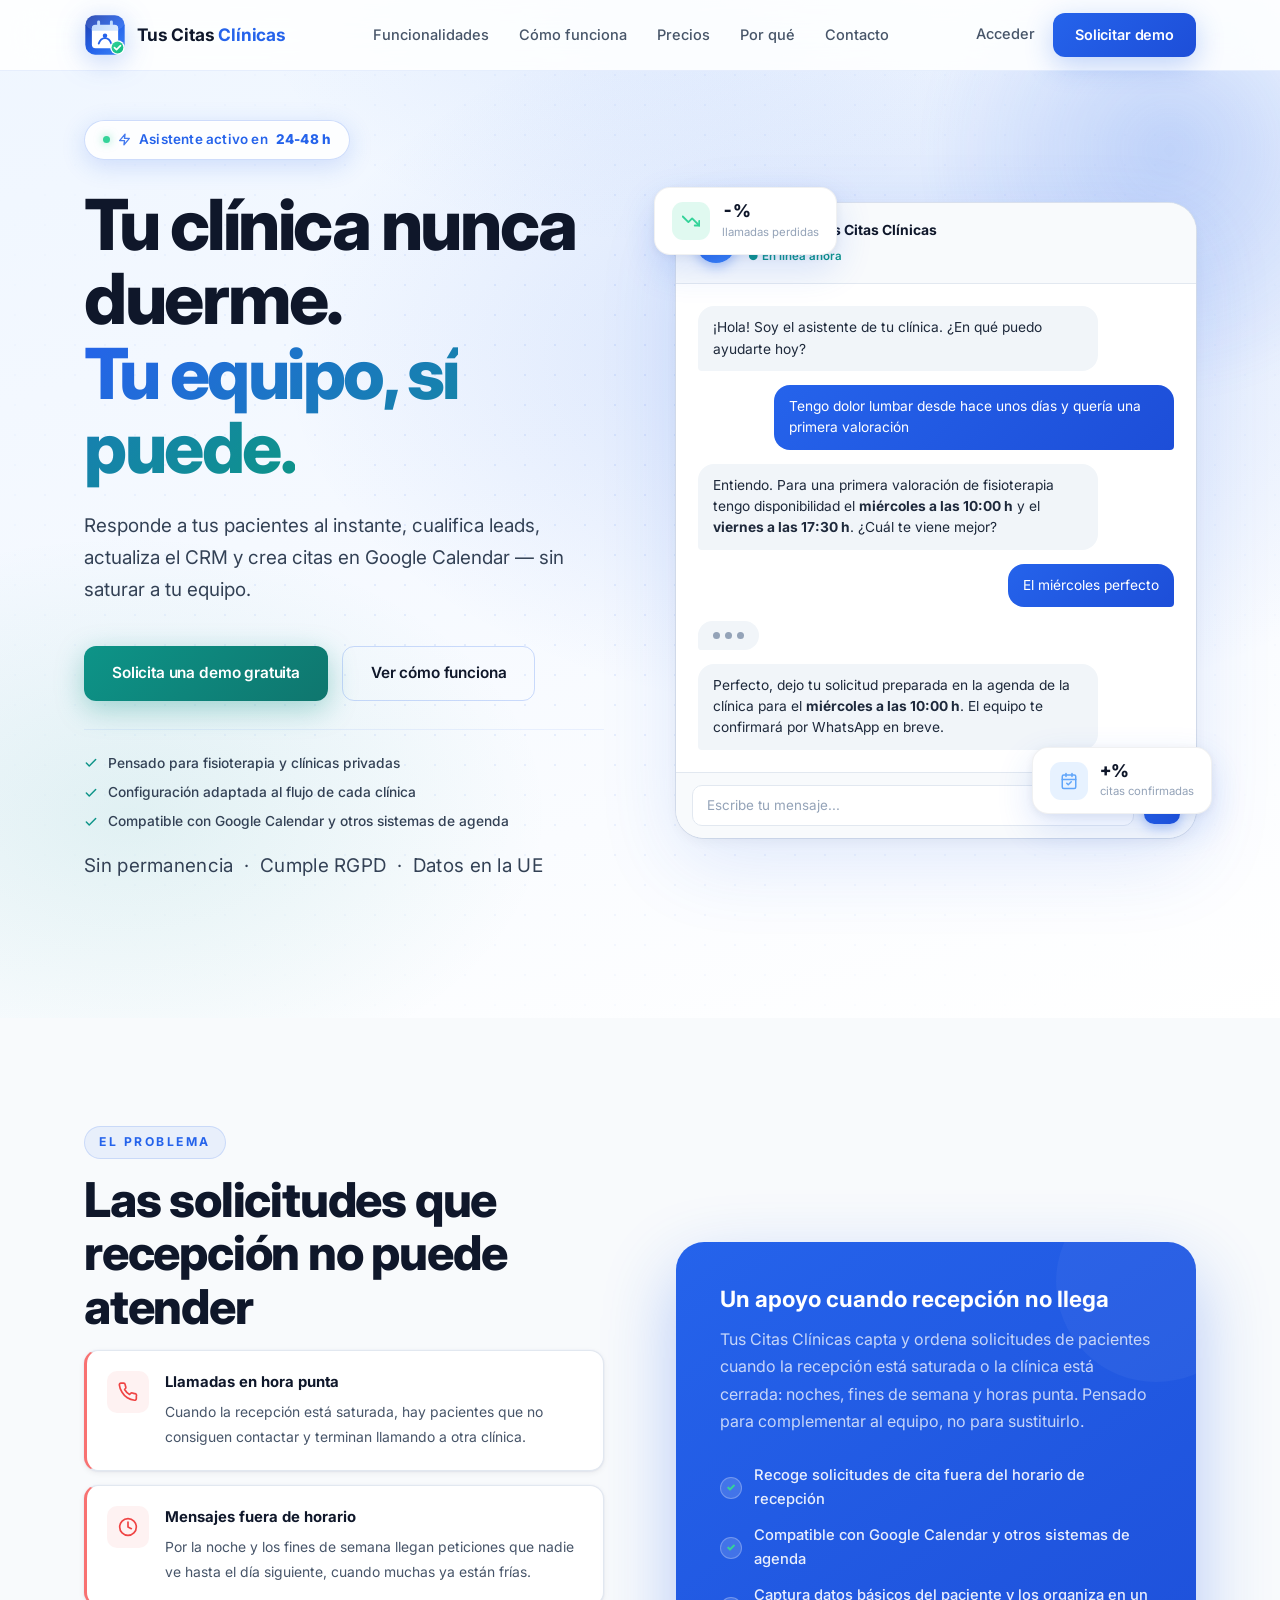
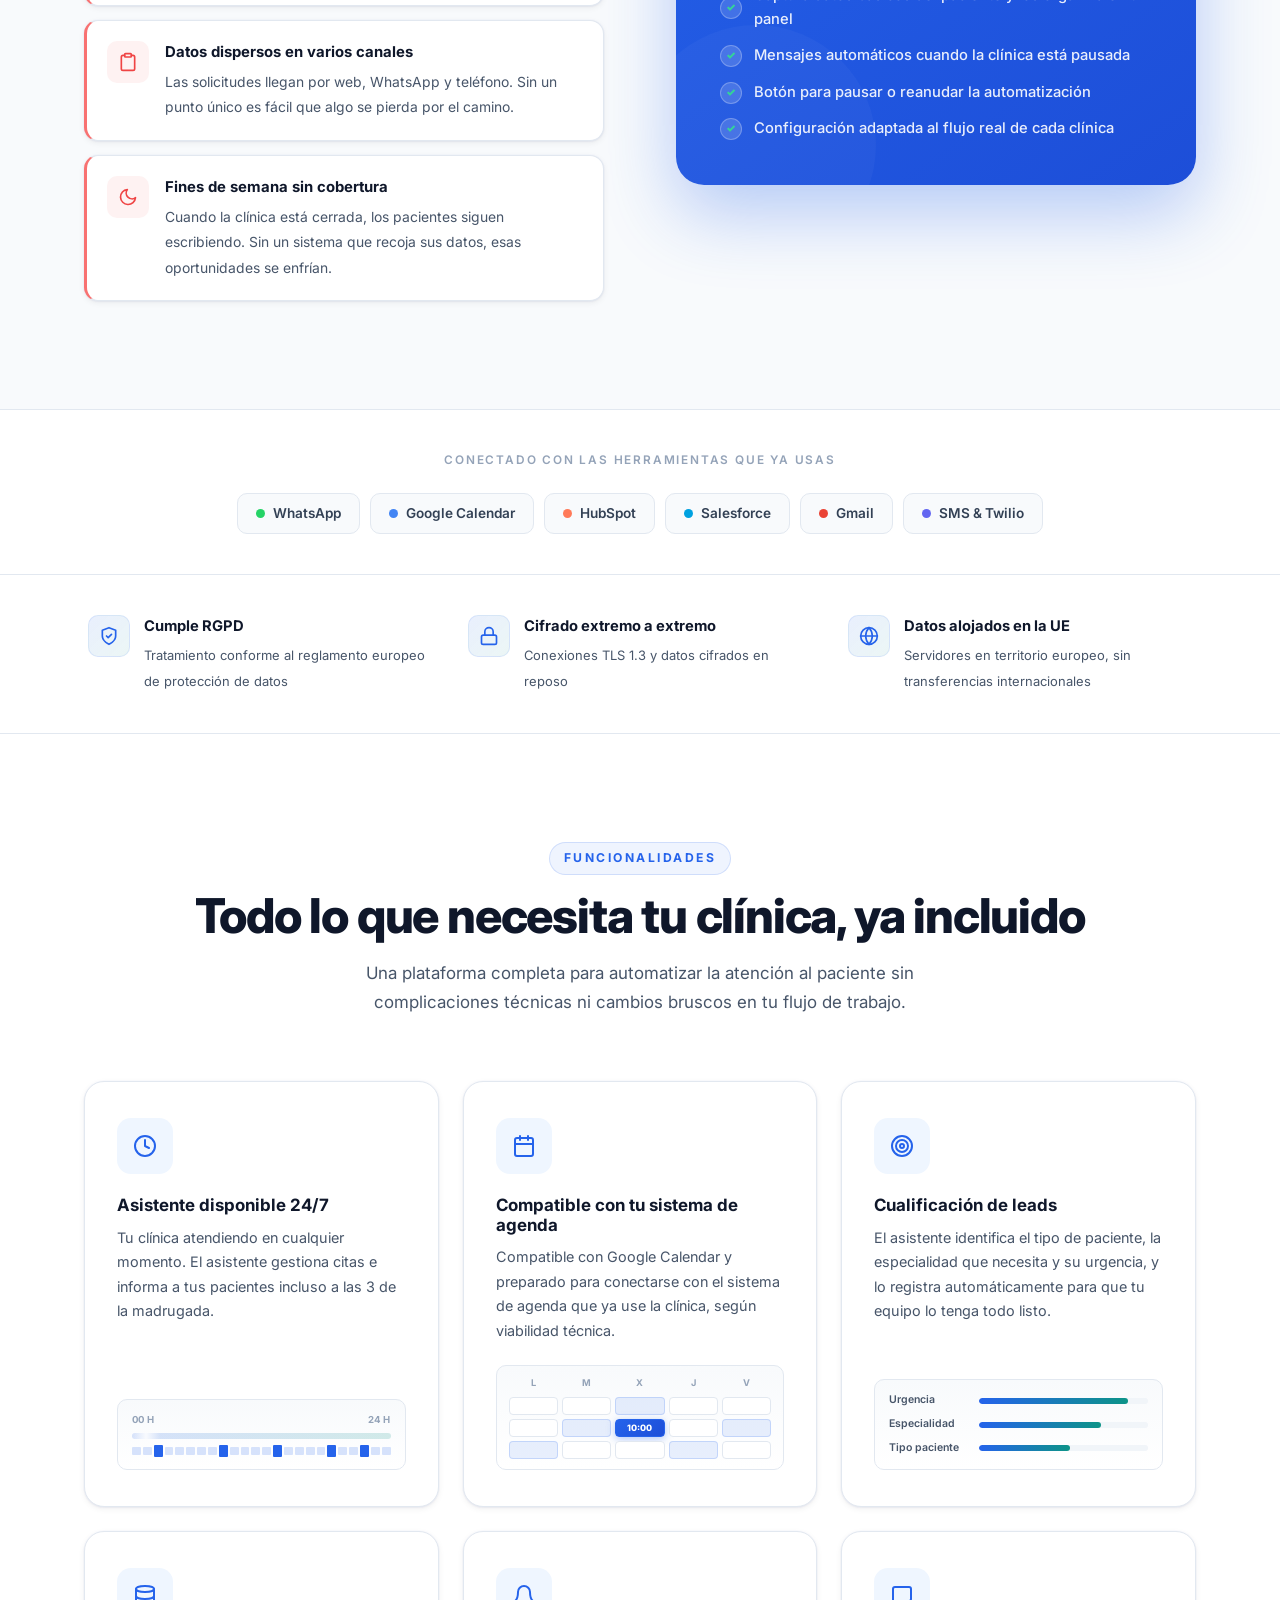
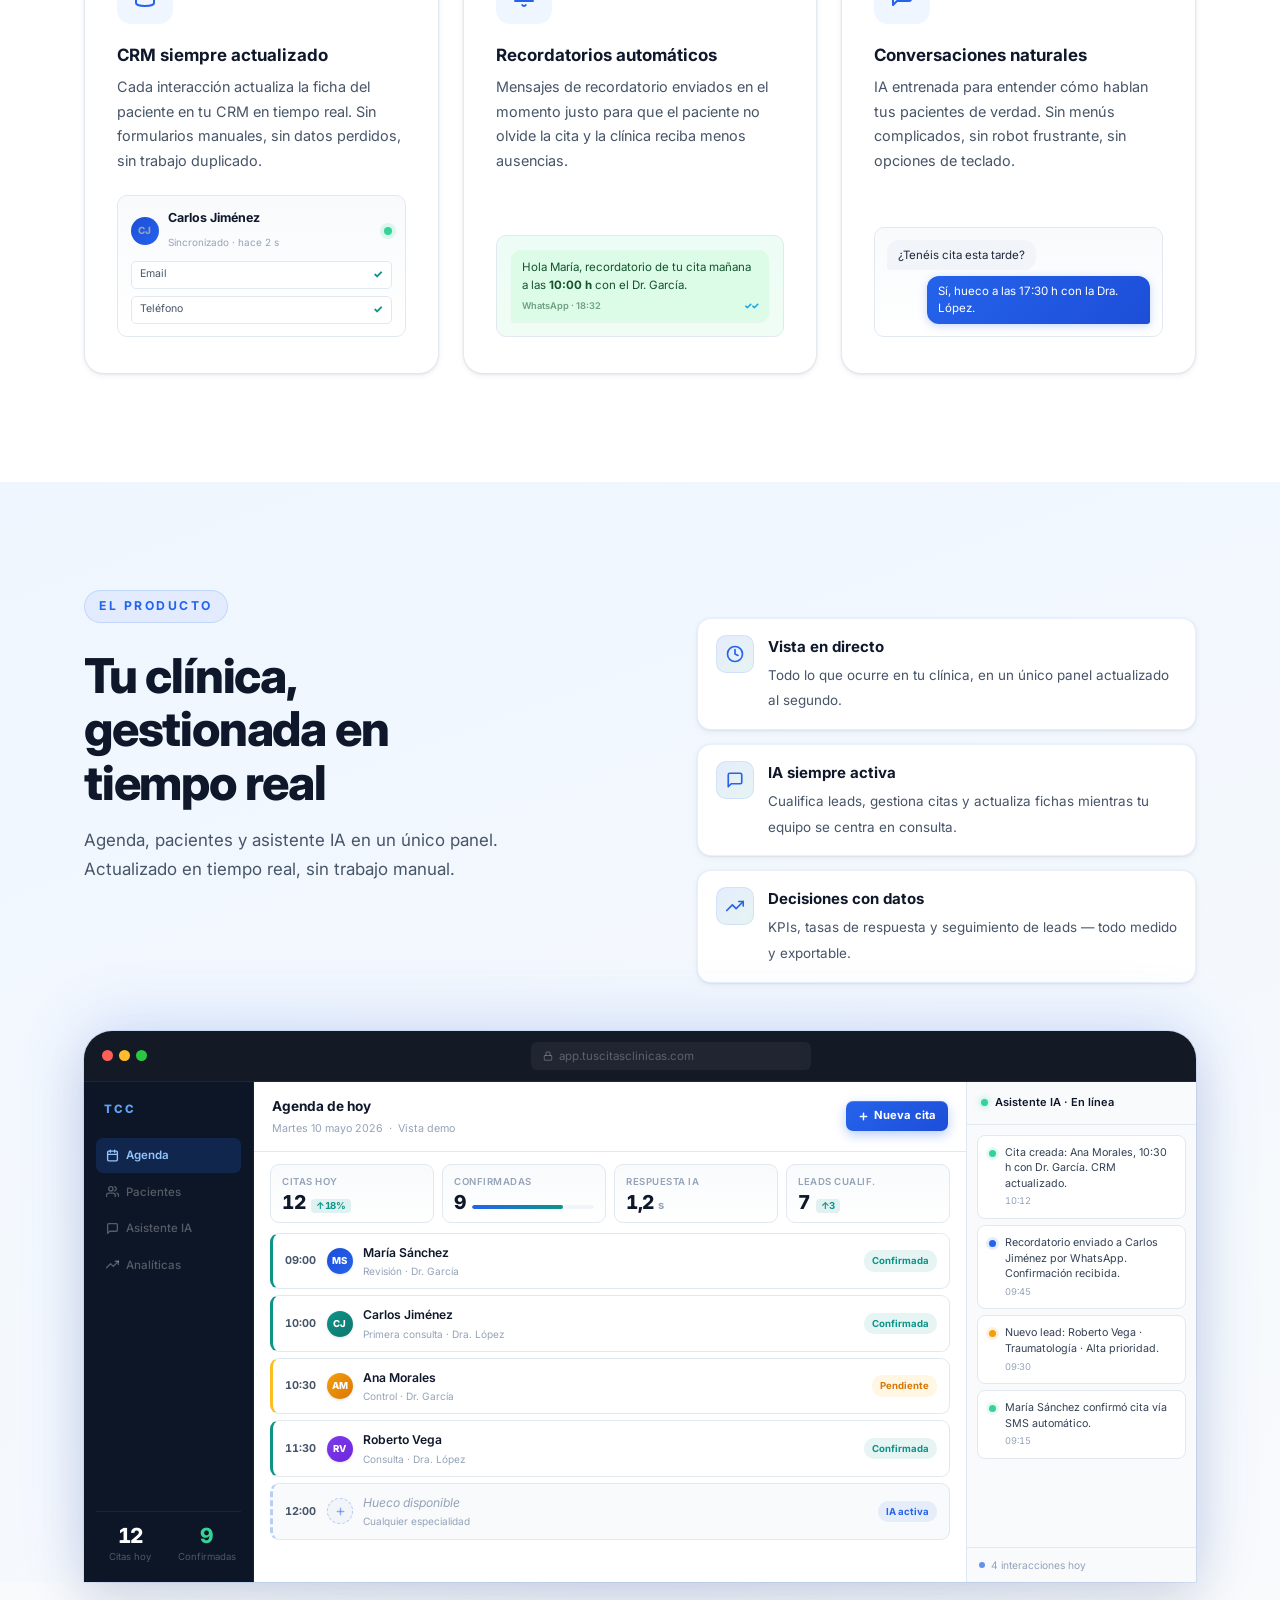
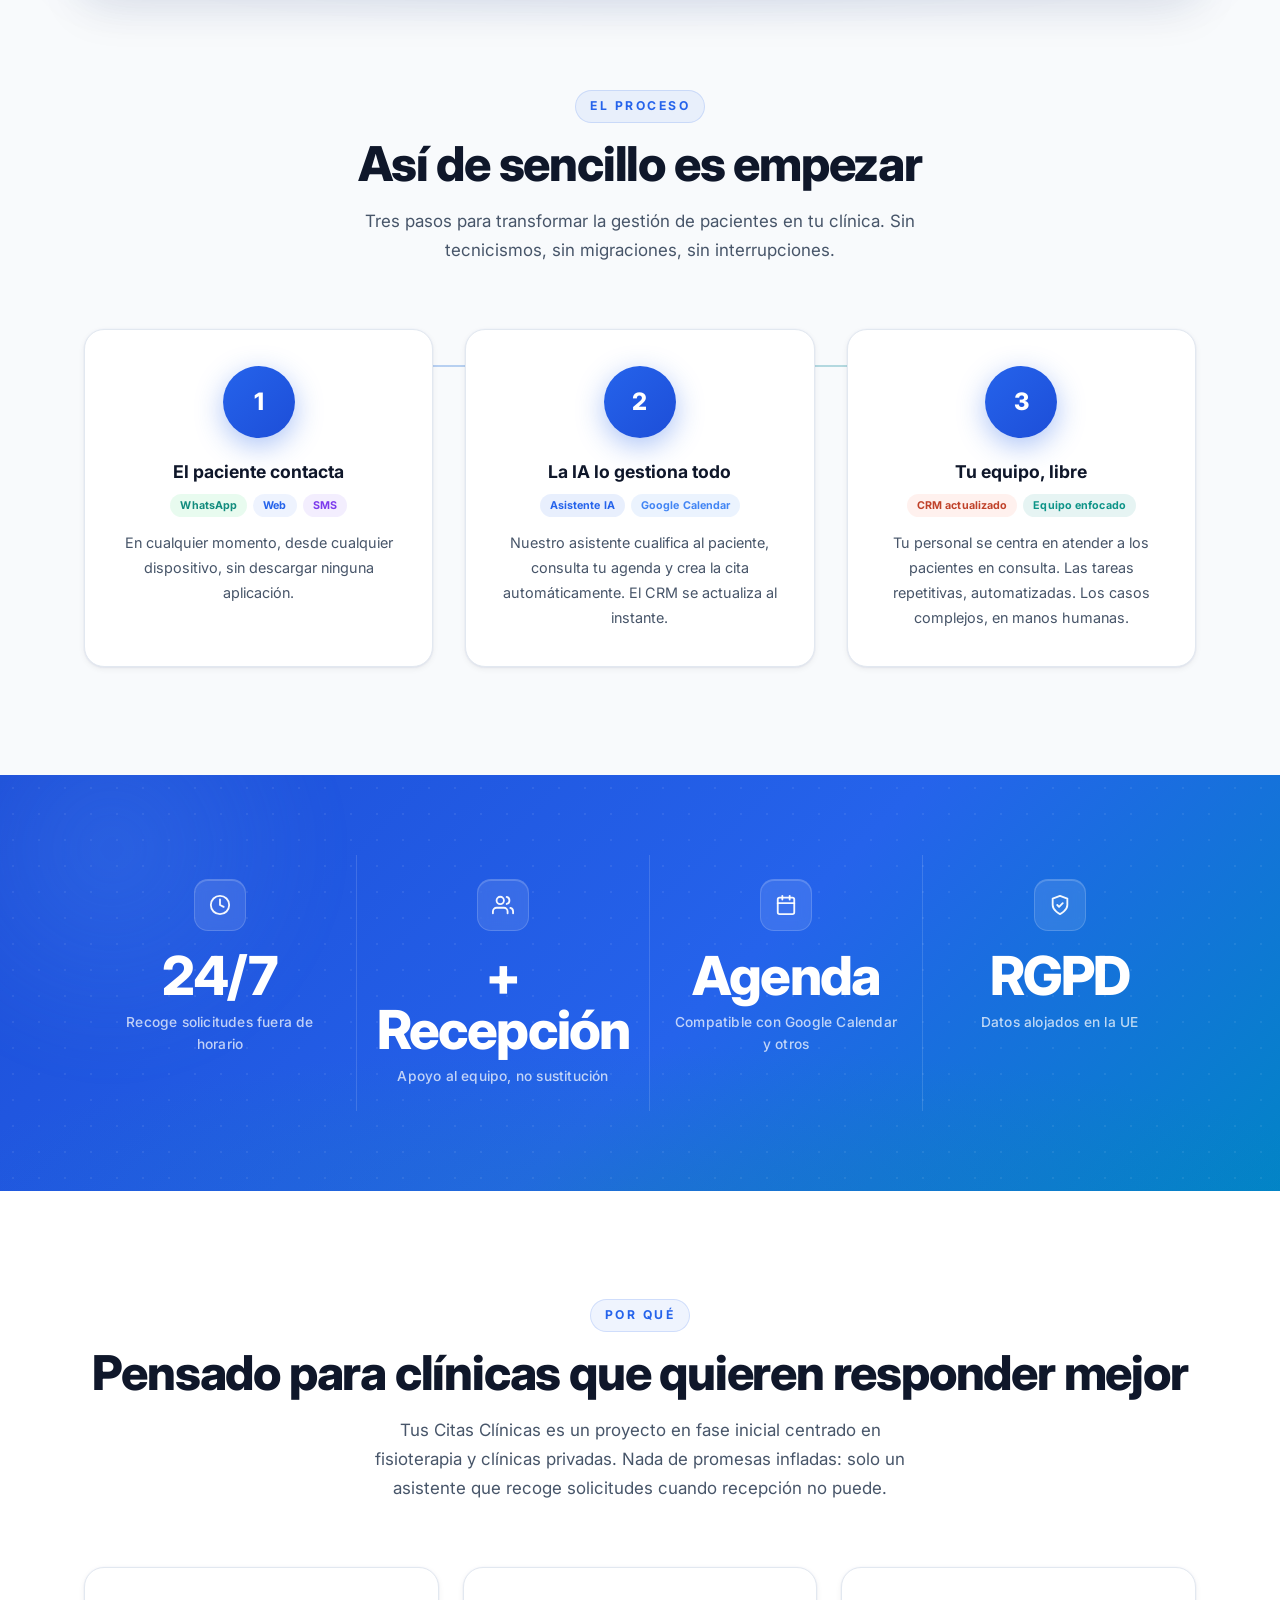
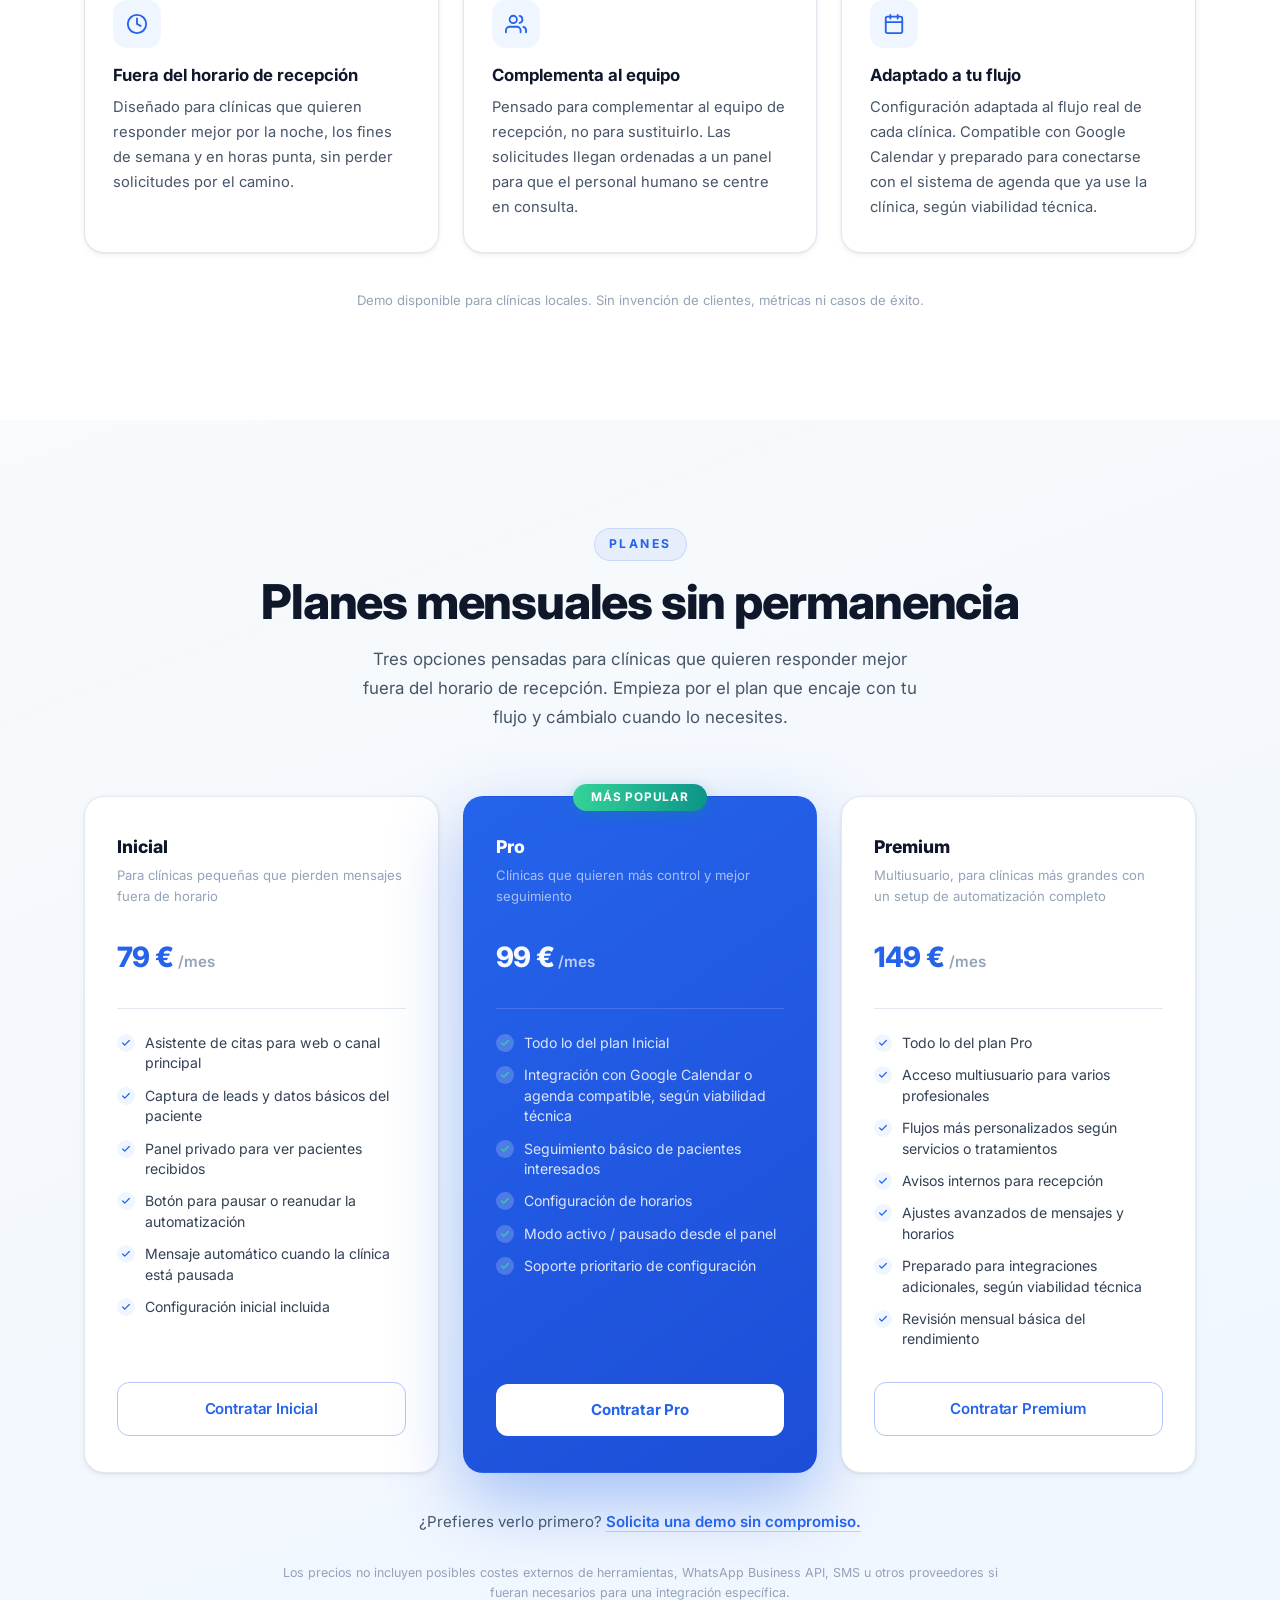
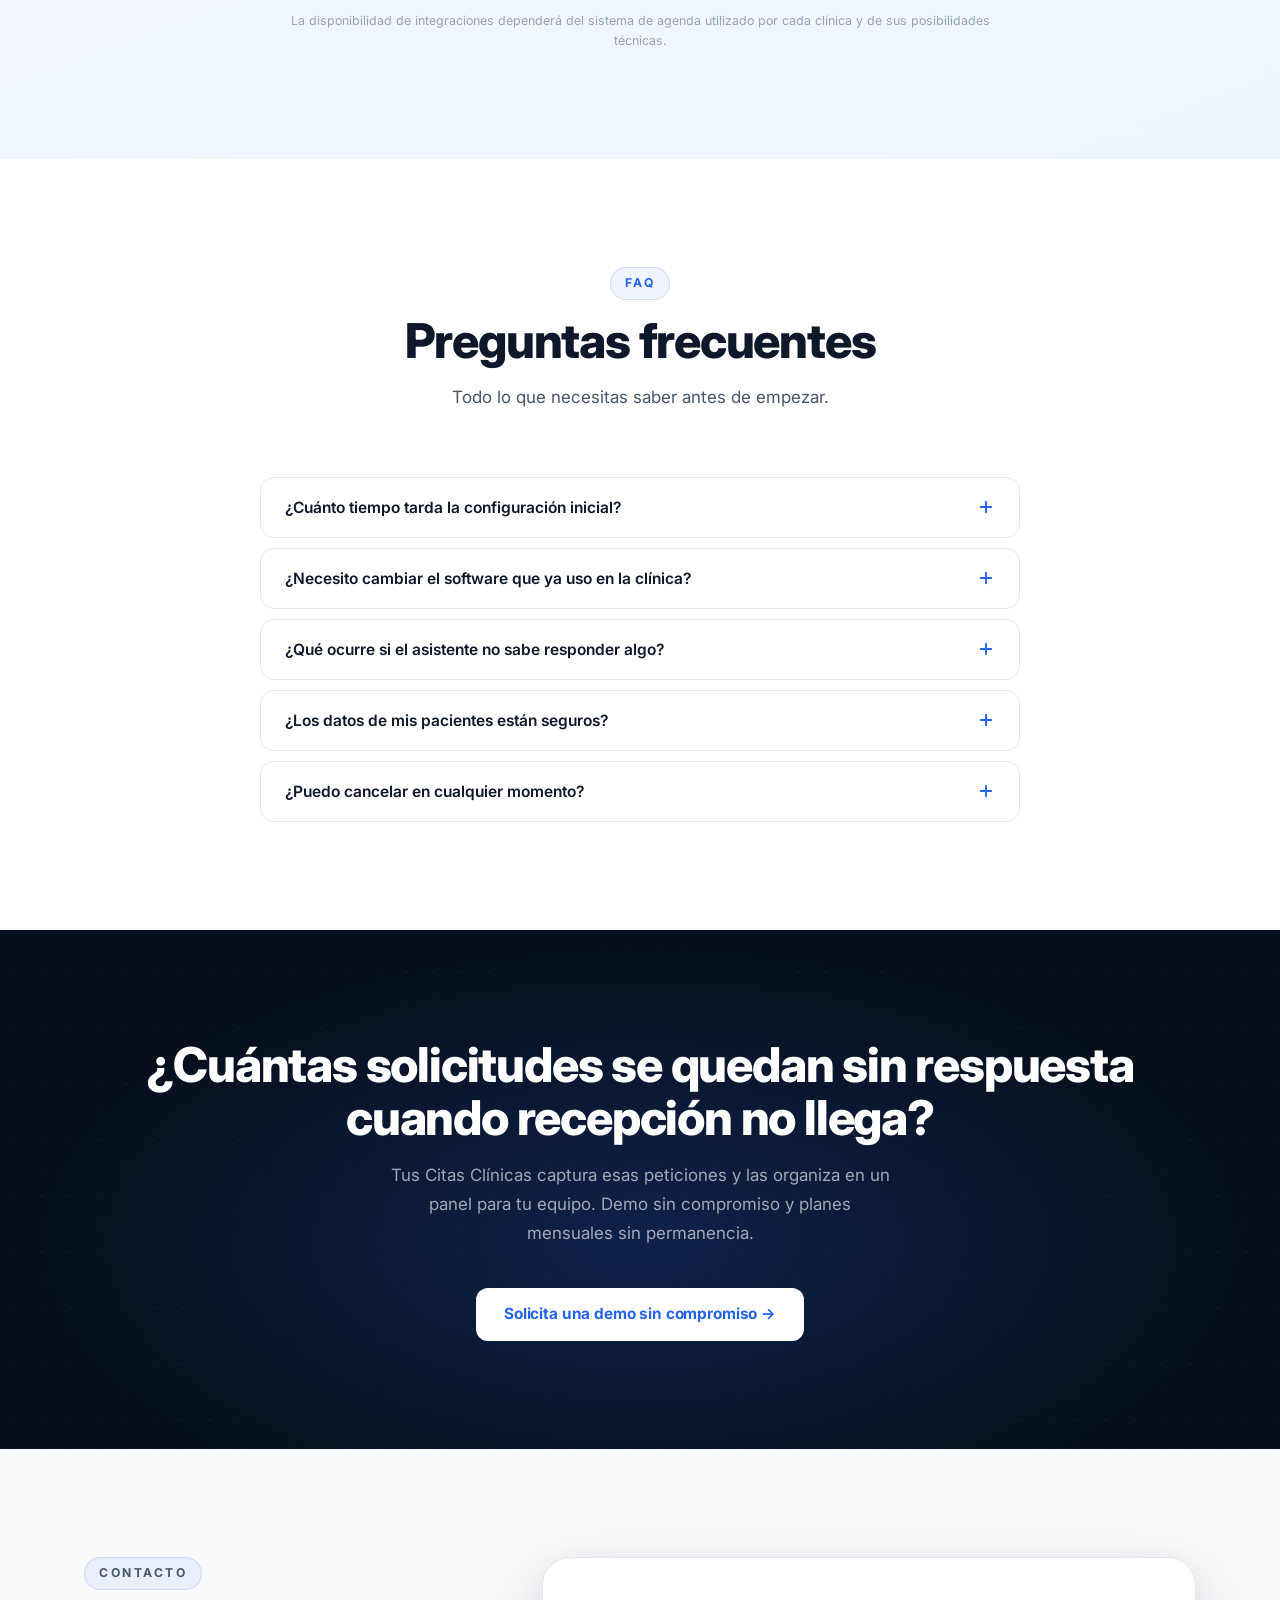
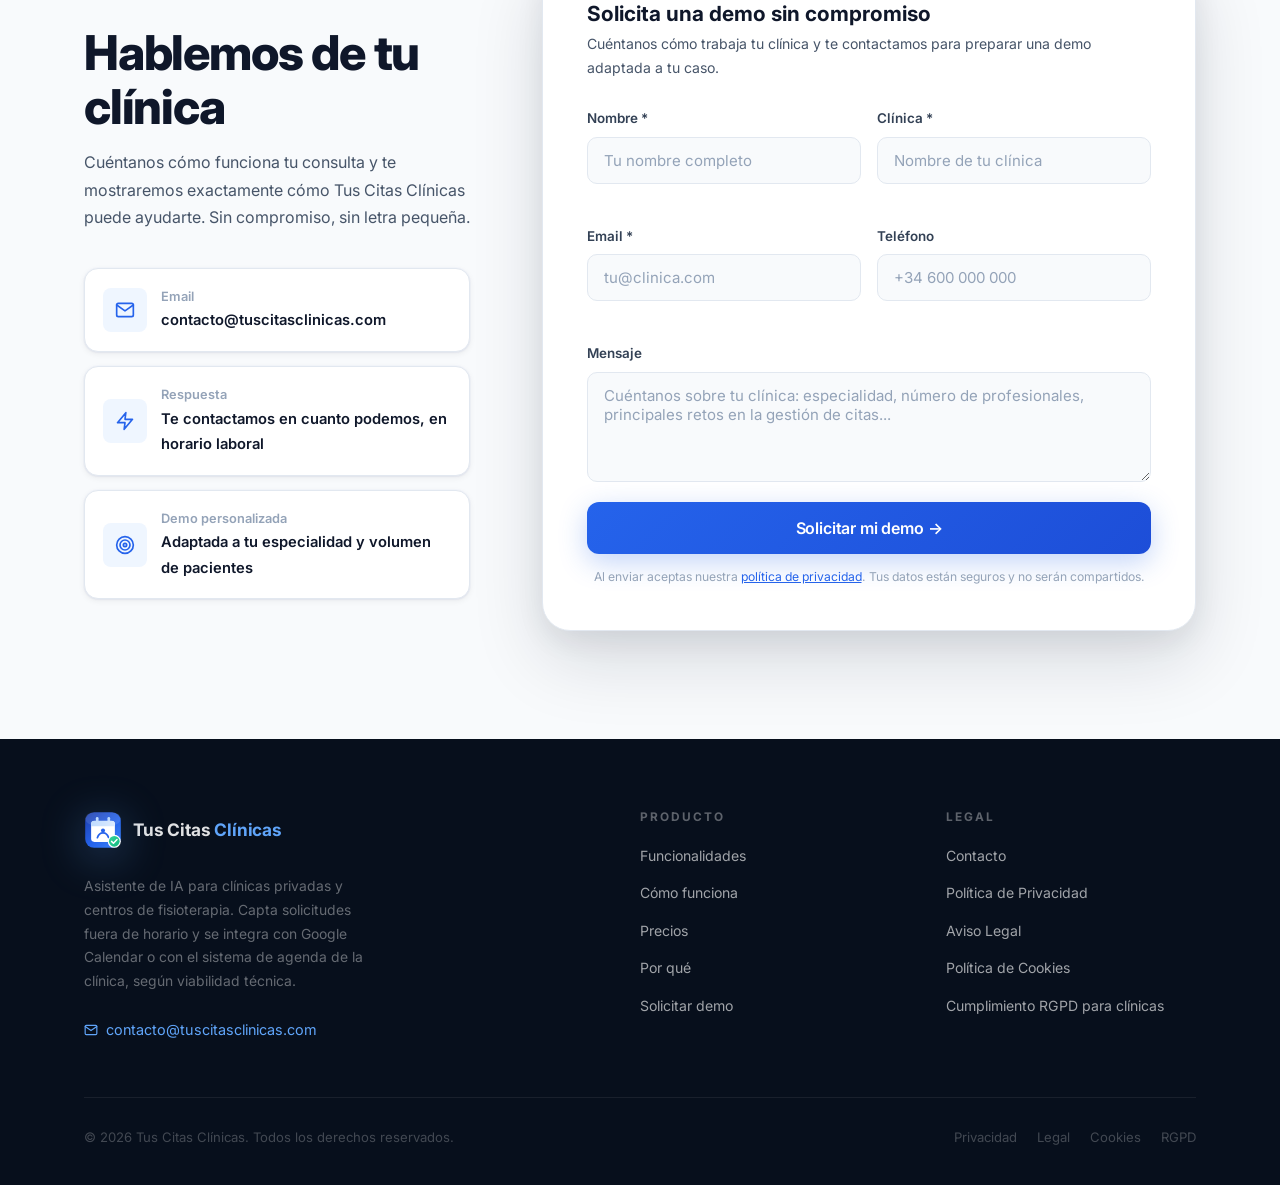
<file: index.html>
<!DOCTYPE html>
<html lang="es">
<head>
  <meta charset="UTF-8" />
  <meta name="viewport" content="width=device-width, initial-scale=1.0, viewport-fit=cover" />
  <meta name="theme-color" content="#2563EB" />
  <title>Tus Citas Clínicas | Automatización con IA para clínicas</title>
  <meta name="description" content="Asistente de IA para clínicas que capta solicitudes fuera de horario, organiza leads y se integra con Google Calendar o con el sistema de agenda que ya use la clínica." />
  <link rel="icon" href="assets/favicon.svg" type="image/svg+xml">
  <link rel="apple-touch-icon" href="assets/favicon.svg">
  <link rel="preconnect" href="https://fonts.googleapis.com">
  <link rel="preconnect" href="https://fonts.gstatic.com" crossorigin>
  <link href="https://fonts.googleapis.com/css2?family=Inter:wght@400;500;600;700;800&display=swap" rel="stylesheet">
  <link rel="stylesheet" href="styles.css" />
</head>
<body>

  <!-- NAV -->
  <nav id="navbar">
    <div class="container">
      <div class="nav-inner">
        <a href="#hero" class="nav-logo" aria-label="Tus Citas Clínicas - Inicio">
          <img src="assets/favicon.svg" alt="" class="brand-icon" width="42" height="42">
          <span class="brand-text">Tus Citas <span class="logo-accent">Clínicas</span></span>
        </a>
        <ul class="nav-links">
          <li><a href="#funcionalidades">Funcionalidades</a></li>
          <li><a href="#como-funciona">Cómo funciona</a></li>
          <li><a href="#precios">Precios</a></li>
          <li><a href="#confianza">Por qué</a></li>
          <li><a href="#contacto">Contacto</a></li>
        </ul>
        <div class="nav-cta">
          <a href="https://app.tuscitasclinicas.com/login" class="nav-login" rel="noopener">Acceder</a>
          <a href="#contacto" class="btn btn-primary">Solicitar demo</a>
        </div>
        <div class="hamburger" id="hamburger" onclick="toggleMenu()">
          <span></span><span></span><span></span>
        </div>
      </div>
    </div>
    <div class="mobile-menu" id="mobileMenu">
      <a href="#funcionalidades" onclick="toggleMenu()">Funcionalidades</a>
      <a href="#como-funciona" onclick="toggleMenu()">Cómo funciona</a>
      <a href="#precios" onclick="toggleMenu()">Precios</a>
      <a href="#confianza" onclick="toggleMenu()">Por qué</a>
      <a href="#contacto" onclick="toggleMenu()">Contacto</a>
      <a href="https://app.tuscitasclinicas.com/login" class="nav-login" rel="noopener" onclick="toggleMenu()">Acceder</a>
      <a href="#contacto" class="btn btn-primary" onclick="toggleMenu()">Solicitar demo</a>
    </div>
  </nav>

  <!-- HERO -->
  <section id="hero">
    <div class="container">
      <div class="hero-grid">
        <div class="hero-text">
          <div class="hero-badge">
            <span class="badge badge-hero">
              <span class="badge-dot"></span>
              <svg width="13" height="13" viewBox="0 0 24 24" fill="none" stroke="currentColor" stroke-width="2.5" stroke-linecap="round" stroke-linejoin="round" style="opacity:.85"><path d="M13 2L3 14h9l-1 8 10-12h-9l1-8z"/></svg>
              Asistente activo en <strong style="font-weight:800">24-48&nbsp;h</strong>
            </span>
          </div>
          <h1>Tu clínica nunca duerme.<br><span class="gradient-text">Tu equipo, sí puede.</span></h1>
          <p>Responde a tus pacientes al instante, cualifica leads, actualiza el CRM y crea citas en Google Calendar — sin saturar a tu equipo.</p>
          <div class="hero-btns">
            <a href="#contacto" class="btn btn-mint">Solicita una demo gratuita</a>
            <a href="#como-funciona" class="btn btn-ghost">Ver cómo funciona</a>
          </div>
          <div class="hero-trust hero-trust-honest">
            <div class="trust-points">
              <span class="trust-point">
                <svg width="14" height="14" viewBox="0 0 24 24" fill="none" stroke="currentColor" stroke-width="2.5" stroke-linecap="round" stroke-linejoin="round"><polyline points="20 6 9 17 4 12"/></svg>
                Pensado para fisioterapia y clínicas privadas
              </span>
              <span class="trust-point">
                <svg width="14" height="14" viewBox="0 0 24 24" fill="none" stroke="currentColor" stroke-width="2.5" stroke-linecap="round" stroke-linejoin="round"><polyline points="20 6 9 17 4 12"/></svg>
                Configuración adaptada al flujo de cada clínica
              </span>
              <span class="trust-point">
                <svg width="14" height="14" viewBox="0 0 24 24" fill="none" stroke="currentColor" stroke-width="2.5" stroke-linecap="round" stroke-linejoin="round"><polyline points="20 6 9 17 4 12"/></svg>
                Compatible con Google Calendar y otros sistemas de agenda
              </span>
            </div>
          </div>
          <p class="hero-note">Sin permanencia &nbsp;·&nbsp; Cumple RGPD &nbsp;·&nbsp; Datos en la UE</p>
        </div>

        <div class="hero-visual">
          <!-- Floating badge 1 -->
          <div class="hero-float-badge hero-float-badge-1">
            <div class="float-icon" style="background:rgba(52,211,153,0.15);">
              <svg width="18" height="18" viewBox="0 0 24 24" fill="none" stroke="#34D399" stroke-width="2.5" stroke-linecap="round" stroke-linejoin="round"><polyline points="23 18 13.5 8.5 8.5 13.5 1 6"/><polyline points="17 18 23 18 23 12"/></svg>
            </div>
            <div>
              <strong>-%</strong>
              <span>llamadas perdidas</span>
            </div>
          </div>

          <!-- Chat mockup -->
          <div class="chat-mockup">
            <div class="chat-header">
              <div class="chat-avatar">AI</div>
              <div class="chat-header-info">
                <strong>Asistente Tus Citas Clínicas</strong>
                <span>● En línea ahora</span>
              </div>
            </div>
            <div class="chat-body">
              <div class="msg msg-bot">¡Hola! Soy el asistente de tu clínica. ¿En qué puedo ayudarte hoy?</div>
              <div class="msg msg-user">Tengo dolor lumbar desde hace unos días y quería una primera valoración</div>
              <div class="msg msg-bot">Entiendo. Para una primera valoración de fisioterapia tengo disponibilidad el <strong>miércoles a las 10:00 h</strong> y el <strong>viernes a las 17:30 h</strong>. ¿Cuál te viene mejor?</div>
              <div class="msg msg-user">El miércoles perfecto</div>
              <div class="typing-bubble"><span></span><span></span><span></span></div>
              <div class="msg msg-bot">Perfecto, dejo tu solicitud preparada en la agenda de la clínica para el <strong>miércoles a las 10:00 h</strong>. El equipo te confirmará por WhatsApp en breve.</div>
            </div>
            <div class="chat-input">
              <div class="chat-input-field">Escribe tu mensaje...</div>
              <div class="chat-send">
                <svg width="15" height="15" viewBox="0 0 24 24" fill="none" stroke="white" stroke-width="2.5" stroke-linecap="round" stroke-linejoin="round"><line x1="22" y1="2" x2="11" y2="13"/><polygon points="22 2 15 22 11 13 2 9 22 2"/></svg>
              </div>
            </div>
          </div>

          <!-- Floating badge 2 -->
          <div class="hero-float-badge hero-float-badge-2">
            <div class="float-icon" style="background:rgba(96,165,250,0.15);">
              <svg width="18" height="18" viewBox="0 0 24 24" fill="none" stroke="#60A5FA" stroke-width="2" stroke-linecap="round" stroke-linejoin="round"><rect x="3" y="4" width="18" height="18" rx="2" ry="2"/><line x1="16" y1="2" x2="16" y2="6"/><line x1="8" y1="2" x2="8" y2="6"/><line x1="3" y1="10" x2="21" y2="10"/><polyline points="9 15 11 17 15 13"/></svg>
            </div>
            <div>
              <strong>+%</strong>
              <span>citas confirmadas</span>
            </div>
          </div>
        </div>
      </div>
    </div>
  </section>

  <!-- PROBLEMA -->
  <section id="problema">
    <div class="container">
      <div class="problema-grid">
        <div>
          <p class="section-label">El problema</p>
          <h2 class="section-title">Las solicitudes que recepción no puede atender</h2>
          <ul class="pain-list">
            <li class="pain-item fade-up">
              <div class="pain-icon">
                <svg width="20" height="20" viewBox="0 0 24 24" fill="none" stroke="currentColor" stroke-width="2" stroke-linecap="round" stroke-linejoin="round"><path d="M22 16.92v3a2 2 0 0 1-2.18 2 19.79 19.79 0 0 1-8.63-3.07A19.5 19.5 0 0 1 4.69 12 19.79 19.79 0 0 1 1.61 3.53a2 2 0 0 1 1.99-2.18h3a2 2 0 0 1 2 1.72c.127.96.361 1.903.7 2.81a2 2 0 0 1-.45 2.11L7.91 8.96a16 16 0 0 0 6 6l1.27-1.27a2 2 0 0 1 2.11-.45c.907.339 1.85.573 2.81.7A2 2 0 0 1 22 16.92z"/></svg>
              </div>
              <div>
                <strong>Llamadas en hora punta</strong>
                <span>Cuando la recepción está saturada, hay pacientes que no consiguen contactar y terminan llamando a otra clínica.</span>
              </div>
            </li>
            <li class="pain-item fade-up">
              <div class="pain-icon">
                <svg width="20" height="20" viewBox="0 0 24 24" fill="none" stroke="currentColor" stroke-width="2" stroke-linecap="round" stroke-linejoin="round"><circle cx="12" cy="12" r="10"/><polyline points="12 6 12 12 16 14"/></svg>
              </div>
              <div>
                <strong>Mensajes fuera de horario</strong>
                <span>Por la noche y los fines de semana llegan peticiones que nadie ve hasta el día siguiente, cuando muchas ya están frías.</span>
              </div>
            </li>
            <li class="pain-item fade-up">
              <div class="pain-icon">
                <svg width="20" height="20" viewBox="0 0 24 24" fill="none" stroke="currentColor" stroke-width="2" stroke-linecap="round" stroke-linejoin="round"><path d="M16 4h2a2 2 0 0 1 2 2v14a2 2 0 0 1-2 2H6a2 2 0 0 1-2-2V6a2 2 0 0 1 2-2h2"/><rect x="8" y="2" width="8" height="4" rx="1" ry="1"/></svg>
              </div>
              <div>
                <strong>Datos dispersos en varios canales</strong>
                <span>Las solicitudes llegan por web, WhatsApp y teléfono. Sin un punto único es fácil que algo se pierda por el camino.</span>
              </div>
            </li>
            <li class="pain-item fade-up">
              <div class="pain-icon">
                <svg width="20" height="20" viewBox="0 0 24 24" fill="none" stroke="currentColor" stroke-width="2" stroke-linecap="round" stroke-linejoin="round"><path d="M21 12.79A9 9 0 1 1 11.21 3 7 7 0 0 0 21 12.79z"/></svg>
              </div>
              <div>
                <strong>Fines de semana sin cobertura</strong>
                <span>Cuando la clínica está cerrada, los pacientes siguen escribiendo. Sin un sistema que recoja sus datos, esas oportunidades se enfrían.</span>
              </div>
            </li>
          </ul>
        </div>
        <div class="fade-up">
          <div class="solution-box">
            <h3>Un apoyo cuando recepción no llega</h3>
            <p>Tus Citas Clínicas capta y ordena solicitudes de pacientes cuando la recepción está saturada o la clínica está cerrada: noches, fines de semana y horas punta. Pensado para complementar al equipo, no para sustituirlo.</p>
            <ul class="solution-points">
              <li><span class="check">✓</span> Recoge solicitudes de cita fuera del horario de recepción</li>
              <li><span class="check">✓</span> Compatible con Google Calendar y otros sistemas de agenda</li>
              <li><span class="check">✓</span> Captura datos básicos del paciente y los organiza en un panel</li>
              <li><span class="check">✓</span> Mensajes automáticos cuando la clínica está pausada</li>
              <li><span class="check">✓</span> Botón para pausar o reanudar la automatización</li>
              <li><span class="check">✓</span> Configuración adaptada al flujo real de cada clínica</li>
            </ul>
          </div>
        </div>
      </div>
    </div>
  </section>

  <!-- INTEGRACIONES -->
  <div id="integraciones">
    <div class="container">
      <p class="integ-label">Conectado con las herramientas que ya usas</p>
      <div class="integ-grid">
        <div class="integ-chip">
          <span class="integ-dot" style="background:#25D366"></span>
          WhatsApp
        </div>
        <div class="integ-chip">
          <span class="integ-dot" style="background:#4285F4"></span>
          Google Calendar
        </div>
        <div class="integ-chip">
          <span class="integ-dot" style="background:#FF7A59"></span>
          HubSpot
        </div>
        <div class="integ-chip">
          <span class="integ-dot" style="background:#00A1E0"></span>
          Salesforce
        </div>
        <div class="integ-chip">
          <span class="integ-dot" style="background:#EA4335"></span>
          Gmail
        </div>
        <div class="integ-chip">
          <span class="integ-dot" style="background:#6366F1"></span>
          SMS &amp; Twilio
        </div>
      </div>
    </div>
  </div>

  <!-- COMPLIANCE / TRUST -->
  <div id="compliance">
    <div class="container">
      <div class="compliance-grid">
        <div class="compliance-item">
          <div class="compliance-icon">
            <svg width="20" height="20" viewBox="0 0 24 24" fill="none" stroke="currentColor" stroke-width="2" stroke-linecap="round" stroke-linejoin="round"><path d="M12 22s8-4 8-10V5l-8-3-8 3v7c0 6 8 10 8 10z"/><polyline points="9 12 11 14 15 10"/></svg>
          </div>
          <div class="compliance-text">
            <strong>Cumple RGPD</strong>
            <span>Tratamiento conforme al reglamento europeo de protección de datos</span>
          </div>
        </div>
        <div class="compliance-item">
          <div class="compliance-icon">
            <svg width="20" height="20" viewBox="0 0 24 24" fill="none" stroke="currentColor" stroke-width="2" stroke-linecap="round" stroke-linejoin="round"><rect x="3" y="11" width="18" height="11" rx="2"/><path d="M7 11V7a5 5 0 0 1 10 0v4"/></svg>
          </div>
          <div class="compliance-text">
            <strong>Cifrado extremo a extremo</strong>
            <span>Conexiones TLS 1.3 y datos cifrados en reposo</span>
          </div>
        </div>
        <div class="compliance-item">
          <div class="compliance-icon">
            <svg width="20" height="20" viewBox="0 0 24 24" fill="none" stroke="currentColor" stroke-width="2" stroke-linecap="round" stroke-linejoin="round"><circle cx="12" cy="12" r="10"/><line x1="2" y1="12" x2="22" y2="12"/><path d="M12 2a15.3 15.3 0 0 1 4 10 15.3 15.3 0 0 1-4 10 15.3 15.3 0 0 1-4-10 15.3 15.3 0 0 1 4-10z"/></svg>
          </div>
          <div class="compliance-text">
            <strong>Datos alojados en la UE</strong>
            <span>Servidores en territorio europeo, sin transferencias internacionales</span>
          </div>
        </div>
      </div>
    </div>
  </div>

  <!-- FUNCIONALIDADES -->
  <section id="funcionalidades">
    <div class="container">
      <div class="section-header centered">
        <p class="section-label">Funcionalidades</p>
        <h2 class="section-title">Todo lo que necesita tu clínica, ya incluido</h2>
        <p class="section-subtitle">Una plataforma completa para automatizar la atención al paciente sin complicaciones técnicas ni cambios bruscos en tu flujo de trabajo.</p>
      </div>
      <div class="features-grid">
        <div class="feature-card fade-up">
          <div class="feature-icon">
            <svg width="24" height="24" viewBox="0 0 24 24" fill="none" stroke="currentColor" stroke-width="2" stroke-linecap="round" stroke-linejoin="round"><circle cx="12" cy="12" r="10"/><polyline points="12 6 12 12 16 14"/></svg>
          </div>
          <h3>Asistente disponible 24/7</h3>
          <p>Tu clínica atendiendo en cualquier momento. El asistente gestiona citas e informa a tus pacientes incluso a las 3 de la madrugada.</p>
          <div class="feature-preview preview-247">
            <div class="preview-247-label"><span>00 h</span><span>24 h</span></div>
            <div class="preview-247-track">
              <span class="preview-247-pulse"></span>
            </div>
            <div class="preview-247-dots">
              <span></span><span></span><span></span><span></span><span></span><span></span><span></span><span></span><span></span><span></span><span></span><span></span><span></span><span></span><span></span><span></span><span></span><span></span><span></span><span></span><span></span><span></span><span></span><span></span>
            </div>
          </div>
        </div>
        <div class="feature-card fade-up">
          <div class="feature-icon">
            <svg width="24" height="24" viewBox="0 0 24 24" fill="none" stroke="currentColor" stroke-width="2" stroke-linecap="round" stroke-linejoin="round"><rect x="3" y="4" width="18" height="18" rx="2" ry="2"/><line x1="16" y1="2" x2="16" y2="6"/><line x1="8" y1="2" x2="8" y2="6"/><line x1="3" y1="10" x2="21" y2="10"/></svg>
          </div>
          <h3>Compatible con tu sistema de agenda</h3>
          <p>Compatible con Google Calendar y preparado para conectarse con el sistema de agenda que ya use la clínica, según viabilidad técnica.</p>
          <div class="feature-preview preview-cal">
            <div class="preview-cal-head">
              <span>L</span><span>M</span><span>X</span><span>J</span><span>V</span>
            </div>
            <div class="preview-cal-grid">
              <span></span><span></span><span class="cal-busy"></span><span></span><span></span>
              <span></span><span class="cal-busy"></span><span class="cal-active">10:00</span><span></span><span class="cal-busy"></span>
              <span class="cal-busy"></span><span></span><span></span><span class="cal-busy"></span><span></span>
            </div>
          </div>
        </div>
        <div class="feature-card fade-up">
          <div class="feature-icon">
            <svg width="24" height="24" viewBox="0 0 24 24" fill="none" stroke="currentColor" stroke-width="2" stroke-linecap="round" stroke-linejoin="round"><circle cx="12" cy="12" r="10"/><circle cx="12" cy="12" r="6"/><circle cx="12" cy="12" r="2"/></svg>
          </div>
          <h3>Cualificación de leads</h3>
          <p>El asistente identifica el tipo de paciente, la especialidad que necesita y su urgencia, y lo registra automáticamente para que tu equipo lo tenga todo listo.</p>
          <div class="feature-preview preview-lead">
            <div class="preview-lead-row"><span class="preview-lead-label">Urgencia</span><span class="preview-lead-bar"><span style="width:88%"></span></span></div>
            <div class="preview-lead-row"><span class="preview-lead-label">Especialidad</span><span class="preview-lead-bar"><span style="width:72%"></span></span></div>
            <div class="preview-lead-row"><span class="preview-lead-label">Tipo paciente</span><span class="preview-lead-bar"><span style="width:54%"></span></span></div>
          </div>
        </div>
        <div class="feature-card fade-up">
          <div class="feature-icon">
            <svg width="24" height="24" viewBox="0 0 24 24" fill="none" stroke="currentColor" stroke-width="2" stroke-linecap="round" stroke-linejoin="round"><ellipse cx="12" cy="5" rx="9" ry="3"/><path d="M21 12c0 1.66-4 3-9 3s-9-1.34-9-3"/><path d="M3 5v14c0 1.66 4 3 9 3s9-1.34 9-3V5"/></svg>
          </div>
          <h3>CRM siempre actualizado</h3>
          <p>Cada interacción actualiza la ficha del paciente en tu CRM en tiempo real. Sin formularios manuales, sin datos perdidos, sin trabajo duplicado.</p>
          <div class="feature-preview preview-crm">
            <div class="preview-crm-head">
              <span class="preview-crm-avatar" style="background:linear-gradient(135deg,#1D4ED8,#2563EB)">CJ</span>
              <div>
                <strong>Carlos Jiménez</strong>
                <span>Sincronizado · hace 2 s</span>
              </div>
              <span class="preview-crm-pulse"></span>
            </div>
            <div class="preview-crm-row"><span>Email</span><span class="ok">✓</span></div>
            <div class="preview-crm-row"><span>Teléfono</span><span class="ok">✓</span></div>
          </div>
        </div>
        <div class="feature-card fade-up">
          <div class="feature-icon">
            <svg width="24" height="24" viewBox="0 0 24 24" fill="none" stroke="currentColor" stroke-width="2" stroke-linecap="round" stroke-linejoin="round"><path d="M18 8A6 6 0 0 0 6 8c0 7-3 9-3 9h18s-3-2-3-9"/><path d="M13.73 21a2 2 0 0 1-3.46 0"/></svg>
          </div>
          <h3>Recordatorios automáticos</h3>
          <p>Mensajes de recordatorio enviados en el momento justo para que el paciente no olvide la cita y la clínica reciba menos ausencias.</p>
          <div class="feature-preview preview-rem">
            <div class="preview-rem-bubble">
              Hola María, recordatorio de tu cita mañana a las <strong>10:00&nbsp;h</strong> con el Dr. García.
              <div class="preview-rem-meta"><span>WhatsApp · 18:32</span><span class="check-mark">✓✓</span></div>
            </div>
          </div>
        </div>
        <div class="feature-card fade-up">
          <div class="feature-icon">
            <svg width="24" height="24" viewBox="0 0 24 24" fill="none" stroke="currentColor" stroke-width="2" stroke-linecap="round" stroke-linejoin="round"><path d="M21 15a2 2 0 0 1-2 2H7l-4 4V5a2 2 0 0 1 2-2h14a2 2 0 0 1 2 2z"/></svg>
          </div>
          <h3>Conversaciones naturales</h3>
          <p>IA entrenada para entender cómo hablan tus pacientes de verdad. Sin menús complicados, sin robot frustrante, sin opciones de teclado.</p>
          <div class="feature-preview preview-chat">
            <div class="preview-chat-msg msg-in">¿Tenéis cita esta tarde?</div>
            <div class="preview-chat-msg msg-out">Sí, hueco a las 17:30 h con la Dra. López.</div>
          </div>
        </div>
      </div>
    </div>
  </section>

  <!-- PRODUCTO -->
  <section id="producto">
    <div class="container">
      <div class="producto-intro">
        <div class="producto-intro-left fade-up">
          <p class="section-label producto-label">El producto</p>
          <h2 class="producto-title">Tu clínica, gestionada en tiempo real</h2>
          <p class="section-subtitle producto-sub">Agenda, pacientes y asistente IA en un único panel. Actualizado en tiempo real, sin trabajo manual.</p>
        </div>
        <div class="producto-intro-right fade-up">
          <div class="producto-feature">
            <div class="producto-feature-icon">
              <svg width="18" height="18" viewBox="0 0 24 24" fill="none" stroke="currentColor" stroke-width="2.2" stroke-linecap="round" stroke-linejoin="round"><circle cx="12" cy="12" r="10"/><polyline points="12 6 12 12 16 14"/></svg>
            </div>
            <div>
              <strong>Vista en directo</strong>
              <span>Todo lo que ocurre en tu clínica, en un único panel actualizado al segundo.</span>
            </div>
          </div>
          <div class="producto-feature">
            <div class="producto-feature-icon">
              <svg width="18" height="18" viewBox="0 0 24 24" fill="none" stroke="currentColor" stroke-width="2.2" stroke-linecap="round" stroke-linejoin="round"><path d="M21 15a2 2 0 0 1-2 2H7l-4 4V5a2 2 0 0 1 2-2h14a2 2 0 0 1 2 2z"/></svg>
            </div>
            <div>
              <strong>IA siempre activa</strong>
              <span>Cualifica leads, gestiona citas y actualiza fichas mientras tu equipo se centra en consulta.</span>
            </div>
          </div>
          <div class="producto-feature">
            <div class="producto-feature-icon">
              <svg width="18" height="18" viewBox="0 0 24 24" fill="none" stroke="currentColor" stroke-width="2.2" stroke-linecap="round" stroke-linejoin="round"><polyline points="23 6 13.5 15.5 8.5 10.5 1 18"/><polyline points="17 6 23 6 23 12"/></svg>
            </div>
            <div>
              <strong>Decisiones con datos</strong>
              <span>KPIs, tasas de respuesta y seguimiento de leads — todo medido y exportable.</span>
            </div>
          </div>
        </div>
      </div>
    </div>
    <div class="product-window-wrap">
      <div class="container">
        <div class="product-window">
          <div class="product-chrome">
            <div class="product-dots">
              <span class="dot dot-red"></span>
              <span class="dot dot-yellow"></span>
              <span class="dot dot-green-c"></span>
            </div>
            <div class="product-url">
              <svg width="10" height="10" viewBox="0 0 24 24" fill="none" stroke="currentColor" stroke-width="2.5" stroke-linecap="round" stroke-linejoin="round"><rect x="3" y="11" width="18" height="11" rx="2"/><path d="M7 11V7a5 5 0 0 1 10 0v4"/></svg>
              app.tuscitasclinicas.com
            </div>
          </div>
          <div class="product-dashboard">
            <div class="dash-sidebar">
              <div class="dash-brand">TCC</div>
              <div class="dash-nav">
                <div class="dash-nav-item dash-active">
                  <svg width="13" height="13" viewBox="0 0 24 24" fill="none" stroke="currentColor" stroke-width="2.5" stroke-linecap="round" stroke-linejoin="round"><rect x="3" y="4" width="18" height="18" rx="2"/><line x1="16" y1="2" x2="16" y2="6"/><line x1="8" y1="2" x2="8" y2="6"/><line x1="3" y1="10" x2="21" y2="10"/></svg>
                  Agenda
                </div>
                <div class="dash-nav-item">
                  <svg width="13" height="13" viewBox="0 0 24 24" fill="none" stroke="currentColor" stroke-width="2.5" stroke-linecap="round" stroke-linejoin="round"><path d="M17 21v-2a4 4 0 0 0-4-4H5a4 4 0 0 0-4 4v2"/><circle cx="9" cy="7" r="4"/><path d="M23 21v-2a4 4 0 0 0-3-3.87"/><path d="M16 3.13a4 4 0 0 1 0 7.75"/></svg>
                  Pacientes
                </div>
                <div class="dash-nav-item">
                  <svg width="13" height="13" viewBox="0 0 24 24" fill="none" stroke="currentColor" stroke-width="2.5" stroke-linecap="round" stroke-linejoin="round"><path d="M21 15a2 2 0 0 1-2 2H7l-4 4V5a2 2 0 0 1 2-2h14a2 2 0 0 1 2 2z"/></svg>
                  Asistente IA
                </div>
                <div class="dash-nav-item">
                  <svg width="13" height="13" viewBox="0 0 24 24" fill="none" stroke="currentColor" stroke-width="2.5" stroke-linecap="round" stroke-linejoin="round"><polyline points="23 6 13.5 15.5 8.5 10.5 1 18"/><polyline points="17 6 23 6 23 12"/></svg>
                  Analíticas
                </div>
              </div>
              <div class="dash-sidebar-stats">
                <div class="dash-mini-stat">
                  <div class="dash-mini-num">12</div>
                  <div class="dash-mini-label">Citas hoy</div>
                </div>
                <div class="dash-mini-stat">
                  <div class="dash-mini-num green-num">9</div>
                  <div class="dash-mini-label">Confirmadas</div>
                </div>
              </div>
            </div>
            <div class="dash-main">
              <div class="dash-main-header">
                <div>
                  <div class="dash-main-title">Agenda de hoy</div>
                  <div class="dash-main-date">Martes 10 mayo 2026 &nbsp;·&nbsp; Vista demo</div>
                </div>
                <div class="dash-new-btn">
                  <svg width="11" height="11" viewBox="0 0 24 24" fill="none" stroke="currentColor" stroke-width="3" stroke-linecap="round" stroke-linejoin="round"><line x1="12" y1="5" x2="12" y2="19"/><line x1="5" y1="12" x2="19" y2="12"/></svg>
                  Nueva cita
                </div>
              </div>
              <div class="dash-kpis">
                <div class="dash-kpi">
                  <div class="dash-kpi-label">Citas hoy</div>
                  <div class="dash-kpi-value">12<span class="dash-kpi-trend up">↑18%</span></div>
                </div>
                <div class="dash-kpi">
                  <div class="dash-kpi-label">Confirmadas</div>
                  <div class="dash-kpi-value">9<span class="dash-kpi-bar"><span style="width:75%"></span></span></div>
                </div>
                <div class="dash-kpi">
                  <div class="dash-kpi-label">Respuesta IA</div>
                  <div class="dash-kpi-value">1,2<span class="dash-kpi-unit">s</span></div>
                </div>
                <div class="dash-kpi">
                  <div class="dash-kpi-label">Leads cualif.</div>
                  <div class="dash-kpi-value">7<span class="dash-kpi-trend up">↑3</span></div>
                </div>
              </div>
              <div class="dash-appts">
                <div class="dash-appt appt-confirmed">
                  <div class="dash-appt-time">09:00</div>
                  <div class="dash-appt-avatar" style="background:linear-gradient(135deg,#1D4ED8,#2563EB)">MS</div>
                  <div class="dash-appt-info">
                    <div class="dash-appt-name">María Sánchez</div>
                    <div class="dash-appt-spec">Revisión · Dr. García</div>
                  </div>
                  <span class="dash-appt-status status-confirmed">Confirmada</span>
                </div>
                <div class="dash-appt appt-confirmed">
                  <div class="dash-appt-time">10:00</div>
                  <div class="dash-appt-avatar" style="background:linear-gradient(135deg,#0D9488,#0F766E)">CJ</div>
                  <div class="dash-appt-info">
                    <div class="dash-appt-name">Carlos Jiménez</div>
                    <div class="dash-appt-spec">Primera consulta · Dra. López</div>
                  </div>
                  <span class="dash-appt-status status-confirmed">Confirmada</span>
                </div>
                <div class="dash-appt appt-pending">
                  <div class="dash-appt-time">10:30</div>
                  <div class="dash-appt-avatar" style="background:linear-gradient(135deg,#F59E0B,#D97706)">AM</div>
                  <div class="dash-appt-info">
                    <div class="dash-appt-name">Ana Morales</div>
                    <div class="dash-appt-spec">Control · Dr. García</div>
                  </div>
                  <span class="dash-appt-status status-pending">Pendiente</span>
                </div>
                <div class="dash-appt appt-confirmed">
                  <div class="dash-appt-time">11:30</div>
                  <div class="dash-appt-avatar" style="background:linear-gradient(135deg,#7C3AED,#6D28D9)">RV</div>
                  <div class="dash-appt-info">
                    <div class="dash-appt-name">Roberto Vega</div>
                    <div class="dash-appt-spec">Consulta · Dra. López</div>
                  </div>
                  <span class="dash-appt-status status-confirmed">Confirmada</span>
                </div>
                <div class="dash-appt appt-available">
                  <div class="dash-appt-time">12:00</div>
                  <div class="dash-appt-avatar dash-avatar-empty">
                    <svg width="11" height="11" viewBox="0 0 24 24" fill="none" stroke="currentColor" stroke-width="3" stroke-linecap="round" stroke-linejoin="round"><line x1="12" y1="5" x2="12" y2="19"/><line x1="5" y1="12" x2="19" y2="12"/></svg>
                  </div>
                  <div class="dash-appt-info">
                    <div class="dash-appt-name dash-avail-name">Hueco disponible</div>
                    <div class="dash-appt-spec">Cualquier especialidad</div>
                  </div>
                  <span class="dash-appt-status status-ai">IA activa</span>
                </div>
              </div>
            </div>
            <div class="dash-ai-panel">
              <div class="dash-ai-header">
                <div class="dash-ai-dot"></div>
                Asistente IA · En línea
              </div>
              <div class="dash-ai-log">
                <div class="dash-ai-event">
                  <div class="dash-ai-event-dot dot-green"></div>
                  <div class="dash-ai-event-body">
                    <div class="dash-ai-text">Cita creada: Ana Morales, 10:30 h con Dr. García. CRM actualizado.</div>
                    <div class="dash-ai-time">10:12</div>
                  </div>
                </div>
                <div class="dash-ai-event">
                  <div class="dash-ai-event-dot dot-blue"></div>
                  <div class="dash-ai-event-body">
                    <div class="dash-ai-text">Recordatorio enviado a Carlos Jiménez por WhatsApp. Confirmación recibida.</div>
                    <div class="dash-ai-time">09:45</div>
                  </div>
                </div>
                <div class="dash-ai-event">
                  <div class="dash-ai-event-dot dot-amber"></div>
                  <div class="dash-ai-event-body">
                    <div class="dash-ai-text">Nuevo lead: Roberto Vega · Traumatología · Alta prioridad.</div>
                    <div class="dash-ai-time">09:30</div>
                  </div>
                </div>
                <div class="dash-ai-event">
                  <div class="dash-ai-event-dot dot-green"></div>
                  <div class="dash-ai-event-body">
                    <div class="dash-ai-text">María Sánchez confirmó cita vía SMS automático.</div>
                    <div class="dash-ai-time">09:15</div>
                  </div>
                </div>
              </div>
              <div class="dash-ai-footer">
                <div class="dash-ai-pulse"></div>
                4 interacciones hoy
              </div>
            </div>
          </div>
        </div>
      </div>
    </div>
  </section>

  <!-- CÓMO FUNCIONA -->
  <section id="como-funciona">
    <div class="container">
      <div class="section-header centered">
        <p class="section-label">El proceso</p>
        <h2 class="section-title">Así de sencillo es empezar</h2>
        <p class="section-subtitle">Tres pasos para transformar la gestión de pacientes en tu clínica. Sin tecnicismos, sin migraciones, sin interrupciones.</p>
      </div>
      <div class="steps-grid">
        <div class="step-card fade-up">
          <div class="step-number">1</div>
          <h3>El paciente contacta</h3>
          <div class="step-channels">
            <span class="channel-chip whatsapp-chip">WhatsApp</span>
            <span class="channel-chip web-chip">Web</span>
            <span class="channel-chip sms-chip">SMS</span>
          </div>
          <p>En cualquier momento, desde cualquier dispositivo, sin descargar ninguna aplicación.</p>
        </div>
        <div class="step-card fade-up">
          <div class="step-number">2</div>
          <h3>La IA lo gestiona todo</h3>
          <div class="step-channels">
            <span class="channel-chip ai-chip">Asistente IA</span>
            <span class="channel-chip cal-chip">Google Calendar</span>
          </div>
          <p>Nuestro asistente cualifica al paciente, consulta tu agenda y crea la cita automáticamente. El CRM se actualiza al instante.</p>
        </div>
        <div class="step-card fade-up">
          <div class="step-number">3</div>
          <h3>Tu equipo, libre</h3>
          <div class="step-channels">
            <span class="channel-chip crm-chip">CRM actualizado</span>
            <span class="channel-chip team-chip">Equipo enfocado</span>
          </div>
          <p>Tu personal se centra en atender a los pacientes en consulta. Las tareas repetitivas, automatizadas. Los casos complejos, en manos humanas.</p>
        </div>
      </div>
    </div>
  </section>

  <!-- VALUES BANNER -->
  <section id="stats">
    <div class="container">
      <div class="stats-grid">
        <div class="stat-item">
          <div class="stat-icon">
            <svg width="22" height="22" viewBox="0 0 24 24" fill="none" stroke="currentColor" stroke-width="2" stroke-linecap="round" stroke-linejoin="round"><circle cx="12" cy="12" r="10"/><polyline points="12 6 12 12 16 14"/></svg>
          </div>
          <div class="stat-number">24/7</div>
          <div class="stat-label">Recoge solicitudes fuera de horario</div>
        </div>
        <div class="stat-item">
          <div class="stat-icon">
            <svg width="22" height="22" viewBox="0 0 24 24" fill="none" stroke="currentColor" stroke-width="2" stroke-linecap="round" stroke-linejoin="round"><path d="M17 21v-2a4 4 0 0 0-4-4H5a4 4 0 0 0-4 4v2"/><circle cx="9" cy="7" r="4"/><path d="M23 21v-2a4 4 0 0 0-3-3.87"/><path d="M16 3.13a4 4 0 0 1 0 7.75"/></svg>
          </div>
          <div class="stat-number">+ Recepción</div>
          <div class="stat-label">Apoyo al equipo, no sustitución</div>
        </div>
        <div class="stat-item">
          <div class="stat-icon">
            <svg width="22" height="22" viewBox="0 0 24 24" fill="none" stroke="currentColor" stroke-width="2" stroke-linecap="round" stroke-linejoin="round"><rect x="3" y="4" width="18" height="18" rx="2"/><line x1="16" y1="2" x2="16" y2="6"/><line x1="8" y1="2" x2="8" y2="6"/><line x1="3" y1="10" x2="21" y2="10"/></svg>
          </div>
          <div class="stat-number">Agenda</div>
          <div class="stat-label">Compatible con Google Calendar y otros</div>
        </div>
        <div class="stat-item">
          <div class="stat-icon">
            <svg width="22" height="22" viewBox="0 0 24 24" fill="none" stroke="currentColor" stroke-width="2" stroke-linecap="round" stroke-linejoin="round"><path d="M12 22s8-4 8-10V5l-8-3-8 3v7c0 6 8 10 8 10z"/><polyline points="9 12 11 14 15 10"/></svg>
          </div>
          <div class="stat-number">RGPD</div>
          <div class="stat-label">Datos alojados en la UE</div>
        </div>
      </div>
    </div>
  </section>

  <!-- POR QUÉ / TRUST -->
  <section id="confianza">
    <div class="container">
      <div class="section-header centered">
        <p class="section-label">Por qué</p>
        <h2 class="section-title">Pensado para clínicas que quieren responder mejor</h2>
        <p class="section-subtitle">Tus Citas Clínicas es un proyecto en fase inicial centrado en fisioterapia y clínicas privadas. Nada de promesas infladas: solo un asistente que recoge solicitudes cuando recepción no puede.</p>
      </div>
      <div class="trust-grid">
        <div class="trust-card fade-up">
          <div class="trust-card-icon">
            <svg width="22" height="22" viewBox="0 0 24 24" fill="none" stroke="currentColor" stroke-width="2" stroke-linecap="round" stroke-linejoin="round"><circle cx="12" cy="12" r="10"/><polyline points="12 6 12 12 16 14"/></svg>
          </div>
          <h3>Fuera del horario de recepción</h3>
          <p>Diseñado para clínicas que quieren responder mejor por la noche, los fines de semana y en horas punta, sin perder solicitudes por el camino.</p>
        </div>
        <div class="trust-card fade-up">
          <div class="trust-card-icon">
            <svg width="22" height="22" viewBox="0 0 24 24" fill="none" stroke="currentColor" stroke-width="2" stroke-linecap="round" stroke-linejoin="round"><path d="M17 21v-2a4 4 0 0 0-4-4H5a4 4 0 0 0-4 4v2"/><circle cx="9" cy="7" r="4"/><path d="M23 21v-2a4 4 0 0 0-3-3.87"/><path d="M16 3.13a4 4 0 0 1 0 7.75"/></svg>
          </div>
          <h3>Complementa al equipo</h3>
          <p>Pensado para complementar al equipo de recepción, no para sustituirlo. Las solicitudes llegan ordenadas a un panel para que el personal humano se centre en consulta.</p>
        </div>
        <div class="trust-card fade-up">
          <div class="trust-card-icon">
            <svg width="22" height="22" viewBox="0 0 24 24" fill="none" stroke="currentColor" stroke-width="2" stroke-linecap="round" stroke-linejoin="round"><rect x="3" y="4" width="18" height="18" rx="2"/><line x1="16" y1="2" x2="16" y2="6"/><line x1="8" y1="2" x2="8" y2="6"/><line x1="3" y1="10" x2="21" y2="10"/></svg>
          </div>
          <h3>Adaptado a tu flujo</h3>
          <p>Configuración adaptada al flujo real de cada clínica. Compatible con Google Calendar y preparado para conectarse con el sistema de agenda que ya use la clínica, según viabilidad técnica.</p>
        </div>
      </div>
      <p class="trust-note">Demo disponible para clínicas locales. Sin invención de clientes, métricas ni casos de éxito.</p>
    </div>
  </section>

  <!-- PRECIOS -->
  <section id="precios">
    <div class="container">
      <div class="section-header centered">
        <p class="section-label">Planes</p>
        <h2 class="section-title">Planes mensuales sin permanencia</h2>
        <p class="section-subtitle">Tres opciones pensadas para clínicas que quieren responder mejor fuera del horario de recepción. Empieza por el plan que encaje con tu flujo y cámbialo cuando lo necesites.</p>
      </div>
      <div class="pricing-grid">

        <div class="pricing-card fade-up">
          <div class="pricing-tier">Inicial</div>
          <div class="pricing-for">Para clínicas pequeñas que pierden mensajes fuera de horario</div>
          <div class="pricing-price">79 €<span class="pricing-price-unit">/mes</span></div>
          <div class="pricing-divider"></div>
          <ul class="pricing-features">
            <li>
              <span class="pricing-check"><svg width="10" height="10" viewBox="0 0 24 24" fill="none" stroke="currentColor" stroke-width="3" stroke-linecap="round" stroke-linejoin="round"><polyline points="20 6 9 17 4 12"/></svg></span>
              Asistente de citas para web o canal principal
            </li>
            <li>
              <span class="pricing-check"><svg width="10" height="10" viewBox="0 0 24 24" fill="none" stroke="currentColor" stroke-width="3" stroke-linecap="round" stroke-linejoin="round"><polyline points="20 6 9 17 4 12"/></svg></span>
              Captura de leads y datos básicos del paciente
            </li>
            <li>
              <span class="pricing-check"><svg width="10" height="10" viewBox="0 0 24 24" fill="none" stroke="currentColor" stroke-width="3" stroke-linecap="round" stroke-linejoin="round"><polyline points="20 6 9 17 4 12"/></svg></span>
              Panel privado para ver pacientes recibidos
            </li>
            <li>
              <span class="pricing-check"><svg width="10" height="10" viewBox="0 0 24 24" fill="none" stroke="currentColor" stroke-width="3" stroke-linecap="round" stroke-linejoin="round"><polyline points="20 6 9 17 4 12"/></svg></span>
              Botón para pausar o reanudar la automatización
            </li>
            <li>
              <span class="pricing-check"><svg width="10" height="10" viewBox="0 0 24 24" fill="none" stroke="currentColor" stroke-width="3" stroke-linecap="round" stroke-linejoin="round"><polyline points="20 6 9 17 4 12"/></svg></span>
              Mensaje automático cuando la clínica está pausada
            </li>
            <li>
              <span class="pricing-check"><svg width="10" height="10" viewBox="0 0 24 24" fill="none" stroke="currentColor" stroke-width="3" stroke-linecap="round" stroke-linejoin="round"><polyline points="20 6 9 17 4 12"/></svg></span>
              Configuración inicial incluida
            </li>
          </ul>
          <a href="https://buy.stripe.com/dRm4gy61p6EbfvYcyE0x202" target="_blank" rel="noopener noreferrer" class="btn btn-outline pricing-cta">Contratar Inicial</a>
        </div>

        <div class="pricing-card pricing-featured fade-up">
          <div class="pricing-badge-top">Más popular</div>
          <div class="pricing-tier">Pro</div>
          <div class="pricing-for">Clínicas que quieren más control y mejor seguimiento</div>
          <div class="pricing-price">99 €<span class="pricing-price-unit">/mes</span></div>
          <div class="pricing-divider"></div>
          <ul class="pricing-features">
            <li>
              <span class="pricing-check"><svg width="10" height="10" viewBox="0 0 24 24" fill="none" stroke="currentColor" stroke-width="3" stroke-linecap="round" stroke-linejoin="round"><polyline points="20 6 9 17 4 12"/></svg></span>
              Todo lo del plan Inicial
            </li>
            <li>
              <span class="pricing-check"><svg width="10" height="10" viewBox="0 0 24 24" fill="none" stroke="currentColor" stroke-width="3" stroke-linecap="round" stroke-linejoin="round"><polyline points="20 6 9 17 4 12"/></svg></span>
              Integración con Google Calendar o agenda compatible, según viabilidad técnica
            </li>
            <li>
              <span class="pricing-check"><svg width="10" height="10" viewBox="0 0 24 24" fill="none" stroke="currentColor" stroke-width="3" stroke-linecap="round" stroke-linejoin="round"><polyline points="20 6 9 17 4 12"/></svg></span>
              Seguimiento básico de pacientes interesados
            </li>
            <li>
              <span class="pricing-check"><svg width="10" height="10" viewBox="0 0 24 24" fill="none" stroke="currentColor" stroke-width="3" stroke-linecap="round" stroke-linejoin="round"><polyline points="20 6 9 17 4 12"/></svg></span>
              Configuración de horarios
            </li>
            <li>
              <span class="pricing-check"><svg width="10" height="10" viewBox="0 0 24 24" fill="none" stroke="currentColor" stroke-width="3" stroke-linecap="round" stroke-linejoin="round"><polyline points="20 6 9 17 4 12"/></svg></span>
              Modo activo / pausado desde el panel
            </li>
            <li>
              <span class="pricing-check"><svg width="10" height="10" viewBox="0 0 24 24" fill="none" stroke="currentColor" stroke-width="3" stroke-linecap="round" stroke-linejoin="round"><polyline points="20 6 9 17 4 12"/></svg></span>
              Soporte prioritario de configuración
            </li>
          </ul>
          <a href="https://buy.stripe.com/3cI28qdtRd2zcjMdCI0x203" target="_blank" rel="noopener noreferrer" class="btn btn-white pricing-cta">Contratar Pro</a>
        </div>

        <div class="pricing-card fade-up">
          <div class="pricing-tier">Premium</div>
          <div class="pricing-for">Multiusuario, para clínicas más grandes con un setup de automatización completo</div>
          <div class="pricing-price">149 €<span class="pricing-price-unit">/mes</span></div>
          <div class="pricing-divider"></div>
          <ul class="pricing-features">
            <li>
              <span class="pricing-check"><svg width="10" height="10" viewBox="0 0 24 24" fill="none" stroke="currentColor" stroke-width="3" stroke-linecap="round" stroke-linejoin="round"><polyline points="20 6 9 17 4 12"/></svg></span>
              Todo lo del plan Pro
            </li>
            <li>
              <span class="pricing-check"><svg width="10" height="10" viewBox="0 0 24 24" fill="none" stroke="currentColor" stroke-width="3" stroke-linecap="round" stroke-linejoin="round"><polyline points="20 6 9 17 4 12"/></svg></span>
              Acceso multiusuario para varios profesionales
            </li>
            <li>
              <span class="pricing-check"><svg width="10" height="10" viewBox="0 0 24 24" fill="none" stroke="currentColor" stroke-width="3" stroke-linecap="round" stroke-linejoin="round"><polyline points="20 6 9 17 4 12"/></svg></span>
              Flujos más personalizados según servicios o tratamientos
            </li>
            <li>
              <span class="pricing-check"><svg width="10" height="10" viewBox="0 0 24 24" fill="none" stroke="currentColor" stroke-width="3" stroke-linecap="round" stroke-linejoin="round"><polyline points="20 6 9 17 4 12"/></svg></span>
              Avisos internos para recepción
            </li>
            <li>
              <span class="pricing-check"><svg width="10" height="10" viewBox="0 0 24 24" fill="none" stroke="currentColor" stroke-width="3" stroke-linecap="round" stroke-linejoin="round"><polyline points="20 6 9 17 4 12"/></svg></span>
              Ajustes avanzados de mensajes y horarios
            </li>
            <li>
              <span class="pricing-check"><svg width="10" height="10" viewBox="0 0 24 24" fill="none" stroke="currentColor" stroke-width="3" stroke-linecap="round" stroke-linejoin="round"><polyline points="20 6 9 17 4 12"/></svg></span>
              Preparado para integraciones adicionales, según viabilidad técnica
            </li>
            <li>
              <span class="pricing-check"><svg width="10" height="10" viewBox="0 0 24 24" fill="none" stroke="currentColor" stroke-width="3" stroke-linecap="round" stroke-linejoin="round"><polyline points="20 6 9 17 4 12"/></svg></span>
              Revisión mensual básica del rendimiento
            </li>
          </ul>
          <a href="https://buy.stripe.com/9B67sKdtR5A72Jc1U00x204" target="_blank" rel="noopener noreferrer" class="btn btn-outline pricing-cta">Contratar Premium</a>
        </div>

      </div>
      <p class="pricing-secondary">¿Prefieres verlo primero? <a href="#contacto">Solicita una demo sin compromiso.</a></p>
      <div class="pricing-legal">
        <p>Los precios no incluyen posibles costes externos de herramientas, WhatsApp Business API, SMS u otros proveedores si fueran necesarios para una integración específica.</p>
        <p>La disponibilidad de integraciones dependerá del sistema de agenda utilizado por cada clínica y de sus posibilidades técnicas.</p>
      </div>
    </div>
  </section>

  <!-- FAQ -->
  <section id="faq">
    <div class="container">
      <div class="section-header centered">
        <p class="section-label">FAQ</p>
        <h2 class="section-title">Preguntas frecuentes</h2>
        <p class="section-subtitle">Todo lo que necesitas saber antes de empezar.</p>
      </div>
      <div class="faq-list">
        <div class="faq-item">
          <button class="faq-question" onclick="toggleFaq(this)">
            ¿Cuánto tiempo tarda la configuración inicial?
            <svg class="faq-icon" viewBox="0 0 24 24" fill="none" stroke="currentColor" stroke-width="2.5" stroke-linecap="round" stroke-linejoin="round"><line x1="12" y1="5" x2="12" y2="19"/><line x1="5" y1="12" x2="19" y2="12"/></svg>
          </button>
          <div class="faq-answer">
            <p>Trabajamos para dejarlo operativo en pocos días, según el caso. Configuramos el asistente, lo adaptamos al flujo real de la clínica y te formamos en el uso del panel. No necesitas conocimientos técnicos.</p>
          </div>
        </div>
        <div class="faq-item">
          <button class="faq-question" onclick="toggleFaq(this)">
            ¿Necesito cambiar el software que ya uso en la clínica?
            <svg class="faq-icon" viewBox="0 0 24 24" fill="none" stroke="currentColor" stroke-width="2.5" stroke-linecap="round" stroke-linejoin="round"><line x1="12" y1="5" x2="12" y2="19"/><line x1="5" y1="12" x2="19" y2="12"/></svg>
          </button>
          <div class="faq-answer">
            <p>No es obligatorio. Tus Citas Clínicas está pensado para integrarse con Google Calendar o con el sistema de agenda que ya use la clínica, siempre que sea técnicamente posible. Podemos adaptarlo al flujo actual sin migraciones bruscas.</p>
          </div>
        </div>
        <div class="faq-item">
          <button class="faq-question" onclick="toggleFaq(this)">
            ¿Qué ocurre si el asistente no sabe responder algo?
            <svg class="faq-icon" viewBox="0 0 24 24" fill="none" stroke="currentColor" stroke-width="2.5" stroke-linecap="round" stroke-linejoin="round"><line x1="12" y1="5" x2="12" y2="19"/><line x1="5" y1="12" x2="19" y2="12"/></svg>
          </button>
          <div class="faq-answer">
            <p>El asistente detecta automáticamente cuándo una consulta supera su alcance y la escala a tu equipo sin que el paciente sienta la transición. Siempre hay un humano como respaldo.</p>
          </div>
        </div>
        <div class="faq-item">
          <button class="faq-question" onclick="toggleFaq(this)">
            ¿Los datos de mis pacientes están seguros?
            <svg class="faq-icon" viewBox="0 0 24 24" fill="none" stroke="currentColor" stroke-width="2.5" stroke-linecap="round" stroke-linejoin="round"><line x1="12" y1="5" x2="12" y2="19"/><line x1="5" y1="12" x2="19" y2="12"/></svg>
          </button>
          <div class="faq-answer">
            <p>Sí. Cumplimos con el RGPD y todas las comunicaciones están cifradas de extremo a extremo. No almacenamos datos de pacientes más allá de lo estrictamente necesario para gestionar la cita.</p>
          </div>
        </div>
        <div class="faq-item">
          <button class="faq-question" onclick="toggleFaq(this)">
            ¿Puedo cancelar en cualquier momento?
            <svg class="faq-icon" viewBox="0 0 24 24" fill="none" stroke="currentColor" stroke-width="2.5" stroke-linecap="round" stroke-linejoin="round"><line x1="12" y1="5" x2="12" y2="19"/><line x1="5" y1="12" x2="19" y2="12"/></svg>
          </button>
          <div class="faq-answer">
            <p>Sí, los planes mensuales son sin permanencia: puedes pausarlos o darlos de baja cuando quieras desde el panel.</p>
          </div>
        </div>
      </div>
    </div>
  </section>

  <!-- CTA BANNER -->
  <div id="cta-banner">
    <div class="container">
      <h2>¿Cuántas solicitudes se quedan sin respuesta<br>cuando recepción no llega?</h2>
      <p>Tus Citas Clínicas captura esas peticiones y las organiza en un panel para tu equipo. Demo sin compromiso y planes mensuales sin permanencia.</p>
      <a href="#contacto" class="btn btn-white">Solicita una demo sin compromiso &rarr;</a>
    </div>
  </div>

  <!-- CONTACTO -->
  <section id="contacto">
    <div class="container">
      <div class="contacto-grid">
        <div class="contacto-info fade-up">
          <p class="section-label">Contacto</p>
          <h2>Hablemos de tu clínica</h2>
          <p>Cuéntanos cómo funciona tu consulta y te mostraremos exactamente cómo Tus Citas Clínicas puede ayudarte. Sin compromiso, sin letra pequeña.</p>
          <div class="contact-details">
            <div class="contact-detail">
              <div class="contact-detail-icon">
                <svg width="20" height="20" viewBox="0 0 24 24" fill="none" stroke="currentColor" stroke-width="2" stroke-linecap="round" stroke-linejoin="round"><path d="M4 4h16c1.1 0 2 .9 2 2v12c0 1.1-.9 2-2 2H4c-1.1 0-2-.9-2-2V6c0-1.1.9-2 2-2z"/><polyline points="22,6 12,13 2,6"/></svg>
              </div>
              <div>
                <strong>Email</strong>
                <span>contacto@tuscitasclinicas.com</span>
              </div>
            </div>
            <div class="contact-detail">
              <div class="contact-detail-icon">
                <svg width="20" height="20" viewBox="0 0 24 24" fill="none" stroke="currentColor" stroke-width="2" stroke-linecap="round" stroke-linejoin="round"><polygon points="13 2 3 14 12 14 11 22 21 10 12 10 13 2"/></svg>
              </div>
              <div>
                <strong>Respuesta</strong>
                <span>Te contactamos en cuanto podemos, en horario laboral</span>
              </div>
            </div>
            <div class="contact-detail">
              <div class="contact-detail-icon">
                <svg width="20" height="20" viewBox="0 0 24 24" fill="none" stroke="currentColor" stroke-width="2" stroke-linecap="round" stroke-linejoin="round"><circle cx="12" cy="12" r="10"/><circle cx="12" cy="12" r="6"/><circle cx="12" cy="12" r="2"/></svg>
              </div>
              <div>
                <strong>Demo personalizada</strong>
                <span>Adaptada a tu especialidad y volumen de pacientes</span>
              </div>
            </div>
          </div>
        </div>
        <div class="fade-up">
          <div class="contact-form">
            <div id="formContent">
              <h3>Solicita una demo sin compromiso</h3>
              <p class="form-subtitle">Cuéntanos cómo trabaja tu clínica y te contactamos para preparar una demo adaptada a tu caso.</p>
              <form id="contactForm" onsubmit="handleSubmit(event)" novalidate>
                <div class="form-row">
                  <div class="form-group">
                    <label for="nombre">Nombre *</label>
                    <input type="text" id="nombre" name="nombre" placeholder="Tu nombre completo" required />
                    <span class="field-error" id="error-nombre"></span>
                  </div>
                  <div class="form-group">
                    <label for="clinica">Clínica *</label>
                    <input type="text" id="clinica" name="clinica" placeholder="Nombre de tu clínica" required />
                    <span class="field-error" id="error-clinica"></span>
                  </div>
                </div>
                <div class="form-row">
                  <div class="form-group">
                    <label for="email">Email *</label>
                    <input type="email" id="email" name="email" placeholder="tu@clinica.com" required />
                    <span class="field-error" id="error-email"></span>
                  </div>
                  <div class="form-group">
                    <label for="telefono">Teléfono</label>
                    <input type="tel" id="telefono" name="telefono" placeholder="+34 600 000 000" />
                  </div>
                </div>
                <div class="form-group">
                  <label for="mensaje">Mensaje</label>
                  <textarea id="mensaje" name="mensaje" placeholder="Cuéntanos sobre tu clínica: especialidad, número de profesionales, principales retos en la gestión de citas..."></textarea>
                </div>
                <button type="submit" class="btn btn-primary form-submit">Solicitar mi demo &rarr;</button>
                <p class="form-privacy">Al enviar aceptas nuestra <a href="privacy.html">política de privacidad</a>. Tus datos están seguros y no serán compartidos.</p>
              </form>
            </div>
            <div class="form-success" id="formSuccess">
              <div class="form-success-icon">
                <svg width="36" height="36" viewBox="0 0 24 24" fill="none" stroke="currentColor" stroke-width="2.5" stroke-linecap="round" stroke-linejoin="round"><path d="M22 11.08V12a10 10 0 1 1-5.93-9.14"/><polyline points="22 4 12 14.01 9 11.01"/></svg>
              </div>
              <h3>¡Mensaje recibido!</h3>
              <p>Gracias, te contactamos en cuanto podamos para coordinar la demo. Revisa también tu bandeja de entrada.</p>
            </div>
          </div>
        </div>
      </div>
    </div>
  </section>

  <!-- FOOTER -->
  <footer>
    <div class="container">
      <div class="footer-grid">
        <div class="footer-brand">
          <a href="#hero" class="nav-logo" aria-label="Tus Citas Clínicas - Inicio">
            <img src="assets/favicon.svg" alt="" class="brand-icon brand-icon-sm" width="38" height="38">
            <span class="brand-text">Tus Citas <span class="logo-accent">Clínicas</span></span>
          </a>
          <p>Asistente de IA para clínicas privadas y centros de fisioterapia. Capta solicitudes fuera de horario y se integra con Google Calendar o con el sistema de agenda de la clínica, según viabilidad técnica.</p>
          <a href="mailto:contacto@tuscitasclinicas.com" class="footer-email">
            <svg width="14" height="14" viewBox="0 0 24 24" fill="none" stroke="currentColor" stroke-width="2" stroke-linecap="round" stroke-linejoin="round"><path d="M4 4h16c1.1 0 2 .9 2 2v12c0 1.1-.9 2-2 2H4c-1.1 0-2-.9-2-2V6c0-1.1.9-2 2-2z"/><polyline points="22,6 12,13 2,6"/></svg>
            contacto@tuscitasclinicas.com
          </a>
        </div>
        <div class="footer-col">
          <h4>Producto</h4>
          <ul>
            <li><a href="#funcionalidades">Funcionalidades</a></li>
            <li><a href="#como-funciona">Cómo funciona</a></li>
            <li><a href="#precios">Precios</a></li>
            <li><a href="#confianza">Por qué</a></li>
            <li><a href="#contacto">Solicitar demo</a></li>
          </ul>
        </div>
        <div class="footer-col">
          <h4>Legal</h4>
          <ul>
            <li><a href="#contacto">Contacto</a></li>
            <li><a href="privacy.html">Política de Privacidad</a></li>
            <li><a href="aviso-legal.html">Aviso Legal</a></li>
            <li><a href="cookies.html">Política de Cookies</a></li>
            <li><a href="rgpd.html">Cumplimiento RGPD para clínicas</a></li>
          </ul>
        </div>
      </div>
      <div class="footer-bottom">
        <p>&copy; 2026 Tus Citas Clínicas. Todos los derechos reservados.</p>
        <div class="footer-bottom-links">
          <a href="privacy.html">Privacidad</a>
          <a href="aviso-legal.html">Legal</a>
          <a href="cookies.html">Cookies</a>
          <a href="rgpd.html">RGPD</a>
        </div>
      </div>
    </div>
  </footer>

  <script src="script.js"></script>

</body>
</html>
</file>
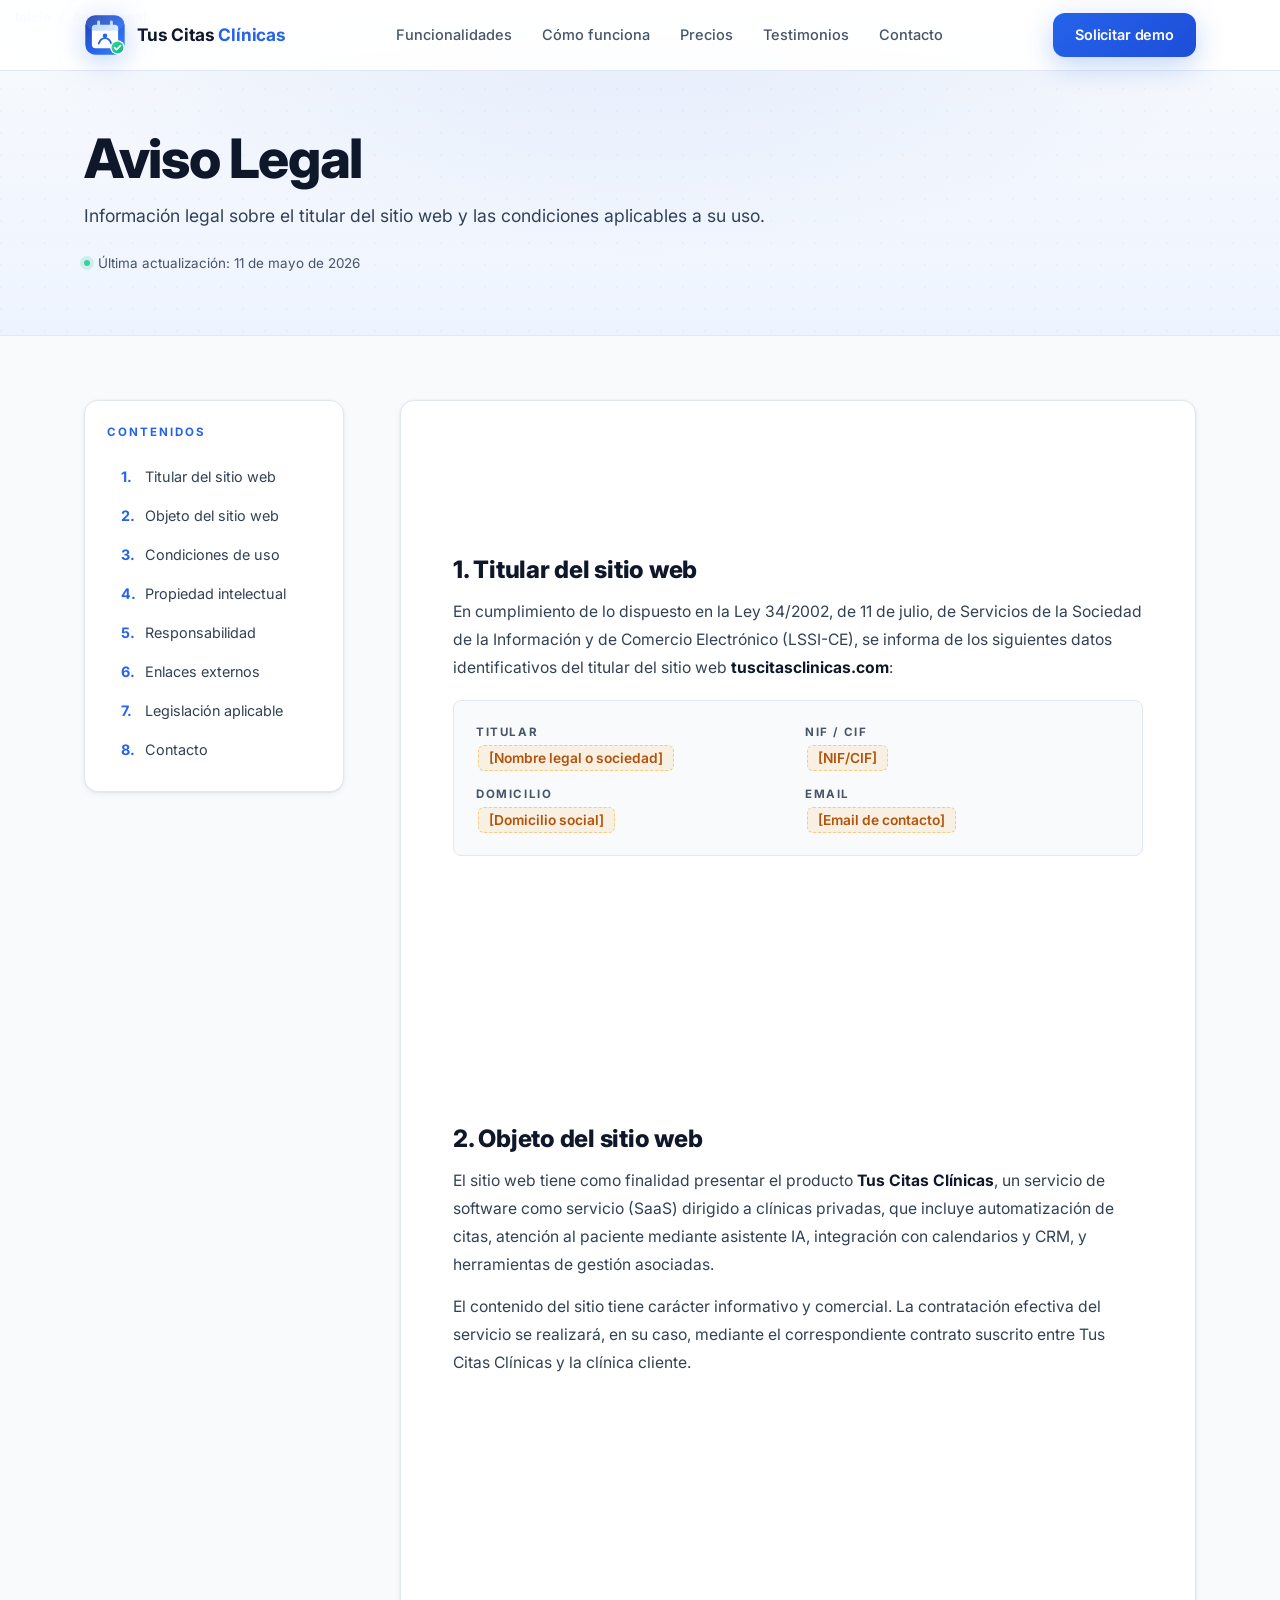
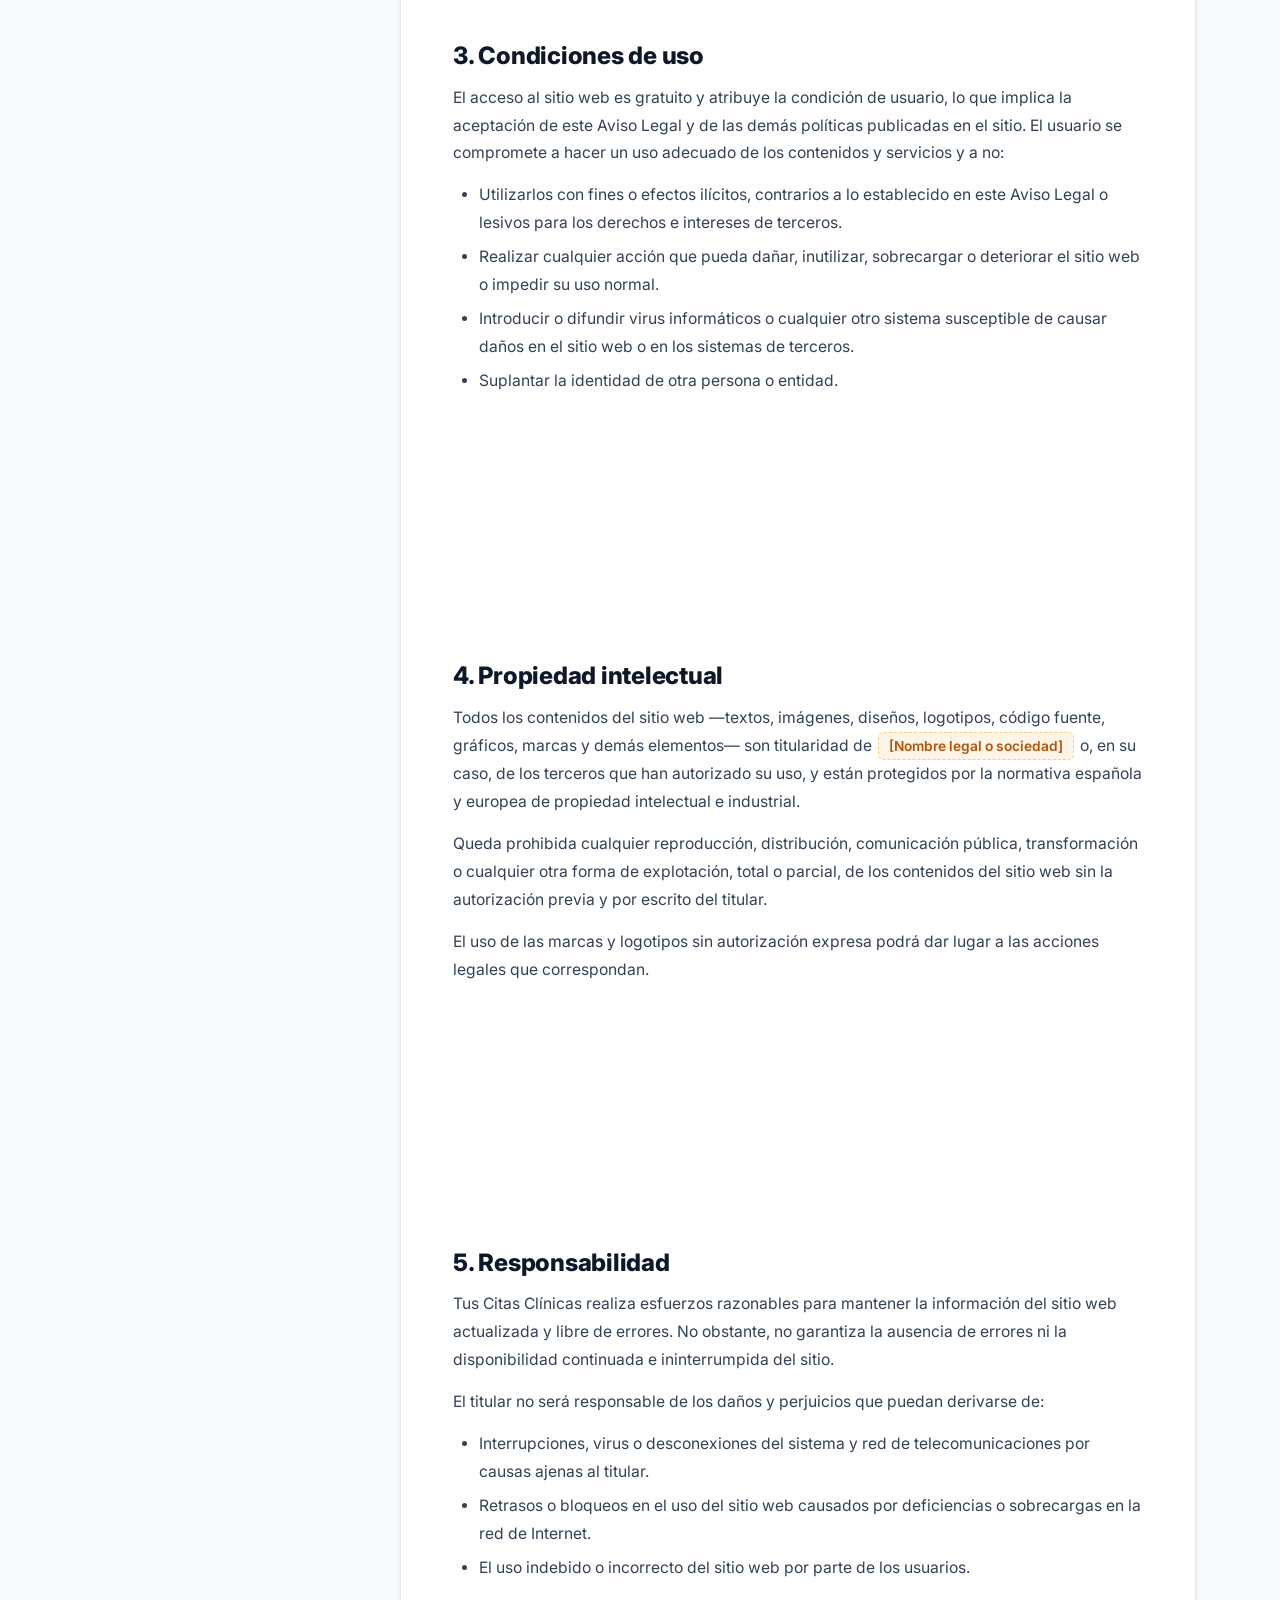
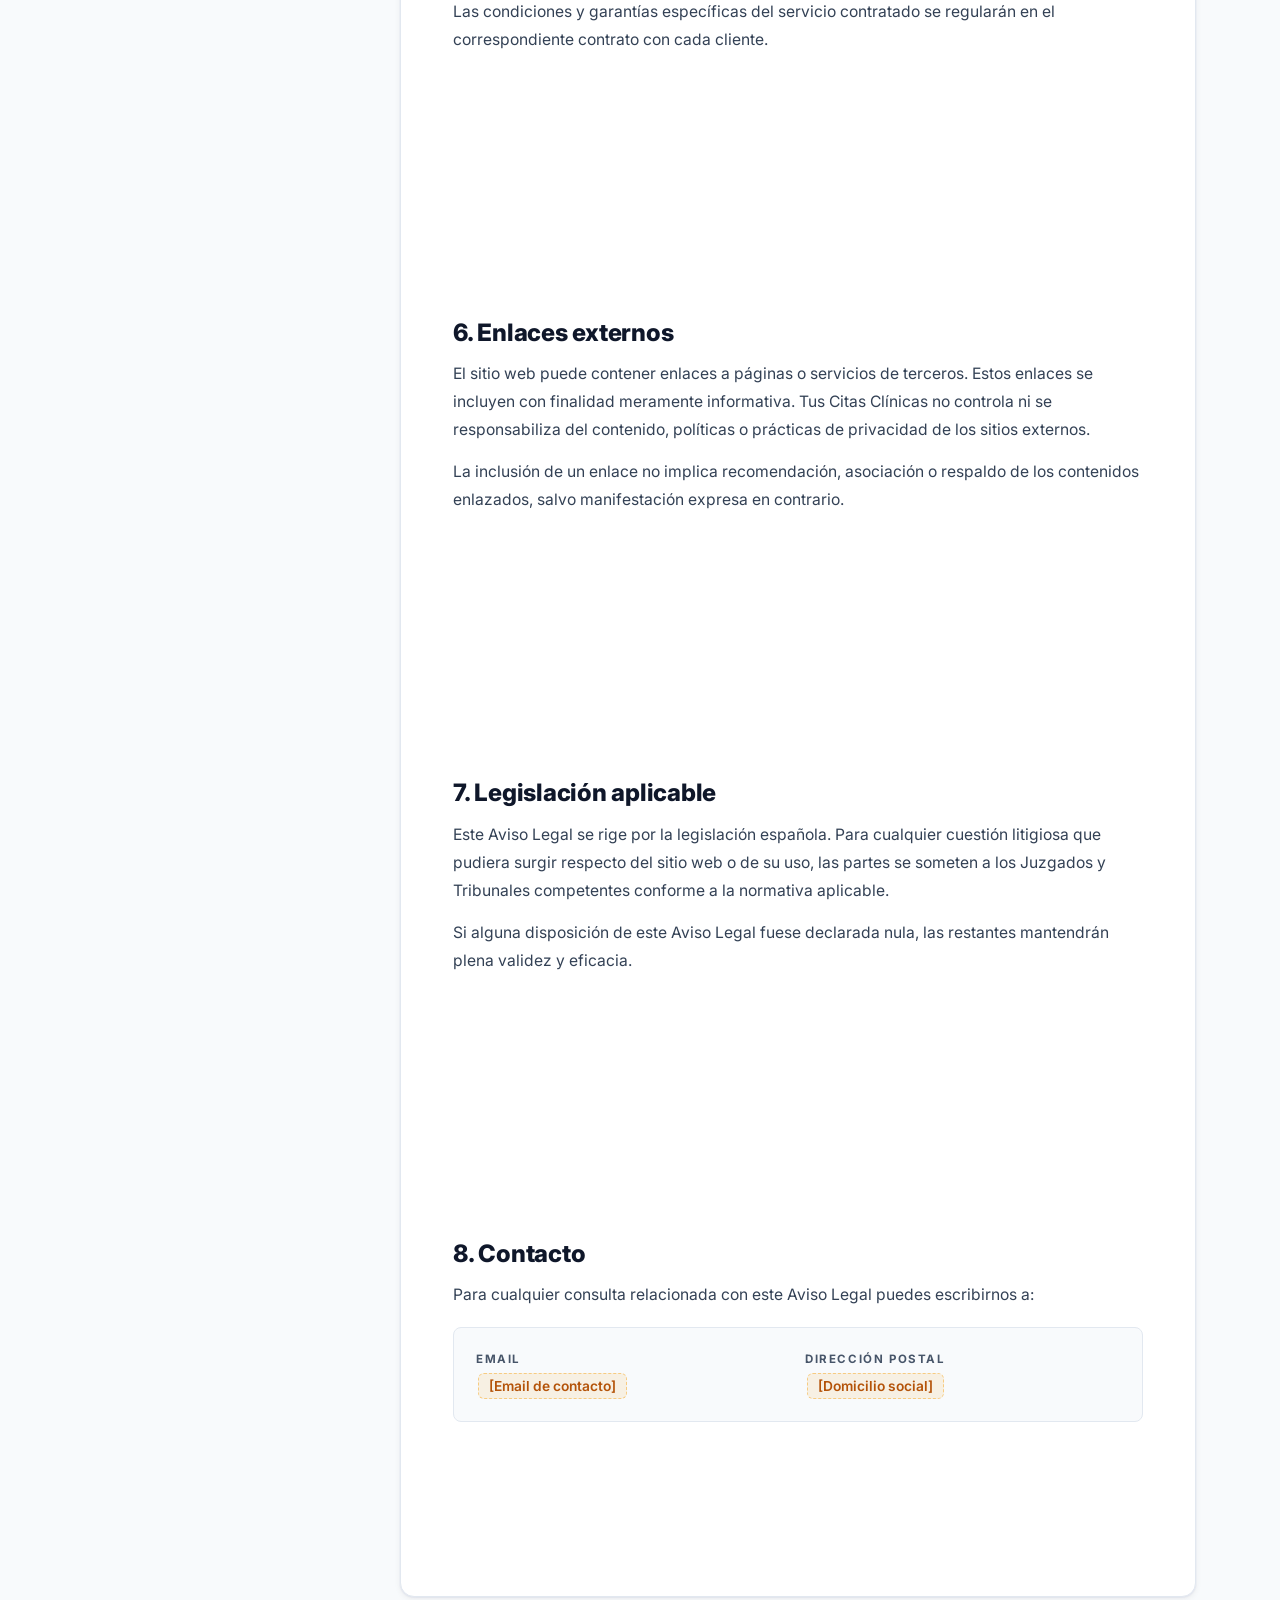
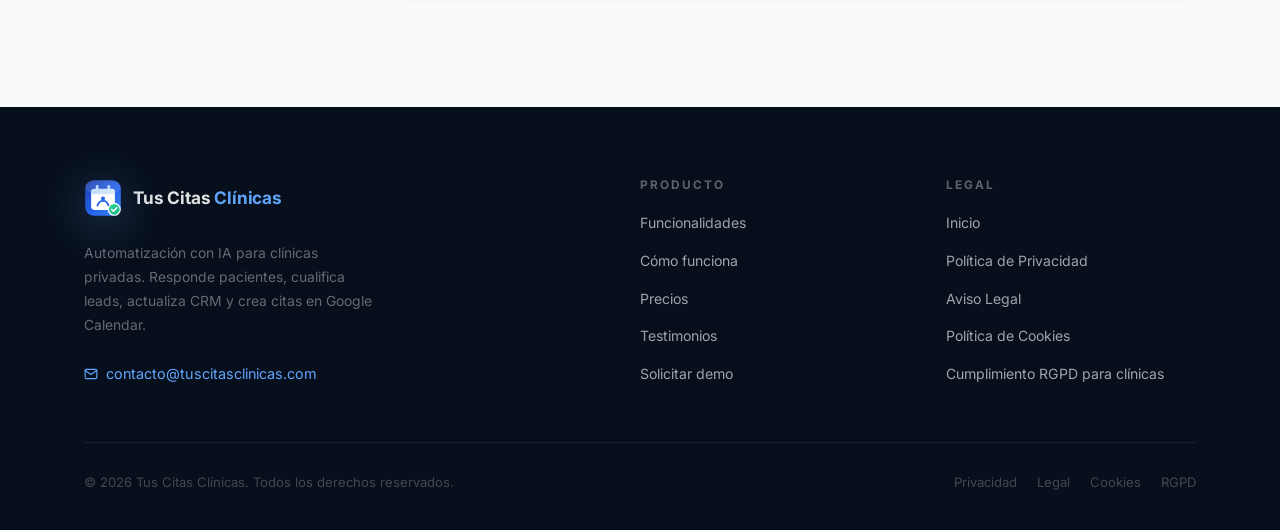
<file: aviso-legal.html>
<!DOCTYPE html>
<html lang="es">
<head>
  <meta charset="UTF-8" />
  <meta name="viewport" content="width=device-width, initial-scale=1.0, viewport-fit=cover" />
  <meta name="theme-color" content="#2563EB" />
  <title>Aviso Legal | Tus Citas Clínicas</title>
  <meta name="description" content="Aviso legal de Tus Citas Clínicas: titularidad del sitio, condiciones de uso, propiedad intelectual y legislación aplicable." />
  <link rel="canonical" href="https://tuscitasclinicas.com/aviso-legal.html" />
  <meta property="og:type" content="website" />
  <meta property="og:title" content="Aviso Legal | Tus Citas Clínicas" />
  <meta property="og:description" content="Información legal sobre Tus Citas Clínicas y condiciones de uso del sitio web." />
  <meta property="og:url" content="https://tuscitasclinicas.com/aviso-legal.html" />
  <link rel="icon" href="assets/favicon.svg" type="image/svg+xml">
  <link rel="apple-touch-icon" href="assets/favicon.svg">
  <link rel="preconnect" href="https://fonts.googleapis.com">
  <link rel="preconnect" href="https://fonts.gstatic.com" crossorigin>
  <link href="https://fonts.googleapis.com/css2?family=Inter:wght@400;500;600;700;800&display=swap" rel="stylesheet">
  <link rel="stylesheet" href="styles.css" />
</head>
<body class="legal-body">

  <!-- NAV -->
  <nav id="navbar">
    <div class="container">
      <div class="nav-inner">
        <a href="index.html" class="nav-logo" aria-label="Tus Citas Clínicas - Inicio">
          <img src="assets/favicon.svg" alt="" class="brand-icon" width="42" height="42">
          <span class="brand-text">Tus Citas <span class="logo-accent">Clínicas</span></span>
        </a>
        <ul class="nav-links">
          <li><a href="index.html#funcionalidades">Funcionalidades</a></li>
          <li><a href="index.html#como-funciona">Cómo funciona</a></li>
          <li><a href="index.html#precios">Precios</a></li>
          <li><a href="index.html#testimonios">Testimonios</a></li>
          <li><a href="index.html#contacto">Contacto</a></li>
        </ul>
        <div class="nav-cta">
          <a href="index.html#contacto" class="btn btn-primary">Solicitar demo</a>
        </div>
        <div class="hamburger" id="hamburger" onclick="toggleMenu()">
          <span></span><span></span><span></span>
        </div>
      </div>
    </div>
    <div class="mobile-menu" id="mobileMenu">
      <a href="index.html#funcionalidades" onclick="toggleMenu()">Funcionalidades</a>
      <a href="index.html#como-funciona" onclick="toggleMenu()">Cómo funciona</a>
      <a href="index.html#precios" onclick="toggleMenu()">Precios</a>
      <a href="index.html#testimonios" onclick="toggleMenu()">Testimonios</a>
      <a href="index.html#contacto" onclick="toggleMenu()">Contacto</a>
      <a href="index.html#contacto" class="btn btn-primary" onclick="toggleMenu()">Solicitar demo</a>
    </div>
  </nav>

  <!-- HERO -->
  <header class="legal-hero">
    <div class="container">
      <nav class="breadcrumb" aria-label="Migas de pan">
        <a href="index.html">Inicio</a>
        <span class="sep">/</span>
        <span class="current">Aviso Legal</span>
      </nav>
      <h1>Aviso Legal</h1>
      <p class="legal-lead">Información legal sobre el titular del sitio web y las condiciones aplicables a su uso.</p>
      <p class="legal-updated">Última actualización: 11 de mayo de 2026</p>
    </div>
  </header>

  <!-- MAIN -->
  <main class="legal-main">
    <div class="container">
      <div class="legal-layout">

        <aside class="legal-toc" aria-label="Índice de contenidos">
          <p class="legal-toc-title">Contenidos</p>
          <ol>
            <li><a href="#titular">Titular del sitio web</a></li>
            <li><a href="#objeto">Objeto del sitio web</a></li>
            <li><a href="#condiciones">Condiciones de uso</a></li>
            <li><a href="#propiedad">Propiedad intelectual</a></li>
            <li><a href="#responsabilidad">Responsabilidad</a></li>
            <li><a href="#enlaces">Enlaces externos</a></li>
            <li><a href="#legislacion">Legislación aplicable</a></li>
            <li><a href="#contacto-legal">Contacto</a></li>
          </ol>
        </aside>

        <article class="legal-article">

          <section id="titular">
            <h2>1. Titular del sitio web</h2>
            <p>En cumplimiento de lo dispuesto en la Ley 34/2002, de 11 de julio, de Servicios de la Sociedad de la Información y de Comercio Electrónico (LSSI-CE), se informa de los siguientes datos identificativos del titular del sitio web <strong>tuscitasclinicas.com</strong>:</p>
            <div class="legal-info-grid">
              <div class="info-row">
                <span class="info-label">Titular</span>
                <span class="info-value"><span class="legal-placeholder">[Nombre legal o sociedad]</span></span>
              </div>
              <div class="info-row">
                <span class="info-label">NIF / CIF</span>
                <span class="info-value"><span class="legal-placeholder">[NIF/CIF]</span></span>
              </div>
              <div class="info-row">
                <span class="info-label">Domicilio</span>
                <span class="info-value"><span class="legal-placeholder">[Domicilio social]</span></span>
              </div>
              <div class="info-row">
                <span class="info-label">Email</span>
                <span class="info-value"><span class="legal-placeholder">[Email de contacto]</span></span>
              </div>
            </div>
          </section>

          <section id="objeto">
            <h2>2. Objeto del sitio web</h2>
            <p>El sitio web tiene como finalidad presentar el producto <strong>Tus Citas Clínicas</strong>, un servicio de software como servicio (SaaS) dirigido a clínicas privadas, que incluye automatización de citas, atención al paciente mediante asistente IA, integración con calendarios y CRM, y herramientas de gestión asociadas.</p>
            <p>El contenido del sitio tiene carácter informativo y comercial. La contratación efectiva del servicio se realizará, en su caso, mediante el correspondiente contrato suscrito entre Tus Citas Clínicas y la clínica cliente.</p>
          </section>

          <section id="condiciones">
            <h2>3. Condiciones de uso</h2>
            <p>El acceso al sitio web es gratuito y atribuye la condición de usuario, lo que implica la aceptación de este Aviso Legal y de las demás políticas publicadas en el sitio. El usuario se compromete a hacer un uso adecuado de los contenidos y servicios y a no:</p>
            <ul>
              <li>Utilizarlos con fines o efectos ilícitos, contrarios a lo establecido en este Aviso Legal o lesivos para los derechos e intereses de terceros.</li>
              <li>Realizar cualquier acción que pueda dañar, inutilizar, sobrecargar o deteriorar el sitio web o impedir su uso normal.</li>
              <li>Introducir o difundir virus informáticos o cualquier otro sistema susceptible de causar daños en el sitio web o en los sistemas de terceros.</li>
              <li>Suplantar la identidad de otra persona o entidad.</li>
            </ul>
          </section>

          <section id="propiedad">
            <h2>4. Propiedad intelectual</h2>
            <p>Todos los contenidos del sitio web —textos, imágenes, diseños, logotipos, código fuente, gráficos, marcas y demás elementos— son titularidad de <span class="legal-placeholder">[Nombre legal o sociedad]</span> o, en su caso, de los terceros que han autorizado su uso, y están protegidos por la normativa española y europea de propiedad intelectual e industrial.</p>
            <p>Queda prohibida cualquier reproducción, distribución, comunicación pública, transformación o cualquier otra forma de explotación, total o parcial, de los contenidos del sitio web sin la autorización previa y por escrito del titular.</p>
            <p>El uso de las marcas y logotipos sin autorización expresa podrá dar lugar a las acciones legales que correspondan.</p>
          </section>

          <section id="responsabilidad">
            <h2>5. Responsabilidad</h2>
            <p>Tus Citas Clínicas realiza esfuerzos razonables para mantener la información del sitio web actualizada y libre de errores. No obstante, no garantiza la ausencia de errores ni la disponibilidad continuada e ininterrumpida del sitio.</p>
            <p>El titular no será responsable de los daños y perjuicios que puedan derivarse de:</p>
            <ul>
              <li>Interrupciones, virus o desconexiones del sistema y red de telecomunicaciones por causas ajenas al titular.</li>
              <li>Retrasos o bloqueos en el uso del sitio web causados por deficiencias o sobrecargas en la red de Internet.</li>
              <li>El uso indebido o incorrecto del sitio web por parte de los usuarios.</li>
            </ul>
            <p>Las condiciones y garantías específicas del servicio contratado se regularán en el correspondiente contrato con cada cliente.</p>
          </section>

          <section id="enlaces">
            <h2>6. Enlaces externos</h2>
            <p>El sitio web puede contener enlaces a páginas o servicios de terceros. Estos enlaces se incluyen con finalidad meramente informativa. Tus Citas Clínicas no controla ni se responsabiliza del contenido, políticas o prácticas de privacidad de los sitios externos.</p>
            <p>La inclusión de un enlace no implica recomendación, asociación o respaldo de los contenidos enlazados, salvo manifestación expresa en contrario.</p>
          </section>

          <section id="legislacion">
            <h2>7. Legislación aplicable</h2>
            <p>Este Aviso Legal se rige por la legislación española. Para cualquier cuestión litigiosa que pudiera surgir respecto del sitio web o de su uso, las partes se someten a los Juzgados y Tribunales competentes conforme a la normativa aplicable.</p>
            <p>Si alguna disposición de este Aviso Legal fuese declarada nula, las restantes mantendrán plena validez y eficacia.</p>
          </section>

          <section id="contacto-legal">
            <h2>8. Contacto</h2>
            <p>Para cualquier consulta relacionada con este Aviso Legal puedes escribirnos a:</p>
            <div class="legal-info-grid">
              <div class="info-row">
                <span class="info-label">Email</span>
                <span class="info-value"><span class="legal-placeholder">[Email de contacto]</span></span>
              </div>
              <div class="info-row">
                <span class="info-label">Dirección postal</span>
                <span class="info-value"><span class="legal-placeholder">[Domicilio social]</span></span>
              </div>
            </div>
          </section>

        </article>
      </div>
    </div>
  </main>

  <!-- FOOTER -->
  <footer>
    <div class="container">
      <div class="footer-grid">
        <div class="footer-brand">
          <a href="index.html" class="nav-logo" aria-label="Tus Citas Clínicas - Inicio">
            <img src="assets/favicon.svg" alt="" class="brand-icon brand-icon-sm" width="38" height="38">
            <span class="brand-text">Tus Citas <span class="logo-accent">Clínicas</span></span>
          </a>
          <p>Automatización con IA para clínicas privadas. Responde pacientes, cualifica leads, actualiza CRM y crea citas en Google Calendar.</p>
          <a href="mailto:contacto@tuscitasclinicas.com" class="footer-email">
            <svg width="14" height="14" viewBox="0 0 24 24" fill="none" stroke="currentColor" stroke-width="2" stroke-linecap="round" stroke-linejoin="round"><path d="M4 4h16c1.1 0 2 .9 2 2v12c0 1.1-.9 2-2 2H4c-1.1 0-2-.9-2-2V6c0-1.1.9-2 2-2z"/><polyline points="22,6 12,13 2,6"/></svg>
            contacto@tuscitasclinicas.com
          </a>
        </div>
        <div class="footer-col">
          <h4>Producto</h4>
          <ul>
            <li><a href="index.html#funcionalidades">Funcionalidades</a></li>
            <li><a href="index.html#como-funciona">Cómo funciona</a></li>
            <li><a href="index.html#precios">Precios</a></li>
            <li><a href="index.html#testimonios">Testimonios</a></li>
            <li><a href="index.html#contacto">Solicitar demo</a></li>
          </ul>
        </div>
        <div class="footer-col">
          <h4>Legal</h4>
          <ul>
            <li><a href="index.html">Inicio</a></li>
            <li><a href="privacy.html">Política de Privacidad</a></li>
            <li><a href="aviso-legal.html">Aviso Legal</a></li>
            <li><a href="cookies.html">Política de Cookies</a></li>
            <li><a href="rgpd.html">Cumplimiento RGPD para clínicas</a></li>
          </ul>
        </div>
      </div>
      <div class="footer-bottom">
        <p>&copy; 2026 Tus Citas Clínicas. Todos los derechos reservados.</p>
        <div class="footer-bottom-links">
          <a href="privacy.html">Privacidad</a>
          <a href="aviso-legal.html">Legal</a>
          <a href="cookies.html">Cookies</a>
          <a href="rgpd.html">RGPD</a>
        </div>
      </div>
    </div>
  </footer>

  <script src="script.js"></script>
</body>
</html>
</file>
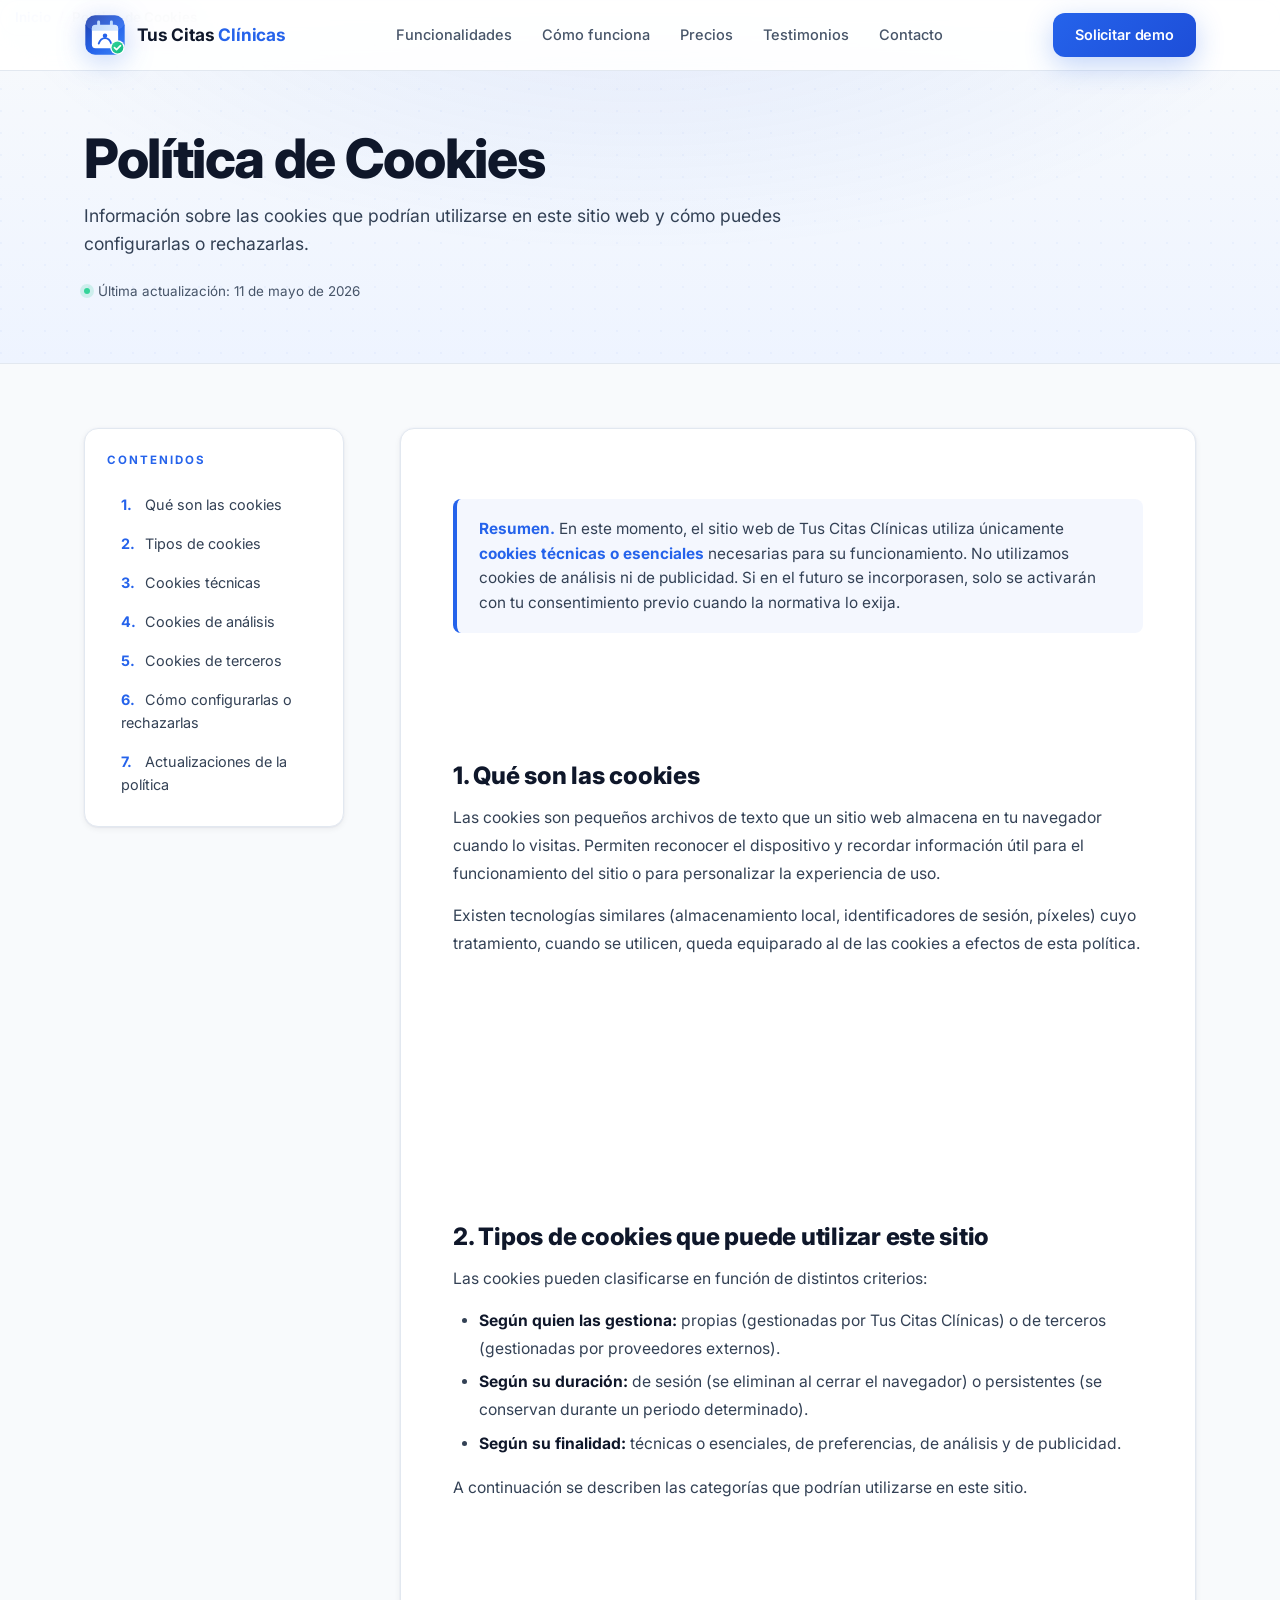
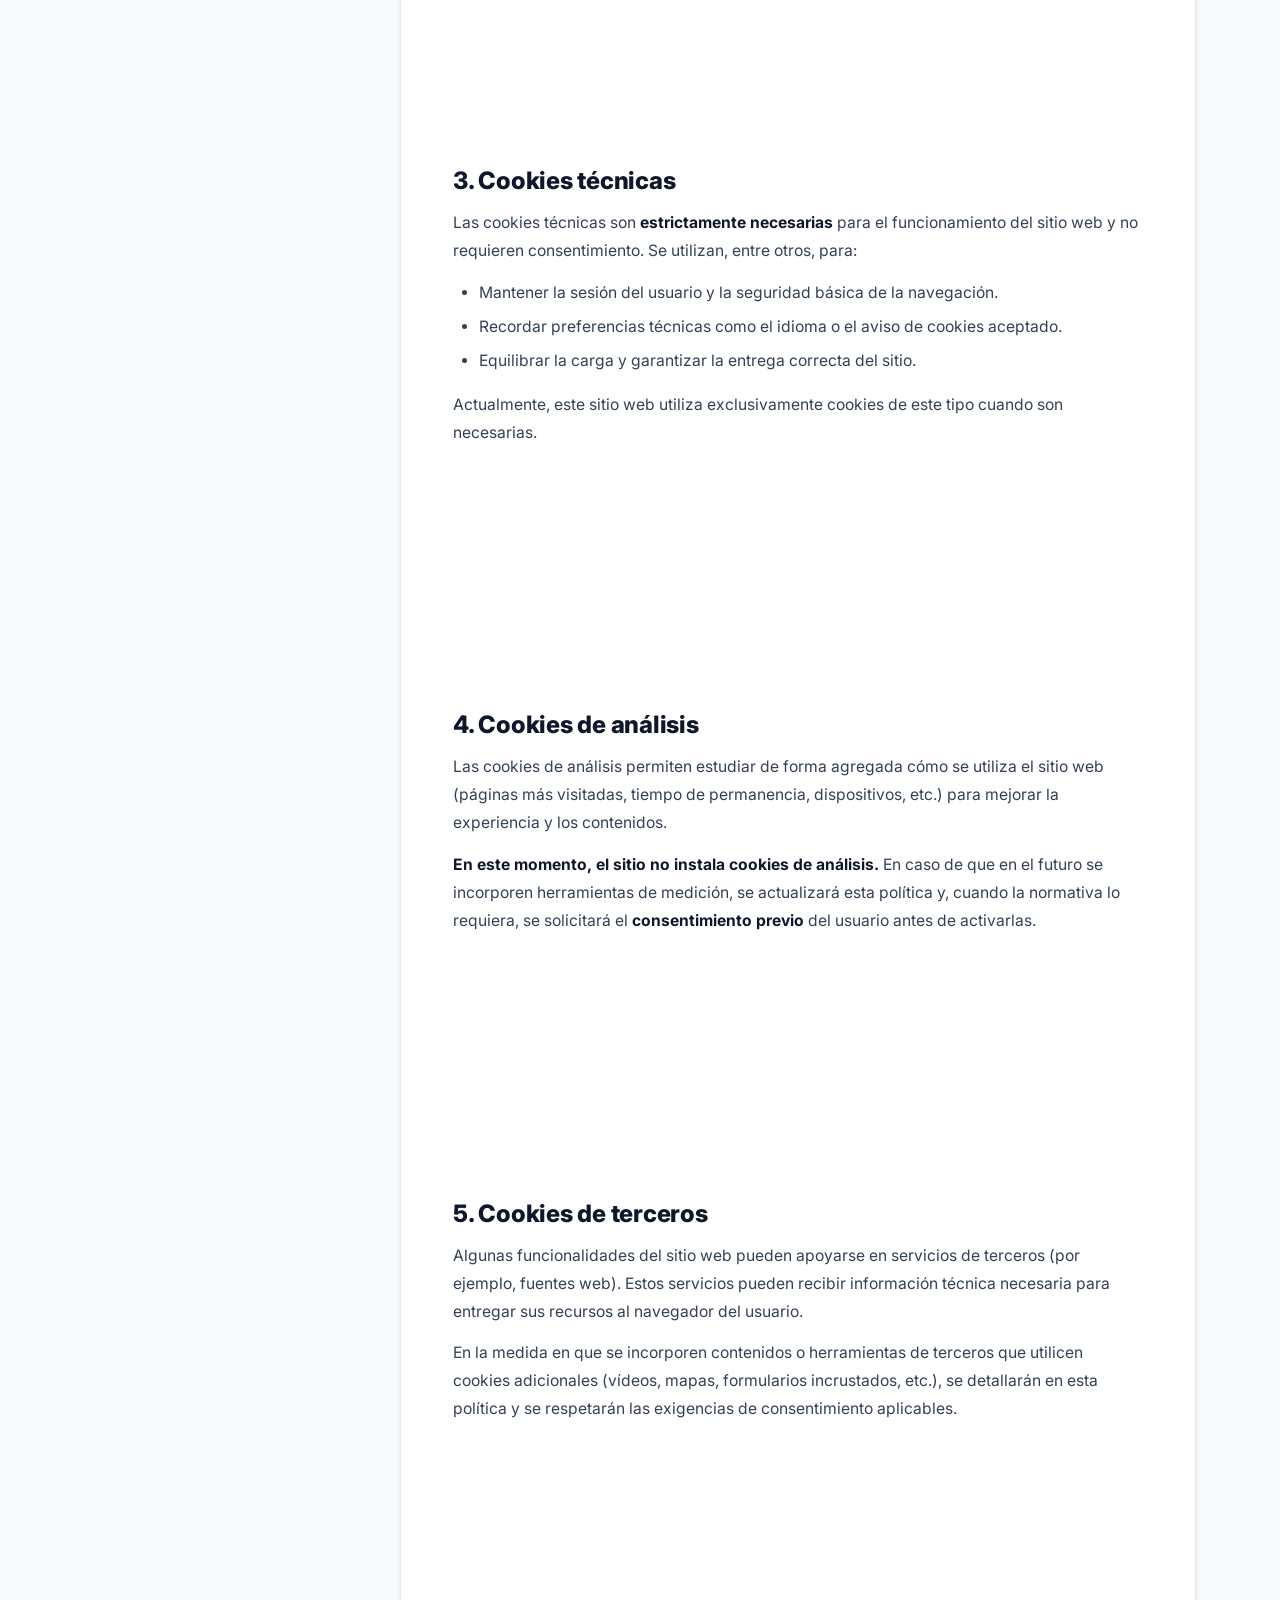
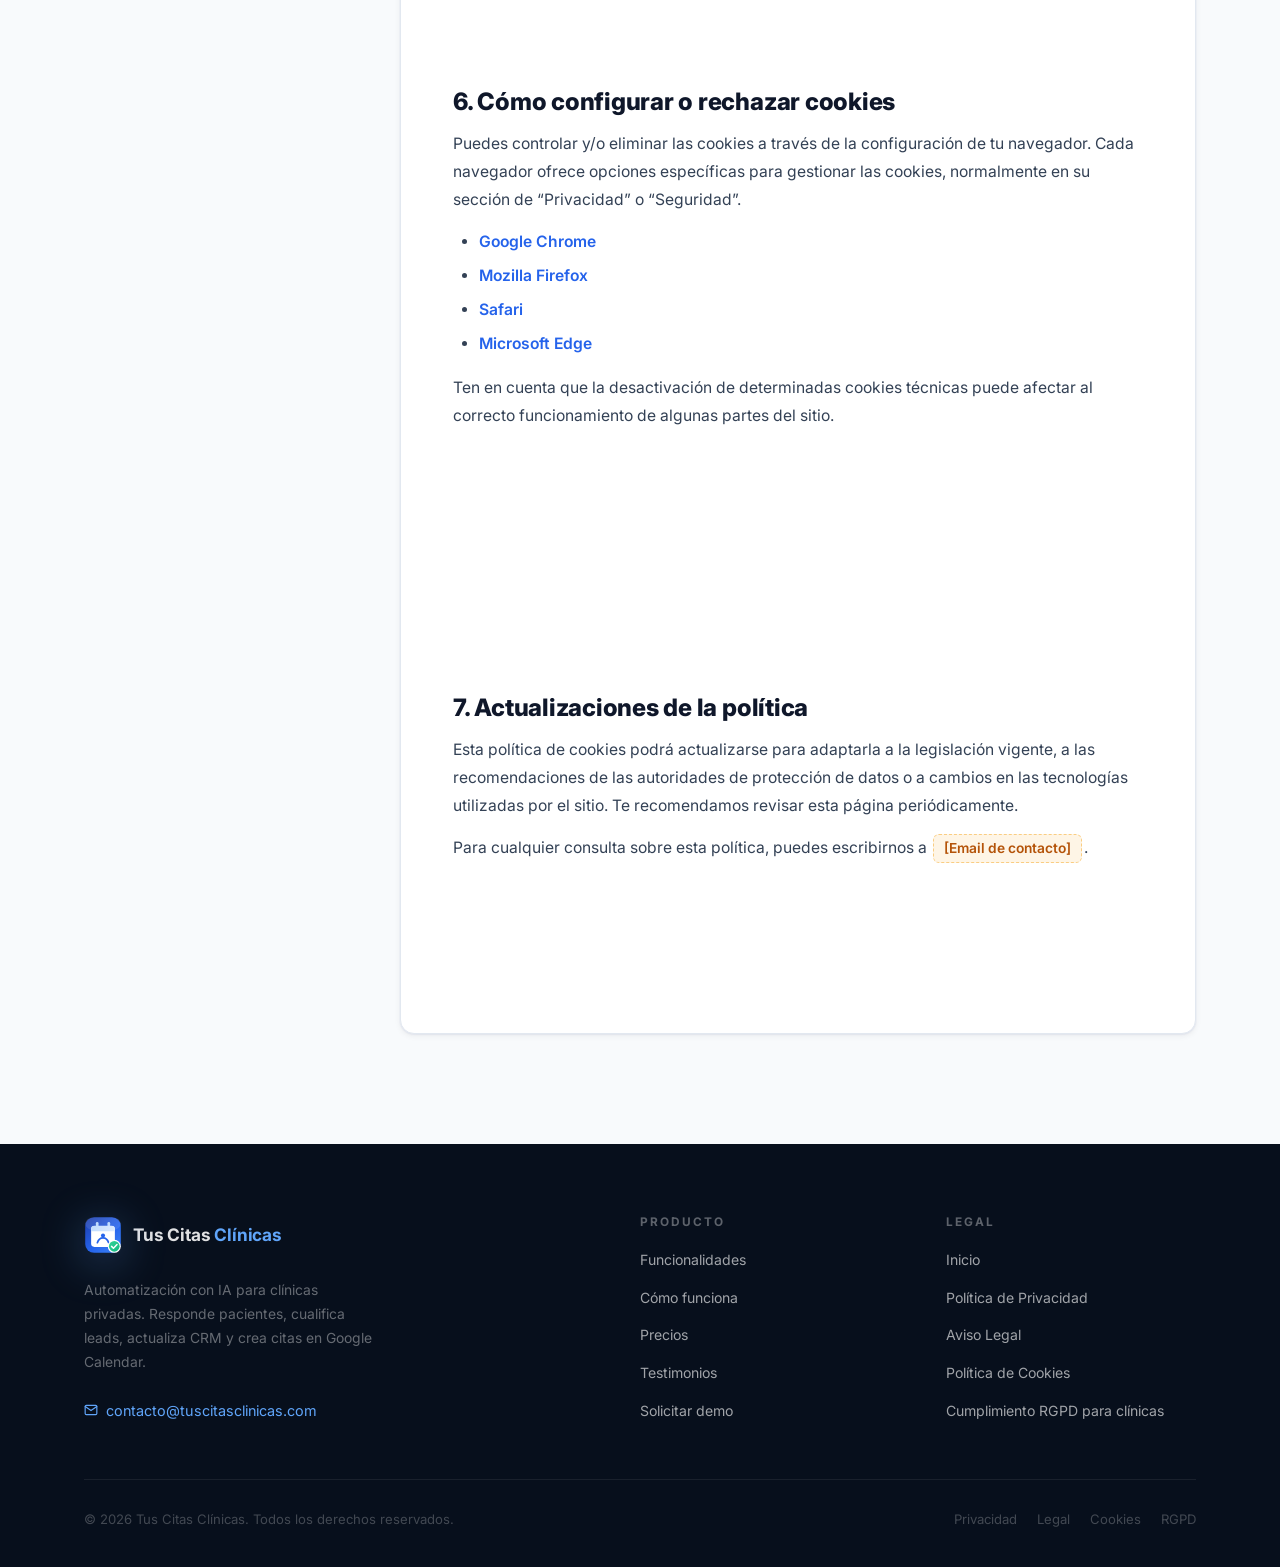
<file: cookies.html>
<!DOCTYPE html>
<html lang="es">
<head>
  <meta charset="UTF-8" />
  <meta name="viewport" content="width=device-width, initial-scale=1.0, viewport-fit=cover" />
  <meta name="theme-color" content="#2563EB" />
  <title>Política de Cookies | Tus Citas Clínicas</title>
  <meta name="description" content="Política de cookies de Tus Citas Clínicas: qué son las cookies, qué tipos podrían utilizarse en este sitio y cómo configurarlas o rechazarlas." />
  <link rel="canonical" href="https://tuscitasclinicas.com/cookies.html" />
  <meta property="og:type" content="website" />
  <meta property="og:title" content="Política de Cookies | Tus Citas Clínicas" />
  <meta property="og:description" content="Información sobre el uso de cookies en el sitio web de Tus Citas Clínicas." />
  <meta property="og:url" content="https://tuscitasclinicas.com/cookies.html" />
  <link rel="icon" href="assets/favicon.svg" type="image/svg+xml">
  <link rel="apple-touch-icon" href="assets/favicon.svg">
  <link rel="preconnect" href="https://fonts.googleapis.com">
  <link rel="preconnect" href="https://fonts.gstatic.com" crossorigin>
  <link href="https://fonts.googleapis.com/css2?family=Inter:wght@400;500;600;700;800&display=swap" rel="stylesheet">
  <link rel="stylesheet" href="styles.css" />
</head>
<body class="legal-body">

  <!-- NAV -->
  <nav id="navbar">
    <div class="container">
      <div class="nav-inner">
        <a href="index.html" class="nav-logo" aria-label="Tus Citas Clínicas - Inicio">
          <img src="assets/favicon.svg" alt="" class="brand-icon" width="42" height="42">
          <span class="brand-text">Tus Citas <span class="logo-accent">Clínicas</span></span>
        </a>
        <ul class="nav-links">
          <li><a href="index.html#funcionalidades">Funcionalidades</a></li>
          <li><a href="index.html#como-funciona">Cómo funciona</a></li>
          <li><a href="index.html#precios">Precios</a></li>
          <li><a href="index.html#testimonios">Testimonios</a></li>
          <li><a href="index.html#contacto">Contacto</a></li>
        </ul>
        <div class="nav-cta">
          <a href="index.html#contacto" class="btn btn-primary">Solicitar demo</a>
        </div>
        <div class="hamburger" id="hamburger" onclick="toggleMenu()">
          <span></span><span></span><span></span>
        </div>
      </div>
    </div>
    <div class="mobile-menu" id="mobileMenu">
      <a href="index.html#funcionalidades" onclick="toggleMenu()">Funcionalidades</a>
      <a href="index.html#como-funciona" onclick="toggleMenu()">Cómo funciona</a>
      <a href="index.html#precios" onclick="toggleMenu()">Precios</a>
      <a href="index.html#testimonios" onclick="toggleMenu()">Testimonios</a>
      <a href="index.html#contacto" onclick="toggleMenu()">Contacto</a>
      <a href="index.html#contacto" class="btn btn-primary" onclick="toggleMenu()">Solicitar demo</a>
    </div>
  </nav>

  <!-- HERO -->
  <header class="legal-hero">
    <div class="container">
      <nav class="breadcrumb" aria-label="Migas de pan">
        <a href="index.html">Inicio</a>
        <span class="sep">/</span>
        <span class="current">Política de Cookies</span>
      </nav>
      <h1>Política de Cookies</h1>
      <p class="legal-lead">Información sobre las cookies que podrían utilizarse en este sitio web y cómo puedes configurarlas o rechazarlas.</p>
      <p class="legal-updated">Última actualización: 11 de mayo de 2026</p>
    </div>
  </header>

  <!-- MAIN -->
  <main class="legal-main">
    <div class="container">
      <div class="legal-layout">

        <aside class="legal-toc" aria-label="Índice de contenidos">
          <p class="legal-toc-title">Contenidos</p>
          <ol>
            <li><a href="#que-son">Qué son las cookies</a></li>
            <li><a href="#tipos">Tipos de cookies</a></li>
            <li><a href="#tecnicas">Cookies técnicas</a></li>
            <li><a href="#analisis">Cookies de análisis</a></li>
            <li><a href="#terceros">Cookies de terceros</a></li>
            <li><a href="#configurar">Cómo configurarlas o rechazarlas</a></li>
            <li><a href="#actualizaciones">Actualizaciones de la política</a></li>
          </ol>
        </aside>

        <article class="legal-article">

          <div class="legal-callout">
            <strong>Resumen.</strong> En este momento, el sitio web de Tus Citas Clínicas utiliza únicamente <strong>cookies técnicas o esenciales</strong> necesarias para su funcionamiento. No utilizamos cookies de análisis ni de publicidad. Si en el futuro se incorporasen, solo se activarán con tu consentimiento previo cuando la normativa lo exija.
          </div>

          <section id="que-son">
            <h2>1. Qué son las cookies</h2>
            <p>Las cookies son pequeños archivos de texto que un sitio web almacena en tu navegador cuando lo visitas. Permiten reconocer el dispositivo y recordar información útil para el funcionamiento del sitio o para personalizar la experiencia de uso.</p>
            <p>Existen tecnologías similares (almacenamiento local, identificadores de sesión, píxeles) cuyo tratamiento, cuando se utilicen, queda equiparado al de las cookies a efectos de esta política.</p>
          </section>

          <section id="tipos">
            <h2>2. Tipos de cookies que puede utilizar este sitio</h2>
            <p>Las cookies pueden clasificarse en función de distintos criterios:</p>
            <ul>
              <li><strong>Según quien las gestiona:</strong> propias (gestionadas por Tus Citas Clínicas) o de terceros (gestionadas por proveedores externos).</li>
              <li><strong>Según su duración:</strong> de sesión (se eliminan al cerrar el navegador) o persistentes (se conservan durante un periodo determinado).</li>
              <li><strong>Según su finalidad:</strong> técnicas o esenciales, de preferencias, de análisis y de publicidad.</li>
            </ul>
            <p>A continuación se describen las categorías que podrían utilizarse en este sitio.</p>
          </section>

          <section id="tecnicas">
            <h2>3. Cookies técnicas</h2>
            <p>Las cookies técnicas son <strong>estrictamente necesarias</strong> para el funcionamiento del sitio web y no requieren consentimiento. Se utilizan, entre otros, para:</p>
            <ul>
              <li>Mantener la sesión del usuario y la seguridad básica de la navegación.</li>
              <li>Recordar preferencias técnicas como el idioma o el aviso de cookies aceptado.</li>
              <li>Equilibrar la carga y garantizar la entrega correcta del sitio.</li>
            </ul>
            <p>Actualmente, este sitio web utiliza exclusivamente cookies de este tipo cuando son necesarias.</p>
          </section>

          <section id="analisis">
            <h2>4. Cookies de análisis</h2>
            <p>Las cookies de análisis permiten estudiar de forma agregada cómo se utiliza el sitio web (páginas más visitadas, tiempo de permanencia, dispositivos, etc.) para mejorar la experiencia y los contenidos.</p>
            <p><strong>En este momento, el sitio no instala cookies de análisis.</strong> En caso de que en el futuro se incorporen herramientas de medición, se actualizará esta política y, cuando la normativa lo requiera, se solicitará el <strong>consentimiento previo</strong> del usuario antes de activarlas.</p>
          </section>

          <section id="terceros">
            <h2>5. Cookies de terceros</h2>
            <p>Algunas funcionalidades del sitio web pueden apoyarse en servicios de terceros (por ejemplo, fuentes web). Estos servicios pueden recibir información técnica necesaria para entregar sus recursos al navegador del usuario.</p>
            <p>En la medida en que se incorporen contenidos o herramientas de terceros que utilicen cookies adicionales (vídeos, mapas, formularios incrustados, etc.), se detallarán en esta política y se respetarán las exigencias de consentimiento aplicables.</p>
          </section>

          <section id="configurar">
            <h2>6. Cómo configurar o rechazar cookies</h2>
            <p>Puedes controlar y/o eliminar las cookies a través de la configuración de tu navegador. Cada navegador ofrece opciones específicas para gestionar las cookies, normalmente en su sección de “Privacidad” o “Seguridad”.</p>
            <ul>
              <li><a href="https://support.google.com/chrome/answer/95647" target="_blank" rel="noopener">Google Chrome</a></li>
              <li><a href="https://support.mozilla.org/es/kb/habilitar-y-deshabilitar-cookies-sitios-web-rastrear-preferencias" target="_blank" rel="noopener">Mozilla Firefox</a></li>
              <li><a href="https://support.apple.com/es-es/guide/safari/sfri11471/mac" target="_blank" rel="noopener">Safari</a></li>
              <li><a href="https://support.microsoft.com/es-es/microsoft-edge" target="_blank" rel="noopener">Microsoft Edge</a></li>
            </ul>
            <p>Ten en cuenta que la desactivación de determinadas cookies técnicas puede afectar al correcto funcionamiento de algunas partes del sitio.</p>
          </section>

          <section id="actualizaciones">
            <h2>7. Actualizaciones de la política</h2>
            <p>Esta política de cookies podrá actualizarse para adaptarla a la legislación vigente, a las recomendaciones de las autoridades de protección de datos o a cambios en las tecnologías utilizadas por el sitio. Te recomendamos revisar esta página periódicamente.</p>
            <p>Para cualquier consulta sobre esta política, puedes escribirnos a <span class="legal-placeholder">[Email de contacto]</span>.</p>
          </section>

        </article>
      </div>
    </div>
  </main>

  <!-- FOOTER -->
  <footer>
    <div class="container">
      <div class="footer-grid">
        <div class="footer-brand">
          <a href="index.html" class="nav-logo" aria-label="Tus Citas Clínicas - Inicio">
            <img src="assets/favicon.svg" alt="" class="brand-icon brand-icon-sm" width="38" height="38">
            <span class="brand-text">Tus Citas <span class="logo-accent">Clínicas</span></span>
          </a>
          <p>Automatización con IA para clínicas privadas. Responde pacientes, cualifica leads, actualiza CRM y crea citas en Google Calendar.</p>
          <a href="mailto:contacto@tuscitasclinicas.com" class="footer-email">
            <svg width="14" height="14" viewBox="0 0 24 24" fill="none" stroke="currentColor" stroke-width="2" stroke-linecap="round" stroke-linejoin="round"><path d="M4 4h16c1.1 0 2 .9 2 2v12c0 1.1-.9 2-2 2H4c-1.1 0-2-.9-2-2V6c0-1.1.9-2 2-2z"/><polyline points="22,6 12,13 2,6"/></svg>
            contacto@tuscitasclinicas.com
          </a>
        </div>
        <div class="footer-col">
          <h4>Producto</h4>
          <ul>
            <li><a href="index.html#funcionalidades">Funcionalidades</a></li>
            <li><a href="index.html#como-funciona">Cómo funciona</a></li>
            <li><a href="index.html#precios">Precios</a></li>
            <li><a href="index.html#testimonios">Testimonios</a></li>
            <li><a href="index.html#contacto">Solicitar demo</a></li>
          </ul>
        </div>
        <div class="footer-col">
          <h4>Legal</h4>
          <ul>
            <li><a href="index.html">Inicio</a></li>
            <li><a href="privacy.html">Política de Privacidad</a></li>
            <li><a href="aviso-legal.html">Aviso Legal</a></li>
            <li><a href="cookies.html">Política de Cookies</a></li>
            <li><a href="rgpd.html">Cumplimiento RGPD para clínicas</a></li>
          </ul>
        </div>
      </div>
      <div class="footer-bottom">
        <p>&copy; 2026 Tus Citas Clínicas. Todos los derechos reservados.</p>
        <div class="footer-bottom-links">
          <a href="privacy.html">Privacidad</a>
          <a href="aviso-legal.html">Legal</a>
          <a href="cookies.html">Cookies</a>
          <a href="rgpd.html">RGPD</a>
        </div>
      </div>
    </div>
  </footer>

  <script src="script.js"></script>
</body>
</html>
</file>
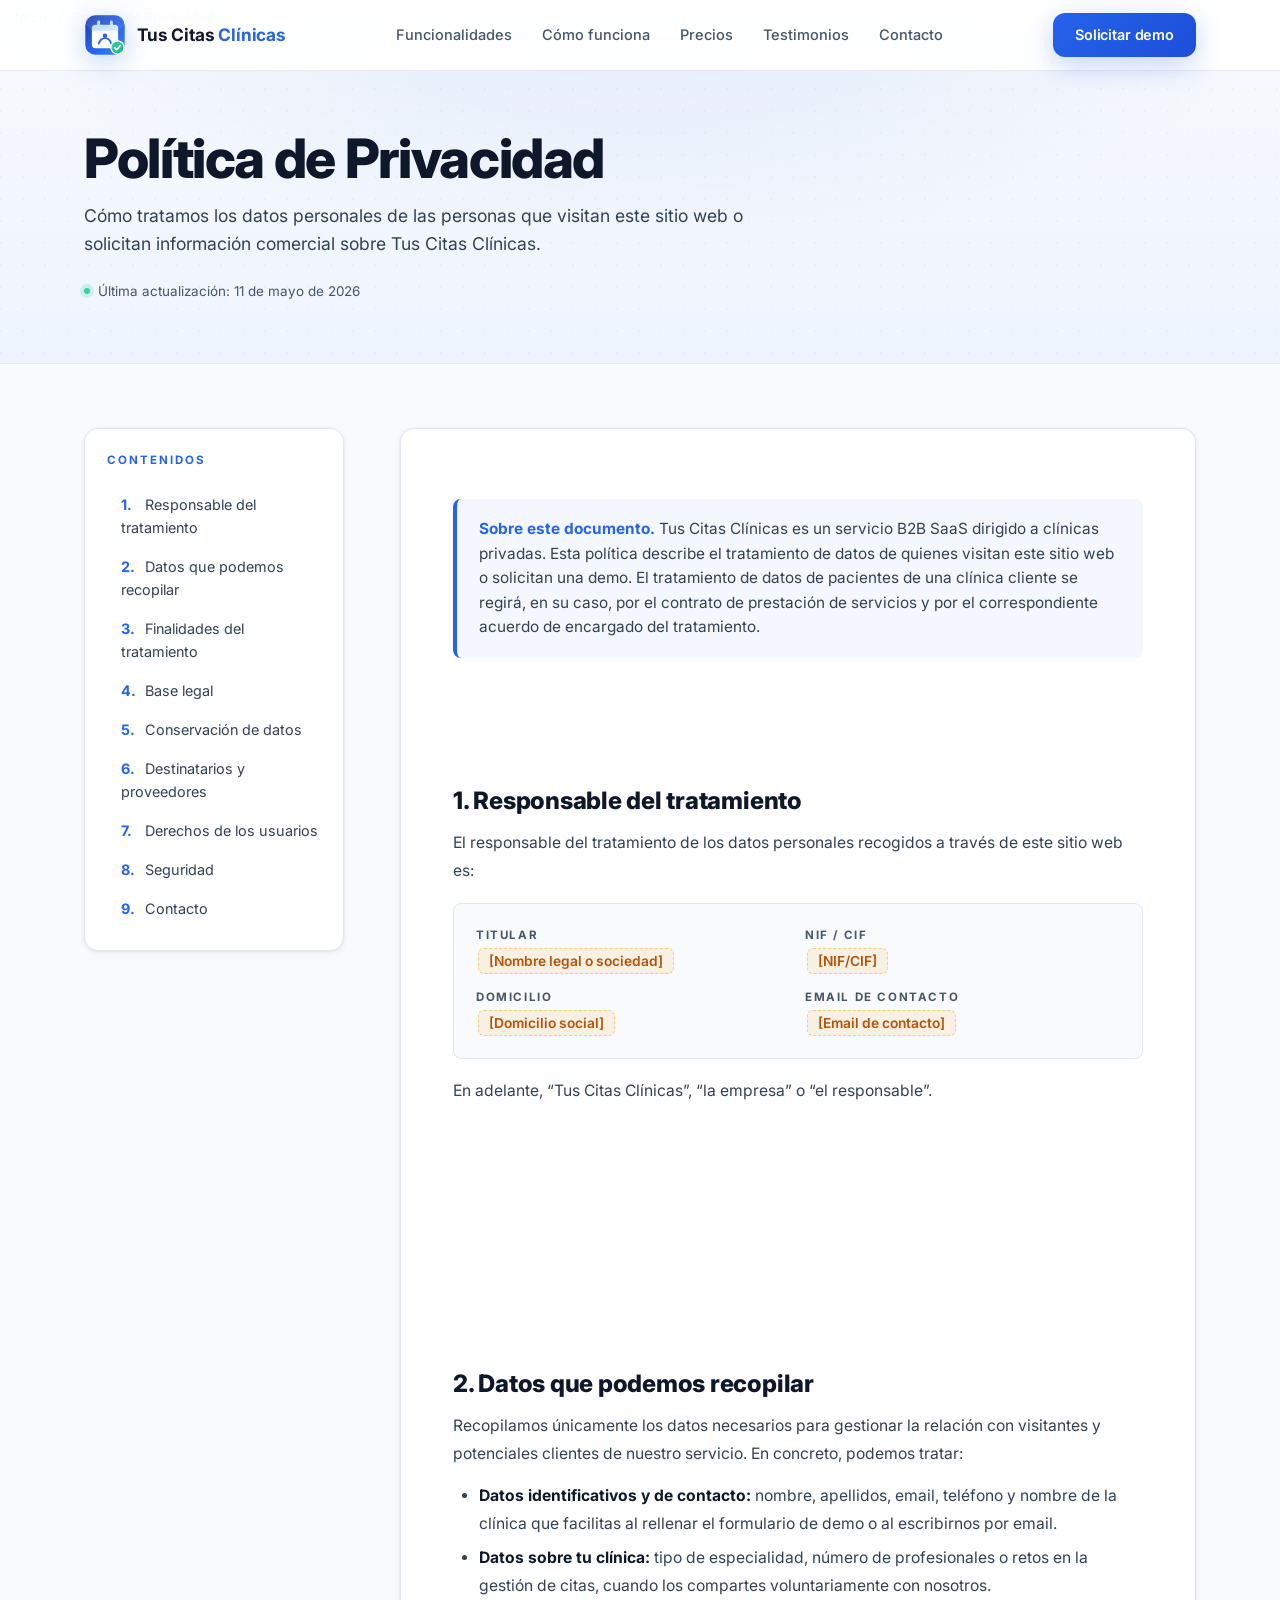
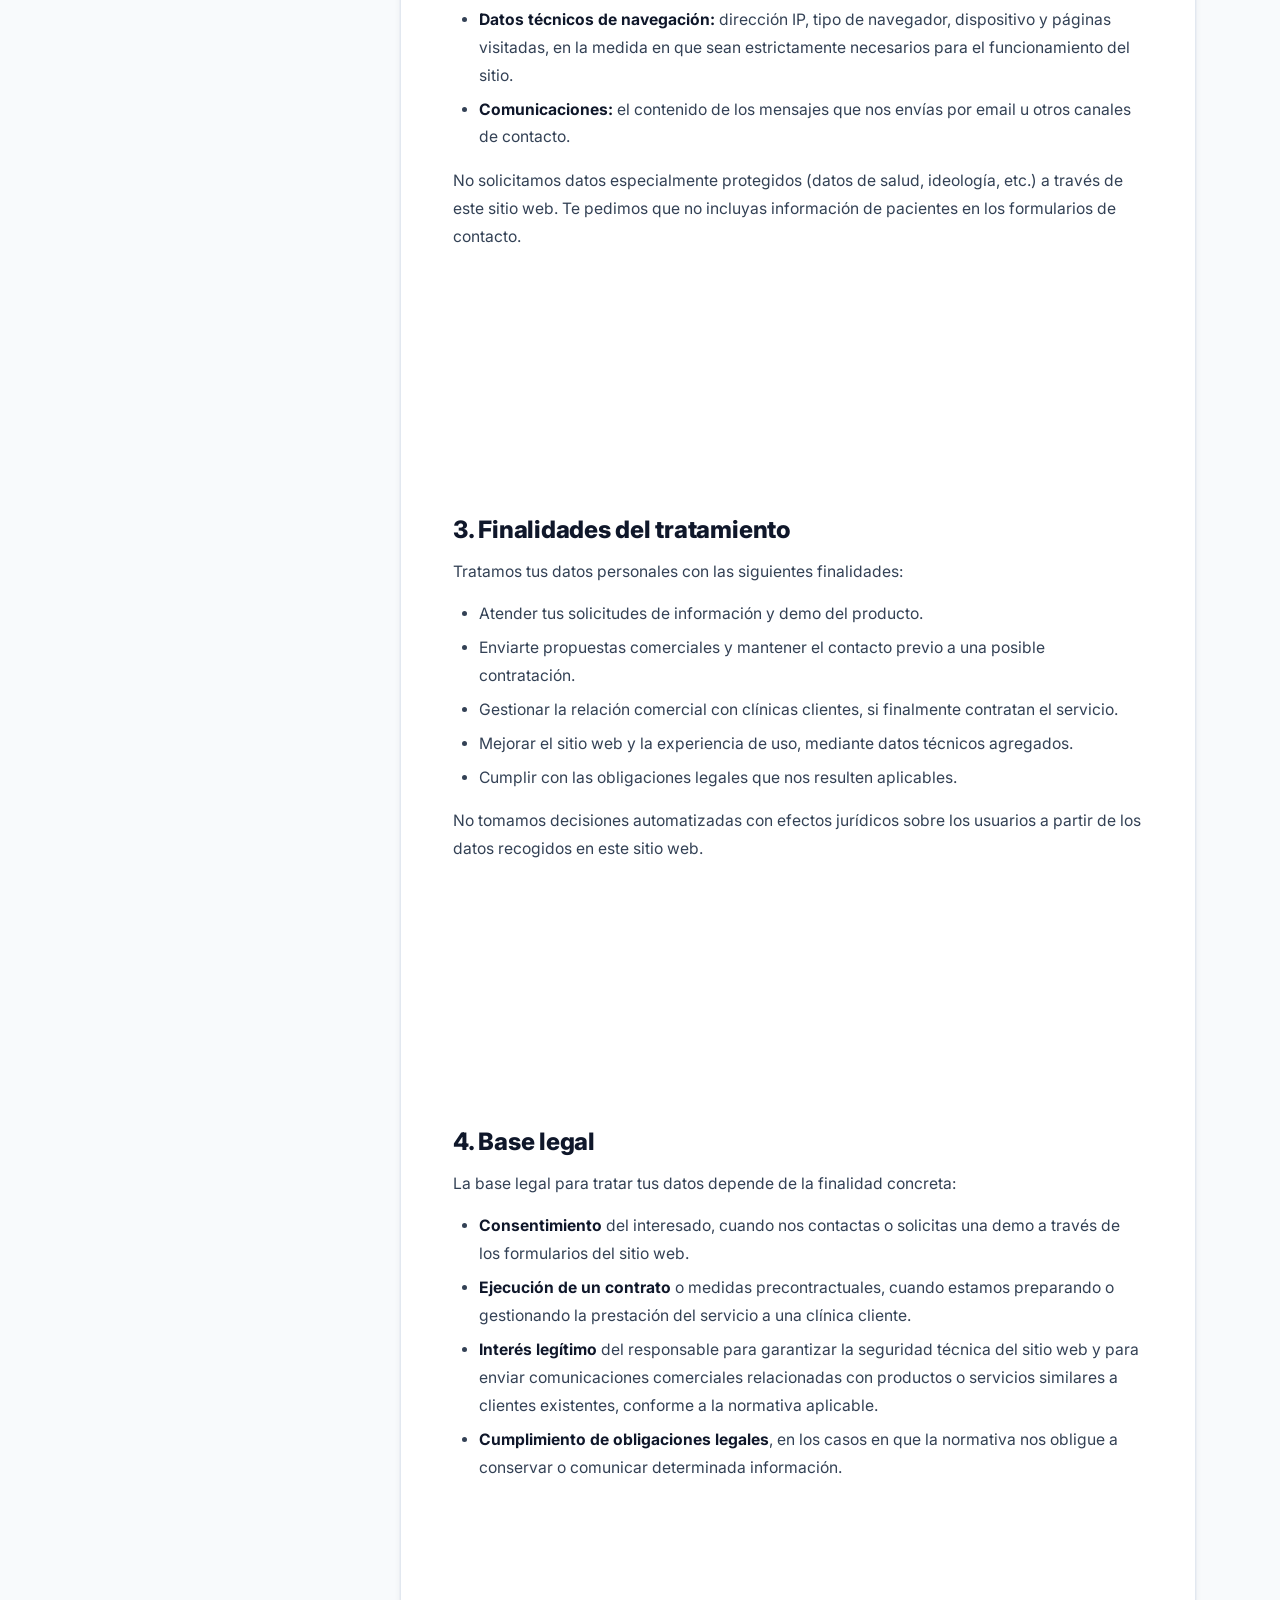
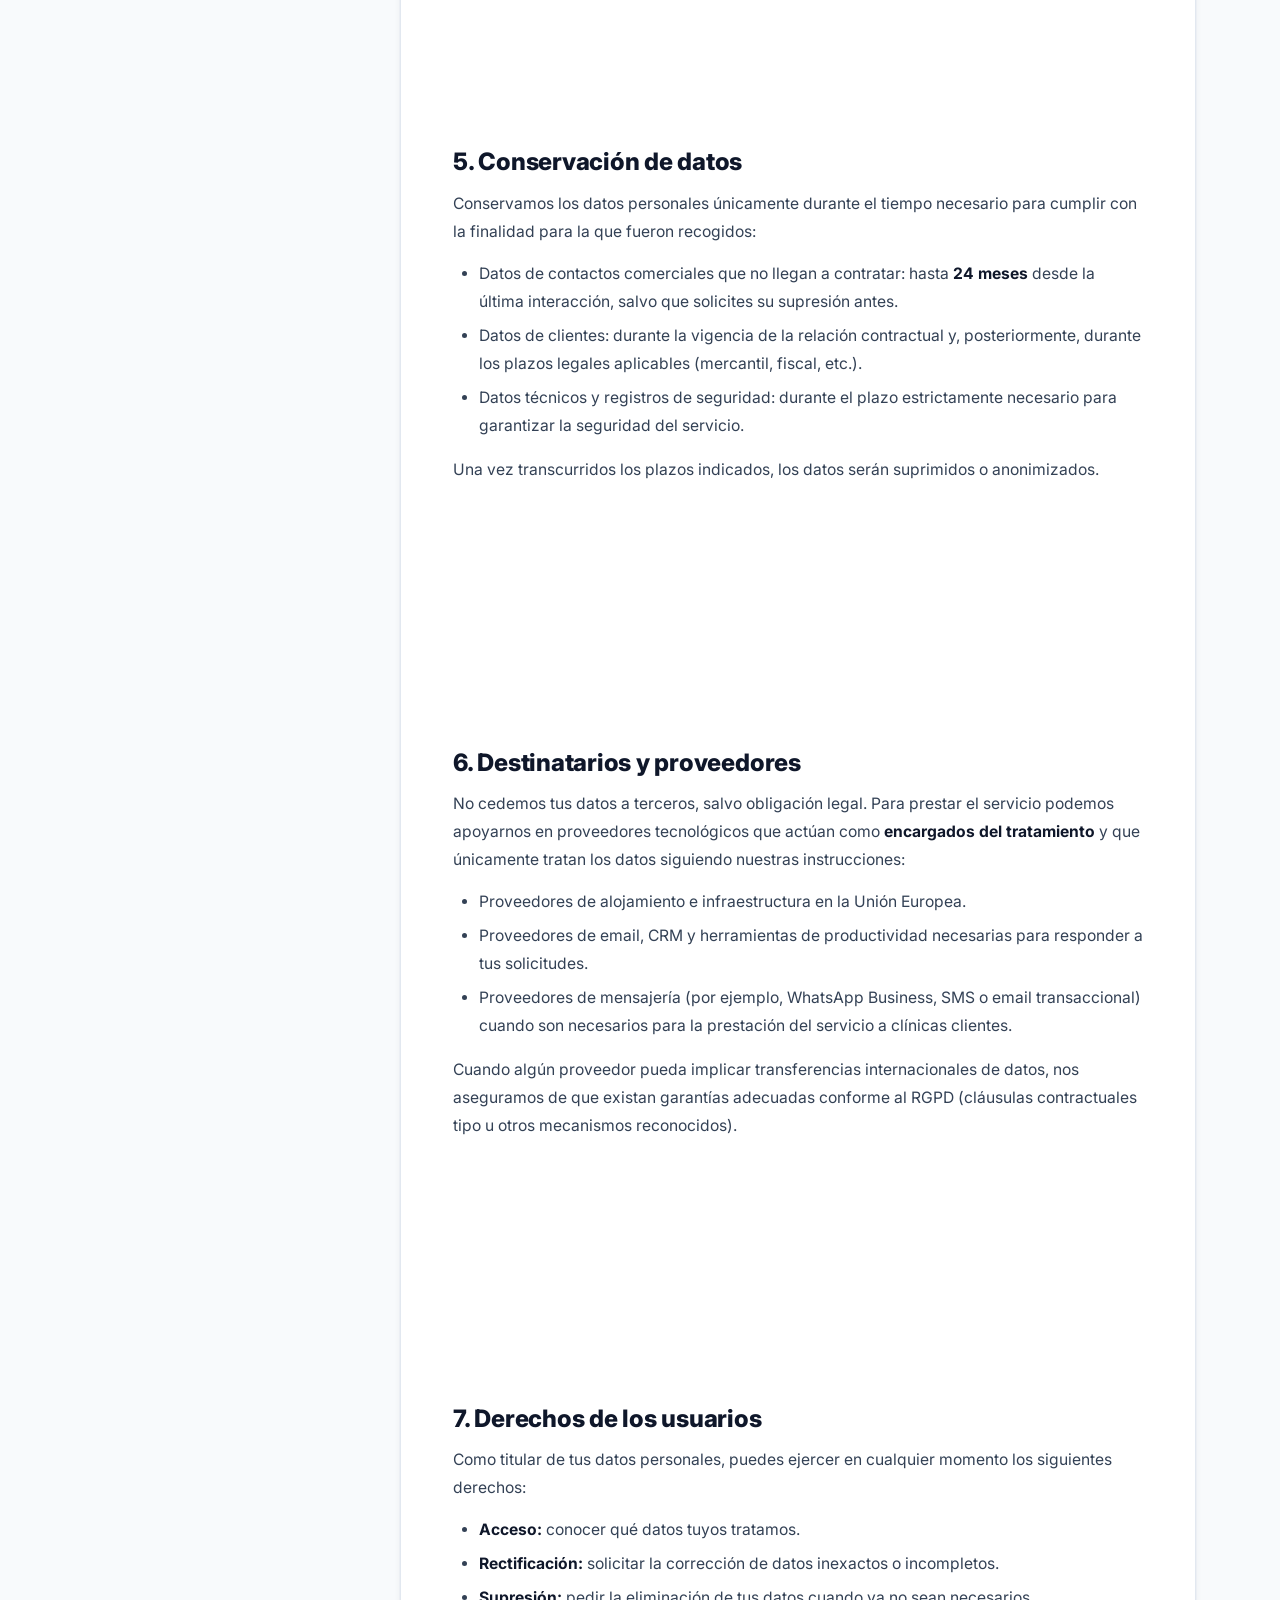
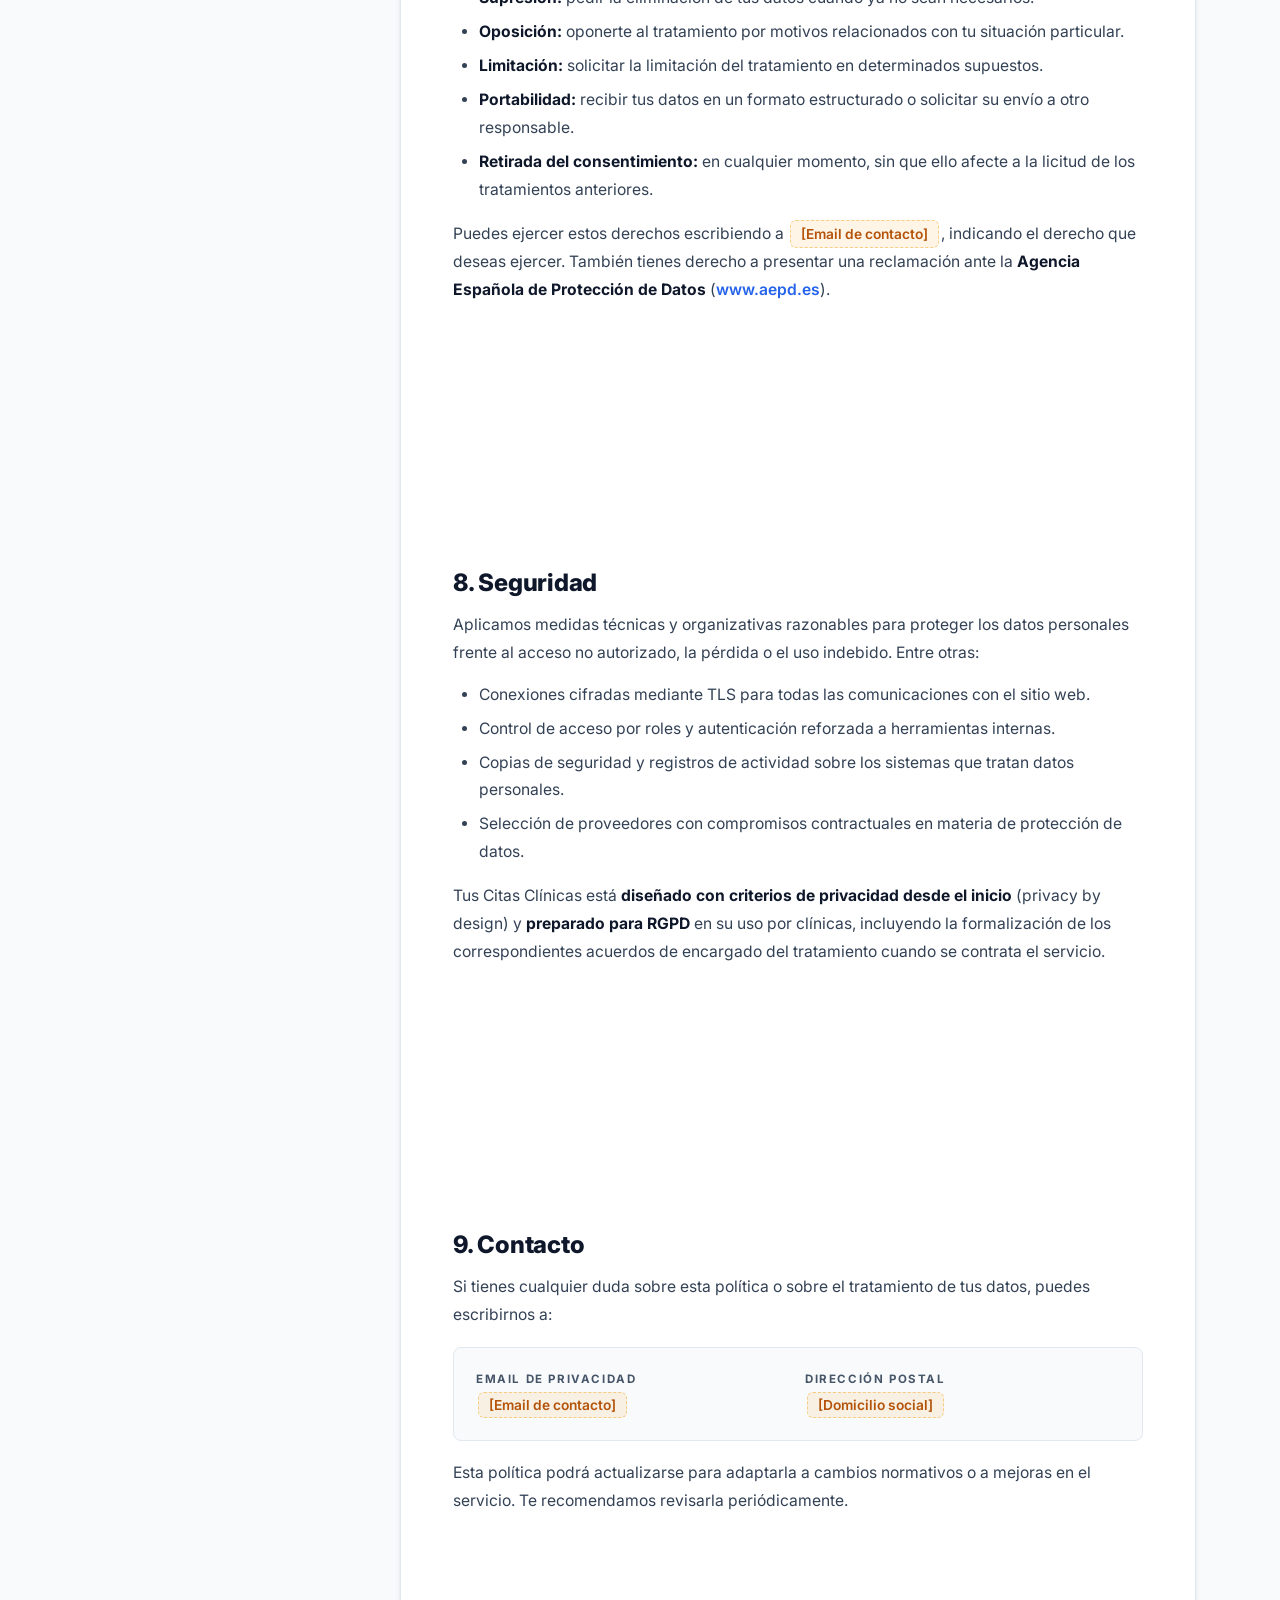
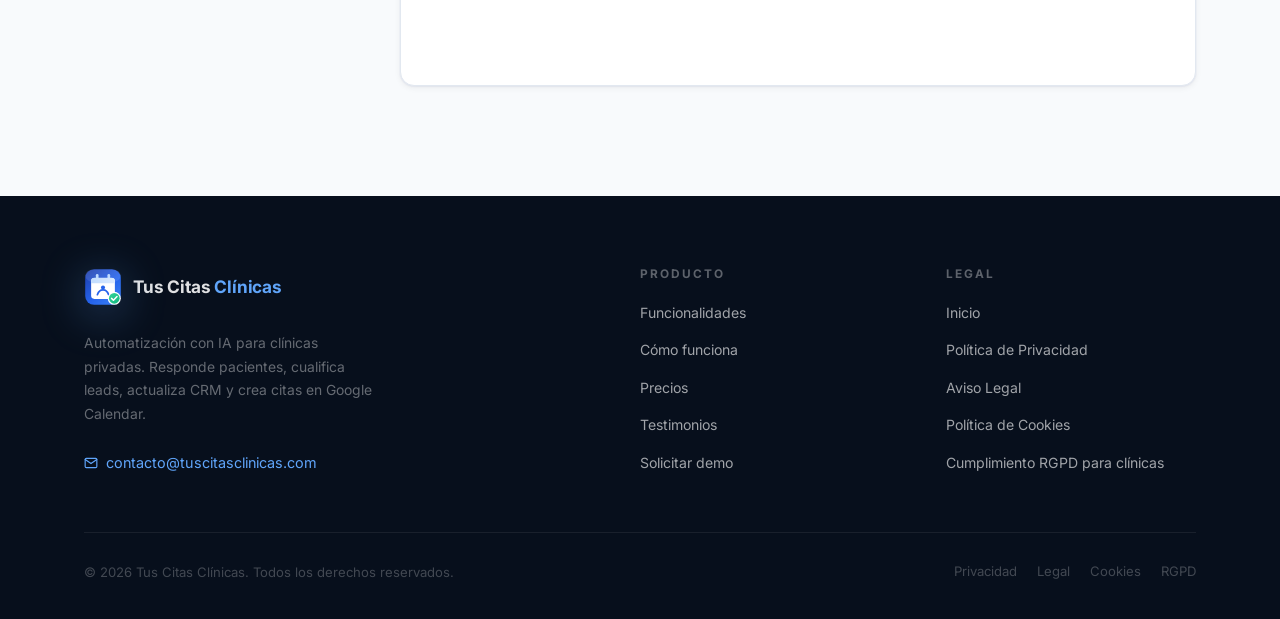
<file: privacy.html>
<!DOCTYPE html>
<html lang="es">
<head>
  <meta charset="UTF-8" />
  <meta name="viewport" content="width=device-width, initial-scale=1.0, viewport-fit=cover" />
  <meta name="theme-color" content="#2563EB" />
  <title>Política de Privacidad | Tus Citas Clínicas</title>
  <meta name="description" content="Política de privacidad de Tus Citas Clínicas: cómo recopilamos, tratamos y protegemos los datos personales de visitantes y solicitantes de demo." />
  <link rel="canonical" href="https://tuscitasclinicas.com/privacy.html" />
  <meta property="og:type" content="website" />
  <meta property="og:title" content="Política de Privacidad | Tus Citas Clínicas" />
  <meta property="og:description" content="Cómo tratamos los datos personales en Tus Citas Clínicas." />
  <meta property="og:url" content="https://tuscitasclinicas.com/privacy.html" />
  <link rel="icon" href="assets/favicon.svg" type="image/svg+xml">
  <link rel="apple-touch-icon" href="assets/favicon.svg">
  <link rel="preconnect" href="https://fonts.googleapis.com">
  <link rel="preconnect" href="https://fonts.gstatic.com" crossorigin>
  <link href="https://fonts.googleapis.com/css2?family=Inter:wght@400;500;600;700;800&display=swap" rel="stylesheet">
  <link rel="stylesheet" href="styles.css" />
</head>
<body class="legal-body">

  <!-- NAV -->
  <nav id="navbar">
    <div class="container">
      <div class="nav-inner">
        <a href="index.html" class="nav-logo" aria-label="Tus Citas Clínicas - Inicio">
          <img src="assets/favicon.svg" alt="" class="brand-icon" width="42" height="42">
          <span class="brand-text">Tus Citas <span class="logo-accent">Clínicas</span></span>
        </a>
        <ul class="nav-links">
          <li><a href="index.html#funcionalidades">Funcionalidades</a></li>
          <li><a href="index.html#como-funciona">Cómo funciona</a></li>
          <li><a href="index.html#precios">Precios</a></li>
          <li><a href="index.html#testimonios">Testimonios</a></li>
          <li><a href="index.html#contacto">Contacto</a></li>
        </ul>
        <div class="nav-cta">
          <a href="index.html#contacto" class="btn btn-primary">Solicitar demo</a>
        </div>
        <div class="hamburger" id="hamburger" onclick="toggleMenu()">
          <span></span><span></span><span></span>
        </div>
      </div>
    </div>
    <div class="mobile-menu" id="mobileMenu">
      <a href="index.html#funcionalidades" onclick="toggleMenu()">Funcionalidades</a>
      <a href="index.html#como-funciona" onclick="toggleMenu()">Cómo funciona</a>
      <a href="index.html#precios" onclick="toggleMenu()">Precios</a>
      <a href="index.html#testimonios" onclick="toggleMenu()">Testimonios</a>
      <a href="index.html#contacto" onclick="toggleMenu()">Contacto</a>
      <a href="index.html#contacto" class="btn btn-primary" onclick="toggleMenu()">Solicitar demo</a>
    </div>
  </nav>

  <!-- HERO -->
  <header class="legal-hero">
    <div class="container">
      <nav class="breadcrumb" aria-label="Migas de pan">
        <a href="index.html">Inicio</a>
        <span class="sep">/</span>
        <span class="current">Política de Privacidad</span>
      </nav>
      <h1>Política de Privacidad</h1>
      <p class="legal-lead">Cómo tratamos los datos personales de las personas que visitan este sitio web o solicitan información comercial sobre Tus Citas Clínicas.</p>
      <p class="legal-updated">Última actualización: 11 de mayo de 2026</p>
    </div>
  </header>

  <!-- MAIN -->
  <main class="legal-main">
    <div class="container">
      <div class="legal-layout">

        <aside class="legal-toc" aria-label="Índice de contenidos">
          <p class="legal-toc-title">Contenidos</p>
          <ol>
            <li><a href="#responsable">Responsable del tratamiento</a></li>
            <li><a href="#datos">Datos que podemos recopilar</a></li>
            <li><a href="#finalidades">Finalidades del tratamiento</a></li>
            <li><a href="#base-legal">Base legal</a></li>
            <li><a href="#conservacion">Conservación de datos</a></li>
            <li><a href="#destinatarios">Destinatarios y proveedores</a></li>
            <li><a href="#derechos">Derechos de los usuarios</a></li>
            <li><a href="#seguridad">Seguridad</a></li>
            <li><a href="#contacto-priv">Contacto</a></li>
          </ol>
        </aside>

        <article class="legal-article">

          <div class="legal-callout">
            <strong>Sobre este documento.</strong> Tus Citas Clínicas es un servicio B2B SaaS dirigido a clínicas privadas. Esta política describe el tratamiento de datos de quienes visitan este sitio web o solicitan una demo. El tratamiento de datos de pacientes de una clínica cliente se regirá, en su caso, por el contrato de prestación de servicios y por el correspondiente acuerdo de encargado del tratamiento.
          </div>

          <section id="responsable">
            <h2>1. Responsable del tratamiento</h2>
            <p>El responsable del tratamiento de los datos personales recogidos a través de este sitio web es:</p>
            <div class="legal-info-grid">
              <div class="info-row">
                <span class="info-label">Titular</span>
                <span class="info-value"><span class="legal-placeholder">[Nombre legal o sociedad]</span></span>
              </div>
              <div class="info-row">
                <span class="info-label">NIF / CIF</span>
                <span class="info-value"><span class="legal-placeholder">[NIF/CIF]</span></span>
              </div>
              <div class="info-row">
                <span class="info-label">Domicilio</span>
                <span class="info-value"><span class="legal-placeholder">[Domicilio social]</span></span>
              </div>
              <div class="info-row">
                <span class="info-label">Email de contacto</span>
                <span class="info-value"><span class="legal-placeholder">[Email de contacto]</span></span>
              </div>
            </div>
            <p>En adelante, “Tus Citas Clínicas”, “la empresa” o “el responsable”.</p>
          </section>

          <section id="datos">
            <h2>2. Datos que podemos recopilar</h2>
            <p>Recopilamos únicamente los datos necesarios para gestionar la relación con visitantes y potenciales clientes de nuestro servicio. En concreto, podemos tratar:</p>
            <ul>
              <li><strong>Datos identificativos y de contacto:</strong> nombre, apellidos, email, teléfono y nombre de la clínica que facilitas al rellenar el formulario de demo o al escribirnos por email.</li>
              <li><strong>Datos sobre tu clínica:</strong> tipo de especialidad, número de profesionales o retos en la gestión de citas, cuando los compartes voluntariamente con nosotros.</li>
              <li><strong>Datos técnicos de navegación:</strong> dirección IP, tipo de navegador, dispositivo y páginas visitadas, en la medida en que sean estrictamente necesarios para el funcionamiento del sitio.</li>
              <li><strong>Comunicaciones:</strong> el contenido de los mensajes que nos envías por email u otros canales de contacto.</li>
            </ul>
            <p>No solicitamos datos especialmente protegidos (datos de salud, ideología, etc.) a través de este sitio web. Te pedimos que no incluyas información de pacientes en los formularios de contacto.</p>
          </section>

          <section id="finalidades">
            <h2>3. Finalidades del tratamiento</h2>
            <p>Tratamos tus datos personales con las siguientes finalidades:</p>
            <ul>
              <li>Atender tus solicitudes de información y demo del producto.</li>
              <li>Enviarte propuestas comerciales y mantener el contacto previo a una posible contratación.</li>
              <li>Gestionar la relación comercial con clínicas clientes, si finalmente contratan el servicio.</li>
              <li>Mejorar el sitio web y la experiencia de uso, mediante datos técnicos agregados.</li>
              <li>Cumplir con las obligaciones legales que nos resulten aplicables.</li>
            </ul>
            <p>No tomamos decisiones automatizadas con efectos jurídicos sobre los usuarios a partir de los datos recogidos en este sitio web.</p>
          </section>

          <section id="base-legal">
            <h2>4. Base legal</h2>
            <p>La base legal para tratar tus datos depende de la finalidad concreta:</p>
            <ul>
              <li><strong>Consentimiento</strong> del interesado, cuando nos contactas o solicitas una demo a través de los formularios del sitio web.</li>
              <li><strong>Ejecución de un contrato</strong> o medidas precontractuales, cuando estamos preparando o gestionando la prestación del servicio a una clínica cliente.</li>
              <li><strong>Interés legítimo</strong> del responsable para garantizar la seguridad técnica del sitio web y para enviar comunicaciones comerciales relacionadas con productos o servicios similares a clientes existentes, conforme a la normativa aplicable.</li>
              <li><strong>Cumplimiento de obligaciones legales</strong>, en los casos en que la normativa nos obligue a conservar o comunicar determinada información.</li>
            </ul>
          </section>

          <section id="conservacion">
            <h2>5. Conservación de datos</h2>
            <p>Conservamos los datos personales únicamente durante el tiempo necesario para cumplir con la finalidad para la que fueron recogidos:</p>
            <ul>
              <li>Datos de contactos comerciales que no llegan a contratar: hasta <strong>24 meses</strong> desde la última interacción, salvo que solicites su supresión antes.</li>
              <li>Datos de clientes: durante la vigencia de la relación contractual y, posteriormente, durante los plazos legales aplicables (mercantil, fiscal, etc.).</li>
              <li>Datos técnicos y registros de seguridad: durante el plazo estrictamente necesario para garantizar la seguridad del servicio.</li>
            </ul>
            <p>Una vez transcurridos los plazos indicados, los datos serán suprimidos o anonimizados.</p>
          </section>

          <section id="destinatarios">
            <h2>6. Destinatarios y proveedores</h2>
            <p>No cedemos tus datos a terceros, salvo obligación legal. Para prestar el servicio podemos apoyarnos en proveedores tecnológicos que actúan como <strong>encargados del tratamiento</strong> y que únicamente tratan los datos siguiendo nuestras instrucciones:</p>
            <ul>
              <li>Proveedores de alojamiento e infraestructura en la Unión Europea.</li>
              <li>Proveedores de email, CRM y herramientas de productividad necesarias para responder a tus solicitudes.</li>
              <li>Proveedores de mensajería (por ejemplo, WhatsApp Business, SMS o email transaccional) cuando son necesarios para la prestación del servicio a clínicas clientes.</li>
            </ul>
            <p>Cuando algún proveedor pueda implicar transferencias internacionales de datos, nos aseguramos de que existan garantías adecuadas conforme al RGPD (cláusulas contractuales tipo u otros mecanismos reconocidos).</p>
          </section>

          <section id="derechos">
            <h2>7. Derechos de los usuarios</h2>
            <p>Como titular de tus datos personales, puedes ejercer en cualquier momento los siguientes derechos:</p>
            <ul>
              <li><strong>Acceso:</strong> conocer qué datos tuyos tratamos.</li>
              <li><strong>Rectificación:</strong> solicitar la corrección de datos inexactos o incompletos.</li>
              <li><strong>Supresión:</strong> pedir la eliminación de tus datos cuando ya no sean necesarios.</li>
              <li><strong>Oposición:</strong> oponerte al tratamiento por motivos relacionados con tu situación particular.</li>
              <li><strong>Limitación:</strong> solicitar la limitación del tratamiento en determinados supuestos.</li>
              <li><strong>Portabilidad:</strong> recibir tus datos en un formato estructurado o solicitar su envío a otro responsable.</li>
              <li><strong>Retirada del consentimiento:</strong> en cualquier momento, sin que ello afecte a la licitud de los tratamientos anteriores.</li>
            </ul>
            <p>Puedes ejercer estos derechos escribiendo a <span class="legal-placeholder">[Email de contacto]</span>, indicando el derecho que deseas ejercer. También tienes derecho a presentar una reclamación ante la <strong>Agencia Española de Protección de Datos</strong> (<a href="https://www.aepd.es" target="_blank" rel="noopener">www.aepd.es</a>).</p>
          </section>

          <section id="seguridad">
            <h2>8. Seguridad</h2>
            <p>Aplicamos medidas técnicas y organizativas razonables para proteger los datos personales frente al acceso no autorizado, la pérdida o el uso indebido. Entre otras:</p>
            <ul>
              <li>Conexiones cifradas mediante TLS para todas las comunicaciones con el sitio web.</li>
              <li>Control de acceso por roles y autenticación reforzada a herramientas internas.</li>
              <li>Copias de seguridad y registros de actividad sobre los sistemas que tratan datos personales.</li>
              <li>Selección de proveedores con compromisos contractuales en materia de protección de datos.</li>
            </ul>
            <p>Tus Citas Clínicas está <strong>diseñado con criterios de privacidad desde el inicio</strong> (privacy by design) y <strong>preparado para RGPD</strong> en su uso por clínicas, incluyendo la formalización de los correspondientes acuerdos de encargado del tratamiento cuando se contrata el servicio.</p>
          </section>

          <section id="contacto-priv">
            <h2>9. Contacto</h2>
            <p>Si tienes cualquier duda sobre esta política o sobre el tratamiento de tus datos, puedes escribirnos a:</p>
            <div class="legal-info-grid">
              <div class="info-row">
                <span class="info-label">Email de privacidad</span>
                <span class="info-value"><span class="legal-placeholder">[Email de contacto]</span></span>
              </div>
              <div class="info-row">
                <span class="info-label">Dirección postal</span>
                <span class="info-value"><span class="legal-placeholder">[Domicilio social]</span></span>
              </div>
            </div>
            <p>Esta política podrá actualizarse para adaptarla a cambios normativos o a mejoras en el servicio. Te recomendamos revisarla periódicamente.</p>
          </section>

        </article>
      </div>
    </div>
  </main>

  <!-- FOOTER -->
  <footer>
    <div class="container">
      <div class="footer-grid">
        <div class="footer-brand">
          <a href="index.html" class="nav-logo" aria-label="Tus Citas Clínicas - Inicio">
            <img src="assets/favicon.svg" alt="" class="brand-icon brand-icon-sm" width="38" height="38">
            <span class="brand-text">Tus Citas <span class="logo-accent">Clínicas</span></span>
          </a>
          <p>Automatización con IA para clínicas privadas. Responde pacientes, cualifica leads, actualiza CRM y crea citas en Google Calendar.</p>
          <a href="mailto:contacto@tuscitasclinicas.com" class="footer-email">
            <svg width="14" height="14" viewBox="0 0 24 24" fill="none" stroke="currentColor" stroke-width="2" stroke-linecap="round" stroke-linejoin="round"><path d="M4 4h16c1.1 0 2 .9 2 2v12c0 1.1-.9 2-2 2H4c-1.1 0-2-.9-2-2V6c0-1.1.9-2 2-2z"/><polyline points="22,6 12,13 2,6"/></svg>
            contacto@tuscitasclinicas.com
          </a>
        </div>
        <div class="footer-col">
          <h4>Producto</h4>
          <ul>
            <li><a href="index.html#funcionalidades">Funcionalidades</a></li>
            <li><a href="index.html#como-funciona">Cómo funciona</a></li>
            <li><a href="index.html#precios">Precios</a></li>
            <li><a href="index.html#testimonios">Testimonios</a></li>
            <li><a href="index.html#contacto">Solicitar demo</a></li>
          </ul>
        </div>
        <div class="footer-col">
          <h4>Legal</h4>
          <ul>
            <li><a href="index.html">Inicio</a></li>
            <li><a href="privacy.html">Política de Privacidad</a></li>
            <li><a href="aviso-legal.html">Aviso Legal</a></li>
            <li><a href="cookies.html">Política de Cookies</a></li>
            <li><a href="rgpd.html">Cumplimiento RGPD para clínicas</a></li>
          </ul>
        </div>
      </div>
      <div class="footer-bottom">
        <p>&copy; 2026 Tus Citas Clínicas. Todos los derechos reservados.</p>
        <div class="footer-bottom-links">
          <a href="privacy.html">Privacidad</a>
          <a href="aviso-legal.html">Legal</a>
          <a href="cookies.html">Cookies</a>
          <a href="rgpd.html">RGPD</a>
        </div>
      </div>
    </div>
  </footer>

  <script src="script.js"></script>
</body>
</html>
</file>
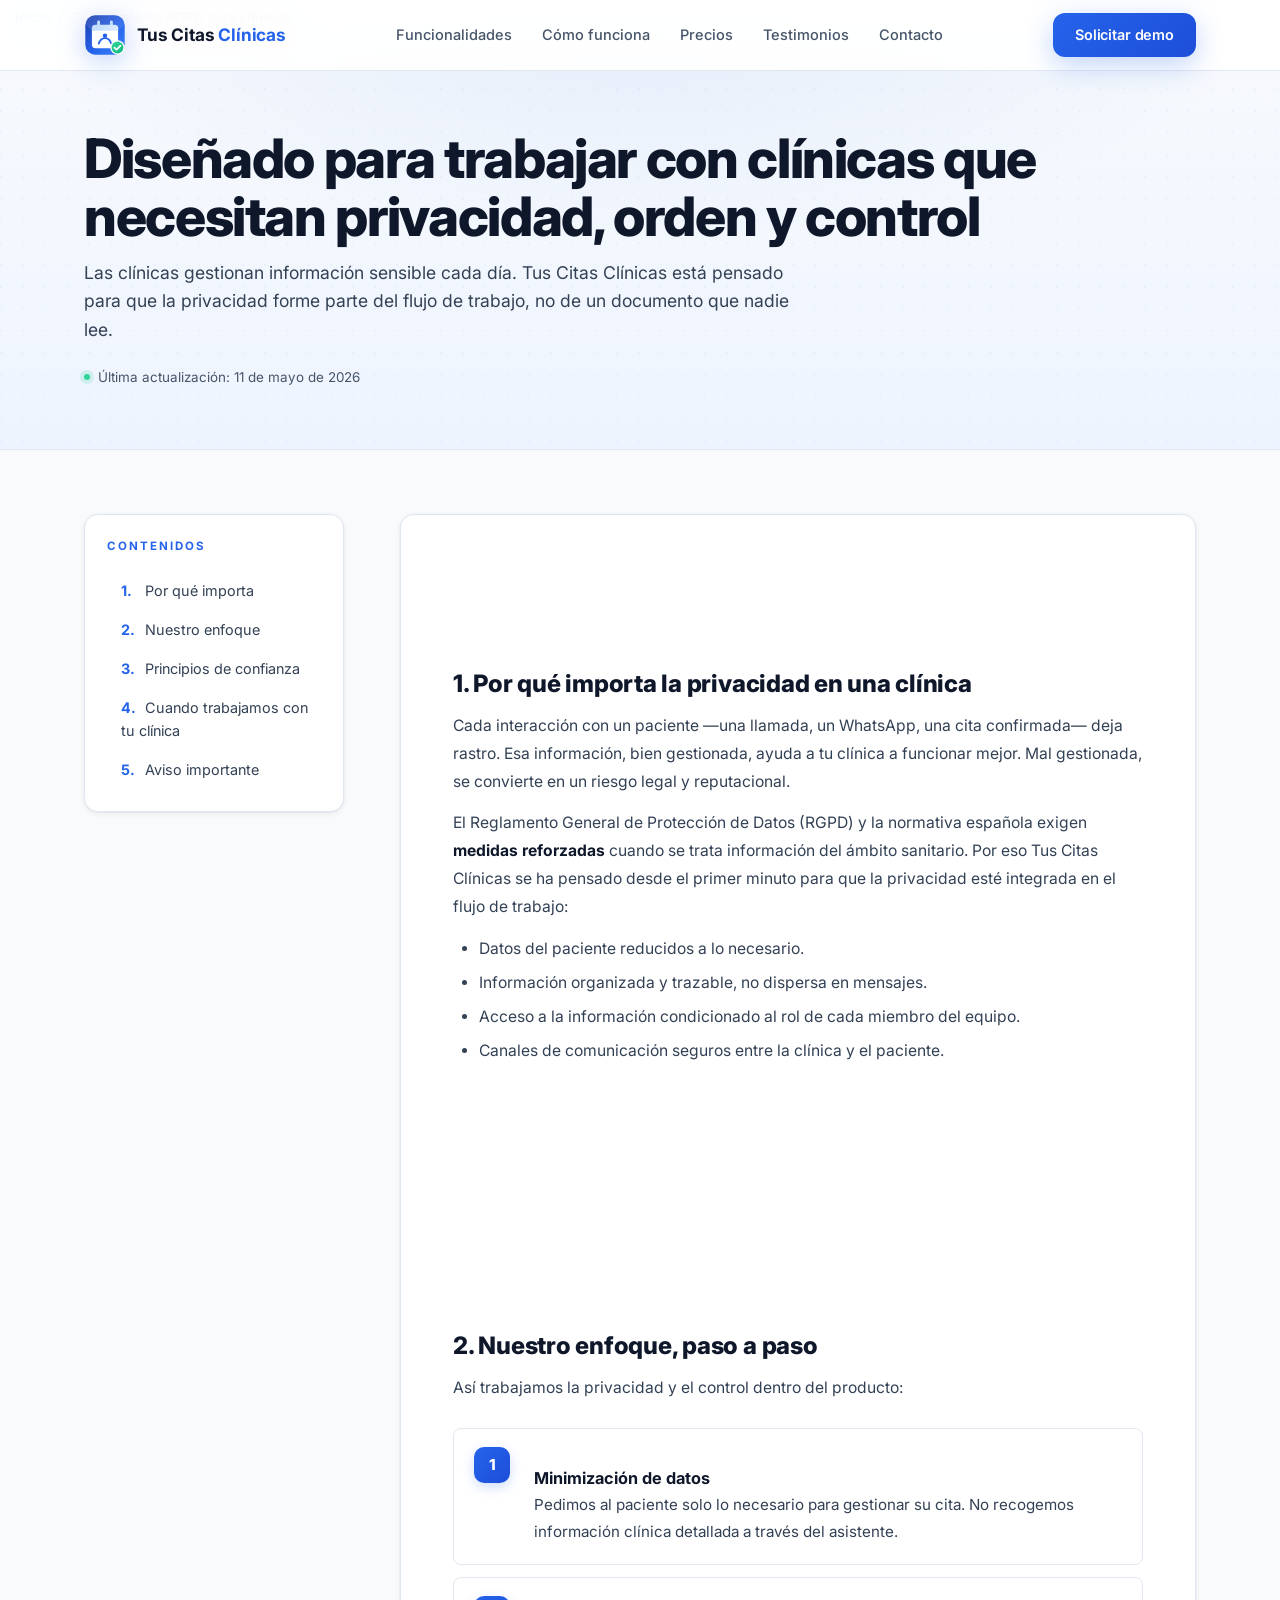
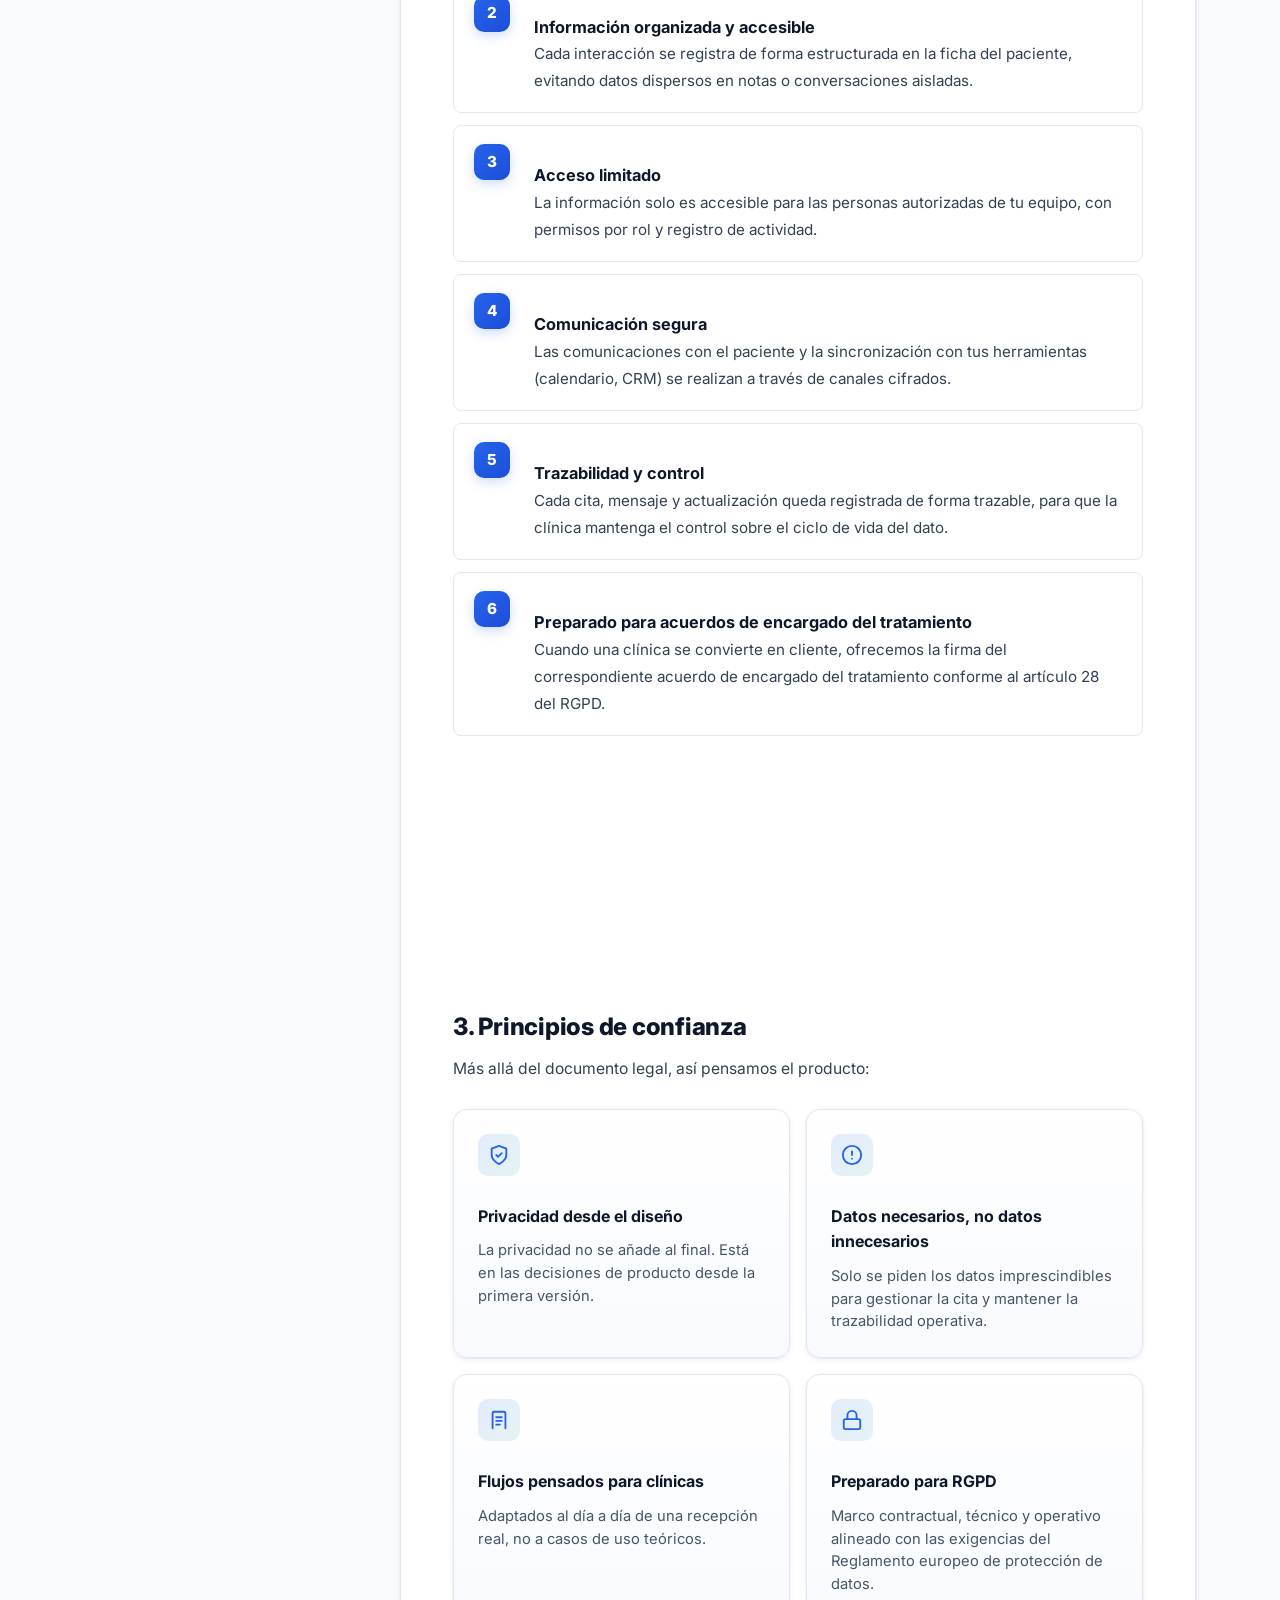
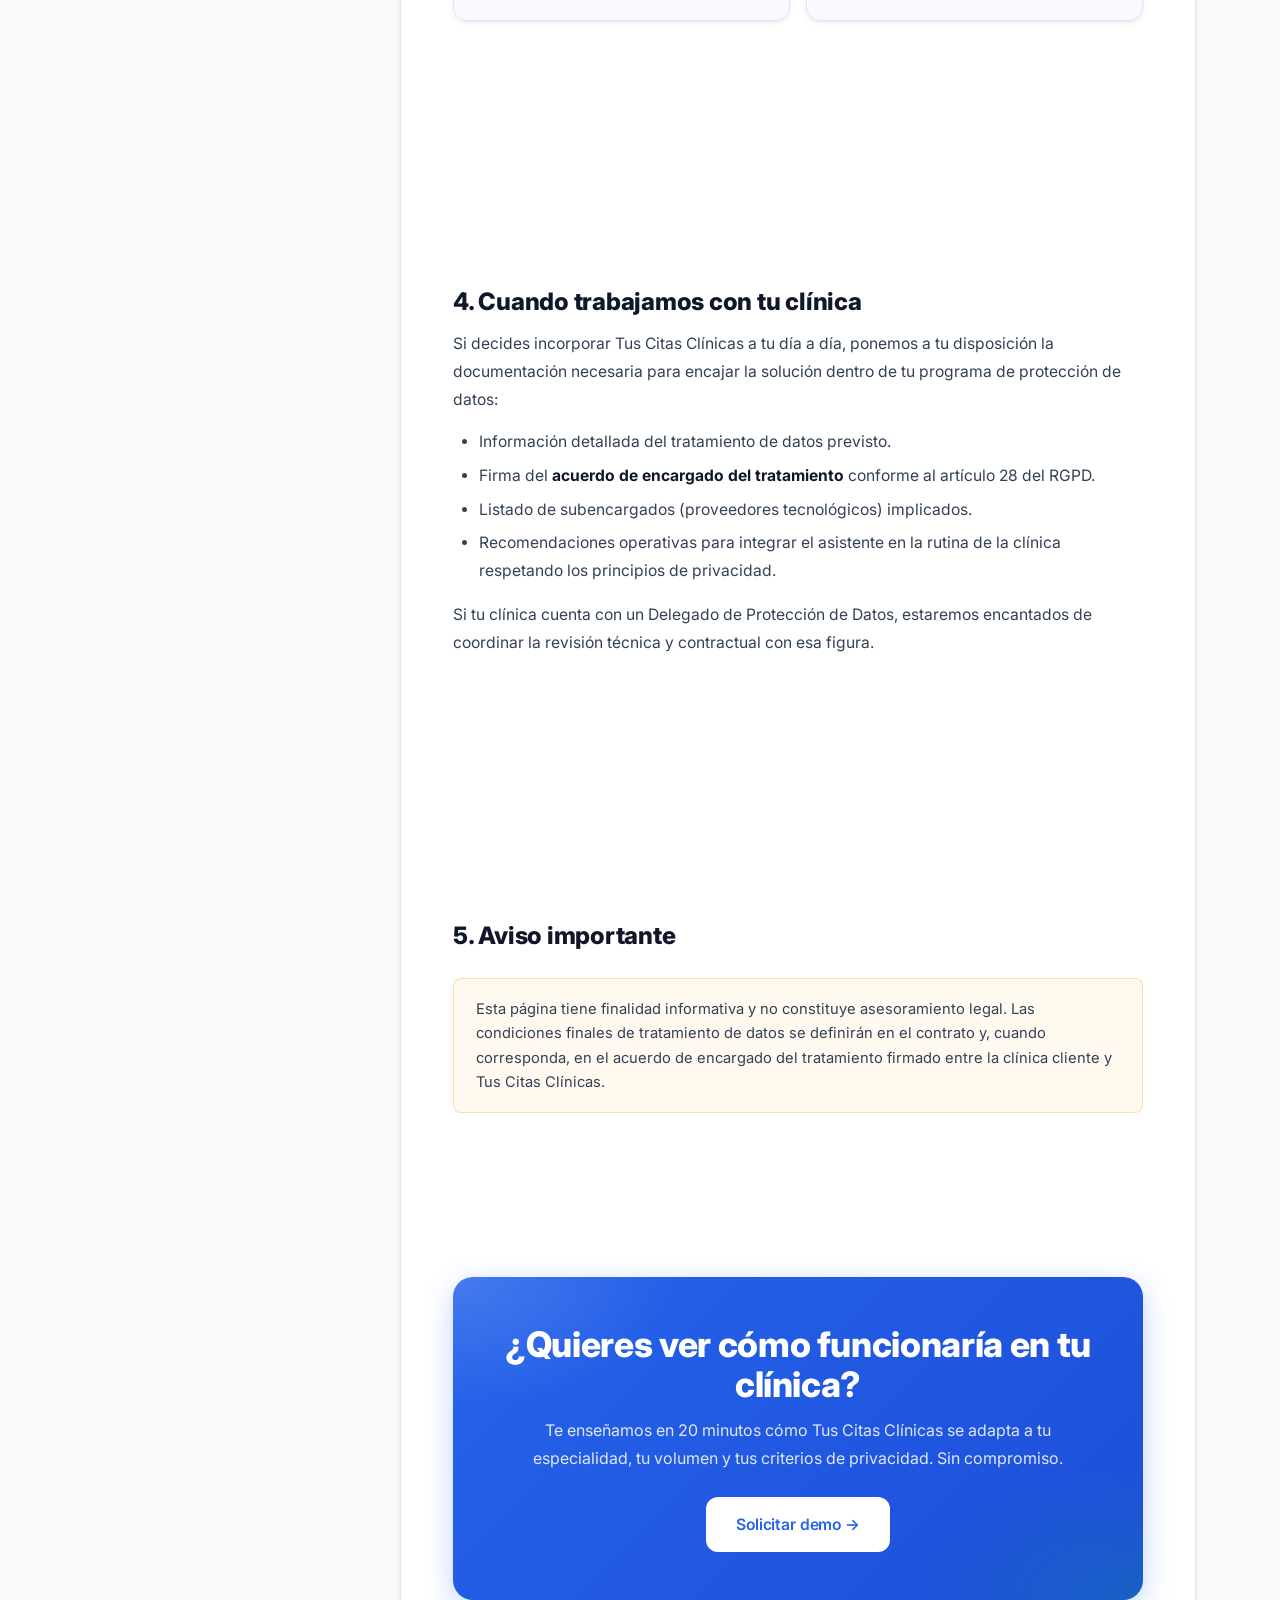
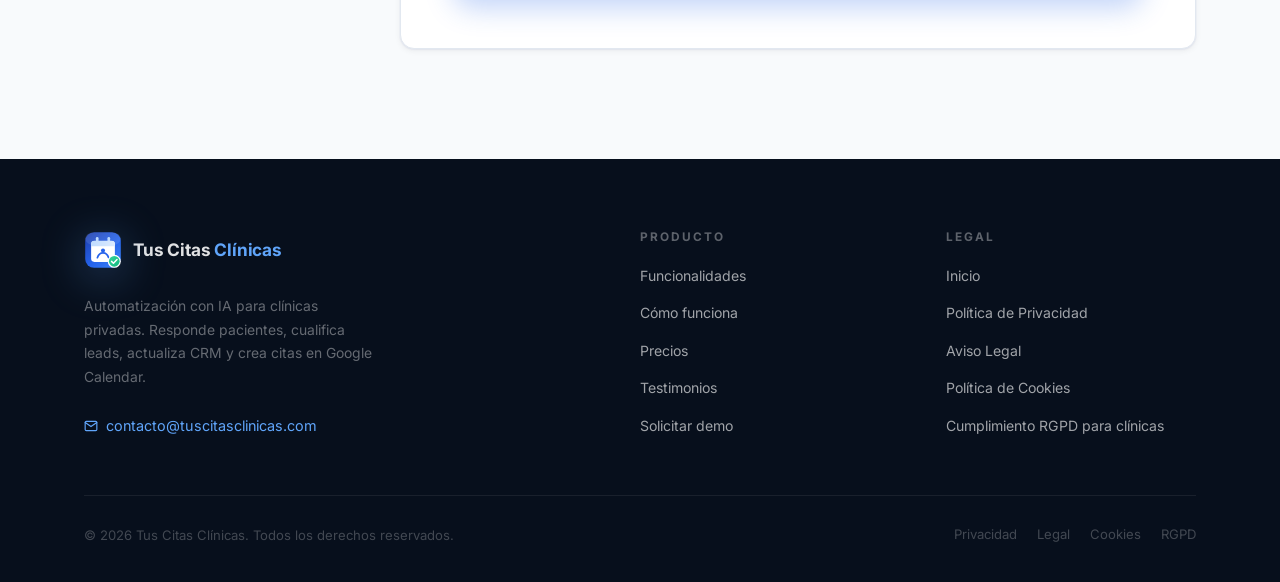
<file: rgpd.html>
<!DOCTYPE html>
<html lang="es">
<head>
  <meta charset="UTF-8" />
  <meta name="viewport" content="width=device-width, initial-scale=1.0, viewport-fit=cover" />
  <meta name="theme-color" content="#2563EB" />
  <title>Cumplimiento RGPD para Clínicas | Tus Citas Clínicas</title>
  <meta name="description" content="Tus Citas Clínicas está diseñado con criterios de privacidad: minimización de datos, acceso limitado, comunicación segura y preparado para acuerdos de encargado del tratamiento." />
  <link rel="canonical" href="https://tuscitasclinicas.com/rgpd.html" />
  <meta property="og:type" content="website" />
  <meta property="og:title" content="Cumplimiento RGPD para Clínicas | Tus Citas Clínicas" />
  <meta property="og:description" content="Privacidad, orden y control para clínicas que trabajan con información sensible de pacientes." />
  <meta property="og:url" content="https://tuscitasclinicas.com/rgpd.html" />
  <link rel="icon" href="assets/favicon.svg" type="image/svg+xml">
  <link rel="apple-touch-icon" href="assets/favicon.svg">
  <link rel="preconnect" href="https://fonts.googleapis.com">
  <link rel="preconnect" href="https://fonts.gstatic.com" crossorigin>
  <link href="https://fonts.googleapis.com/css2?family=Inter:wght@400;500;600;700;800&display=swap" rel="stylesheet">
  <link rel="stylesheet" href="styles.css" />
</head>
<body class="legal-body">

  <!-- NAV -->
  <nav id="navbar">
    <div class="container">
      <div class="nav-inner">
        <a href="index.html" class="nav-logo" aria-label="Tus Citas Clínicas - Inicio">
          <img src="assets/favicon.svg" alt="" class="brand-icon" width="42" height="42">
          <span class="brand-text">Tus Citas <span class="logo-accent">Clínicas</span></span>
        </a>
        <ul class="nav-links">
          <li><a href="index.html#funcionalidades">Funcionalidades</a></li>
          <li><a href="index.html#como-funciona">Cómo funciona</a></li>
          <li><a href="index.html#precios">Precios</a></li>
          <li><a href="index.html#testimonios">Testimonios</a></li>
          <li><a href="index.html#contacto">Contacto</a></li>
        </ul>
        <div class="nav-cta">
          <a href="index.html#contacto" class="btn btn-primary">Solicitar demo</a>
        </div>
        <div class="hamburger" id="hamburger" onclick="toggleMenu()">
          <span></span><span></span><span></span>
        </div>
      </div>
    </div>
    <div class="mobile-menu" id="mobileMenu">
      <a href="index.html#funcionalidades" onclick="toggleMenu()">Funcionalidades</a>
      <a href="index.html#como-funciona" onclick="toggleMenu()">Cómo funciona</a>
      <a href="index.html#precios" onclick="toggleMenu()">Precios</a>
      <a href="index.html#testimonios" onclick="toggleMenu()">Testimonios</a>
      <a href="index.html#contacto" onclick="toggleMenu()">Contacto</a>
      <a href="index.html#contacto" class="btn btn-primary" onclick="toggleMenu()">Solicitar demo</a>
    </div>
  </nav>

  <!-- HERO -->
  <header class="legal-hero">
    <div class="container">
      <nav class="breadcrumb" aria-label="Migas de pan">
        <a href="index.html">Inicio</a>
        <span class="sep">/</span>
        <span class="current">Cumplimiento RGPD para clínicas</span>
      </nav>
      <h1>Diseñado para trabajar con clínicas que necesitan privacidad, orden y control</h1>
      <p class="legal-lead">Las clínicas gestionan información sensible cada día. Tus Citas Clínicas está pensado para que la privacidad forme parte del flujo de trabajo, no de un documento que nadie lee.</p>
      <p class="legal-updated">Última actualización: 11 de mayo de 2026</p>
    </div>
  </header>

  <!-- MAIN -->
  <main class="legal-main">
    <div class="container">
      <div class="legal-layout">

        <aside class="legal-toc" aria-label="Índice de contenidos">
          <p class="legal-toc-title">Contenidos</p>
          <ol>
            <li><a href="#contexto">Por qué importa</a></li>
            <li><a href="#enfoque">Nuestro enfoque</a></li>
            <li><a href="#principios">Principios de confianza</a></li>
            <li><a href="#proceso">Cuando trabajamos con tu clínica</a></li>
            <li><a href="#disclaimer">Aviso importante</a></li>
          </ol>
        </aside>

        <article class="legal-article">

          <section id="contexto">
            <h2>1. Por qué importa la privacidad en una clínica</h2>
            <p>Cada interacción con un paciente —una llamada, un WhatsApp, una cita confirmada— deja rastro. Esa información, bien gestionada, ayuda a tu clínica a funcionar mejor. Mal gestionada, se convierte en un riesgo legal y reputacional.</p>
            <p>El Reglamento General de Protección de Datos (RGPD) y la normativa española exigen <strong>medidas reforzadas</strong> cuando se trata información del ámbito sanitario. Por eso Tus Citas Clínicas se ha pensado desde el primer minuto para que la privacidad esté integrada en el flujo de trabajo:</p>
            <ul>
              <li>Datos del paciente reducidos a lo necesario.</li>
              <li>Información organizada y trazable, no dispersa en mensajes.</li>
              <li>Acceso a la información condicionado al rol de cada miembro del equipo.</li>
              <li>Canales de comunicación seguros entre la clínica y el paciente.</li>
            </ul>
          </section>

          <section id="enfoque">
            <h2>2. Nuestro enfoque, paso a paso</h2>
            <p>Así trabajamos la privacidad y el control dentro del producto:</p>
            <div class="rgpd-approach">
              <div class="rgpd-step">
                <span class="rgpd-step-num">1</span>
                <div>
                  <h3>Minimización de datos</h3>
                  <p>Pedimos al paciente solo lo necesario para gestionar su cita. No recogemos información clínica detallada a través del asistente.</p>
                </div>
              </div>
              <div class="rgpd-step">
                <span class="rgpd-step-num">2</span>
                <div>
                  <h3>Información organizada y accesible</h3>
                  <p>Cada interacción se registra de forma estructurada en la ficha del paciente, evitando datos dispersos en notas o conversaciones aisladas.</p>
                </div>
              </div>
              <div class="rgpd-step">
                <span class="rgpd-step-num">3</span>
                <div>
                  <h3>Acceso limitado</h3>
                  <p>La información solo es accesible para las personas autorizadas de tu equipo, con permisos por rol y registro de actividad.</p>
                </div>
              </div>
              <div class="rgpd-step">
                <span class="rgpd-step-num">4</span>
                <div>
                  <h3>Comunicación segura</h3>
                  <p>Las comunicaciones con el paciente y la sincronización con tus herramientas (calendario, CRM) se realizan a través de canales cifrados.</p>
                </div>
              </div>
              <div class="rgpd-step">
                <span class="rgpd-step-num">5</span>
                <div>
                  <h3>Trazabilidad y control</h3>
                  <p>Cada cita, mensaje y actualización queda registrada de forma trazable, para que la clínica mantenga el control sobre el ciclo de vida del dato.</p>
                </div>
              </div>
              <div class="rgpd-step">
                <span class="rgpd-step-num">6</span>
                <div>
                  <h3>Preparado para acuerdos de encargado del tratamiento</h3>
                  <p>Cuando una clínica se convierte en cliente, ofrecemos la firma del correspondiente acuerdo de encargado del tratamiento conforme al artículo 28 del RGPD.</p>
                </div>
              </div>
            </div>
          </section>

          <section id="principios">
            <h2>3. Principios de confianza</h2>
            <p>Más allá del documento legal, así pensamos el producto:</p>
            <div class="rgpd-trust-grid">
              <div class="rgpd-trust-card">
                <div class="trust-card-icon">
                  <svg width="22" height="22" viewBox="0 0 24 24" fill="none" stroke="currentColor" stroke-width="2" stroke-linecap="round" stroke-linejoin="round"><path d="M12 22s8-4 8-10V5l-8-3-8 3v7c0 6 8 10 8 10z"/><polyline points="9 12 11 14 15 10"/></svg>
                </div>
                <strong>Privacidad desde el diseño</strong>
                <span>La privacidad no se añade al final. Está en las decisiones de producto desde la primera versión.</span>
              </div>
              <div class="rgpd-trust-card">
                <div class="trust-card-icon">
                  <svg width="22" height="22" viewBox="0 0 24 24" fill="none" stroke="currentColor" stroke-width="2" stroke-linecap="round" stroke-linejoin="round"><circle cx="12" cy="12" r="10"/><line x1="12" y1="8" x2="12" y2="12"/><line x1="12" y1="16" x2="12.01" y2="16"/></svg>
                </div>
                <strong>Datos necesarios, no datos innecesarios</strong>
                <span>Solo se piden los datos imprescindibles para gestionar la cita y mantener la trazabilidad operativa.</span>
              </div>
              <div class="rgpd-trust-card">
                <div class="trust-card-icon">
                  <svg width="22" height="22" viewBox="0 0 24 24" fill="none" stroke="currentColor" stroke-width="2" stroke-linecap="round" stroke-linejoin="round"><path d="M19 21V5a2 2 0 0 0-2-2H7a2 2 0 0 0-2 2v16"/><path d="M9 9h6"/><path d="M9 13h6"/><path d="M9 17h4"/></svg>
                </div>
                <strong>Flujos pensados para clínicas</strong>
                <span>Adaptados al día a día de una recepción real, no a casos de uso teóricos.</span>
              </div>
              <div class="rgpd-trust-card">
                <div class="trust-card-icon">
                  <svg width="22" height="22" viewBox="0 0 24 24" fill="none" stroke="currentColor" stroke-width="2" stroke-linecap="round" stroke-linejoin="round"><rect x="3" y="11" width="18" height="11" rx="2"/><path d="M7 11V7a5 5 0 0 1 10 0v4"/></svg>
                </div>
                <strong>Preparado para RGPD</strong>
                <span>Marco contractual, técnico y operativo alineado con las exigencias del Reglamento europeo de protección de datos.</span>
              </div>
            </div>
          </section>

          <section id="proceso">
            <h2>4. Cuando trabajamos con tu clínica</h2>
            <p>Si decides incorporar Tus Citas Clínicas a tu día a día, ponemos a tu disposición la documentación necesaria para encajar la solución dentro de tu programa de protección de datos:</p>
            <ul>
              <li>Información detallada del tratamiento de datos previsto.</li>
              <li>Firma del <strong>acuerdo de encargado del tratamiento</strong> conforme al artículo 28 del RGPD.</li>
              <li>Listado de subencargados (proveedores tecnológicos) implicados.</li>
              <li>Recomendaciones operativas para integrar el asistente en la rutina de la clínica respetando los principios de privacidad.</li>
            </ul>
            <p>Si tu clínica cuenta con un Delegado de Protección de Datos, estaremos encantados de coordinar la revisión técnica y contractual con esa figura.</p>
          </section>

          <section id="disclaimer">
            <h2>5. Aviso importante</h2>
            <div class="rgpd-disclaimer">
              Esta página tiene finalidad informativa y no constituye asesoramiento legal. Las condiciones finales de tratamiento de datos se definirán en el contrato y, cuando corresponda, en el acuerdo de encargado del tratamiento firmado entre la clínica cliente y Tus Citas Clínicas.
            </div>
          </section>

          <!-- CTA -->
          <div class="rgpd-cta-card">
            <h2>¿Quieres ver cómo funcionaría en tu clínica?</h2>
            <p>Te enseñamos en 20 minutos cómo Tus Citas Clínicas se adapta a tu especialidad, tu volumen y tus criterios de privacidad. Sin compromiso.</p>
            <a href="index.html#contacto" class="btn btn-white">Solicitar demo &rarr;</a>
          </div>

        </article>
      </div>
    </div>
  </main>

  <!-- FOOTER -->
  <footer>
    <div class="container">
      <div class="footer-grid">
        <div class="footer-brand">
          <a href="index.html" class="nav-logo" aria-label="Tus Citas Clínicas - Inicio">
            <img src="assets/favicon.svg" alt="" class="brand-icon brand-icon-sm" width="38" height="38">
            <span class="brand-text">Tus Citas <span class="logo-accent">Clínicas</span></span>
          </a>
          <p>Automatización con IA para clínicas privadas. Responde pacientes, cualifica leads, actualiza CRM y crea citas en Google Calendar.</p>
          <a href="mailto:contacto@tuscitasclinicas.com" class="footer-email">
            <svg width="14" height="14" viewBox="0 0 24 24" fill="none" stroke="currentColor" stroke-width="2" stroke-linecap="round" stroke-linejoin="round"><path d="M4 4h16c1.1 0 2 .9 2 2v12c0 1.1-.9 2-2 2H4c-1.1 0-2-.9-2-2V6c0-1.1.9-2 2-2z"/><polyline points="22,6 12,13 2,6"/></svg>
            contacto@tuscitasclinicas.com
          </a>
        </div>
        <div class="footer-col">
          <h4>Producto</h4>
          <ul>
            <li><a href="index.html#funcionalidades">Funcionalidades</a></li>
            <li><a href="index.html#como-funciona">Cómo funciona</a></li>
            <li><a href="index.html#precios">Precios</a></li>
            <li><a href="index.html#testimonios">Testimonios</a></li>
            <li><a href="index.html#contacto">Solicitar demo</a></li>
          </ul>
        </div>
        <div class="footer-col">
          <h4>Legal</h4>
          <ul>
            <li><a href="index.html">Inicio</a></li>
            <li><a href="privacy.html">Política de Privacidad</a></li>
            <li><a href="aviso-legal.html">Aviso Legal</a></li>
            <li><a href="cookies.html">Política de Cookies</a></li>
            <li><a href="rgpd.html">Cumplimiento RGPD para clínicas</a></li>
          </ul>
        </div>
      </div>
      <div class="footer-bottom">
        <p>&copy; 2026 Tus Citas Clínicas. Todos los derechos reservados.</p>
        <div class="footer-bottom-links">
          <a href="privacy.html">Privacidad</a>
          <a href="aviso-legal.html">Legal</a>
          <a href="cookies.html">Cookies</a>
          <a href="rgpd.html">RGPD</a>
        </div>
      </div>
    </div>
  </footer>

  <script src="script.js"></script>
</body>
</html>
</file>
<file: styles.css>
*, *::before, *::after { margin: 0; padding: 0; box-sizing: border-box; }

:root {
  --primary: #2563EB;
  --primary-dark: #1D4ED8;
  --primary-hover: #1E40AF;
  --primary-glow: rgba(37,99,235,0.28);
  --accent: #0D9488;
  --accent-light: rgba(13,148,136,0.12);
  --navy: #070F1C;
  --navy-mid: #0D1E36;
  --dark: #0F172A;
  --gray-900: #1E293B;
  --gray-700: #334155;
  --gray-600: #475569;
  --gray-400: #94A3B8;
  --gray-200: #E2E8F0;
  --gray-100: #F1F5F9;
  --gray-50: #F8FAFC;
  --white: #FFFFFF;
  --red-soft: #FEF2F2;
  --red-stroke: #F87171;
  --amber: #FBBF24;
  --green: #34D399;
  --border: #E2E8F0;
  --shadow-sm: 0 2px 6px rgba(15,23,42,0.06), 0 1px 2px rgba(15,23,42,0.04), 0 0 0 1px rgba(37,99,235,0.015);
  --shadow-md: 0 8px 28px rgba(15,23,42,0.10), 0 2px 8px rgba(15,23,42,0.05);
  --shadow-lg: 0 28px 72px rgba(15,23,42,0.14), 0 10px 28px rgba(15,23,42,0.07);
  --shadow-blue: 0 8px 28px var(--primary-glow);
  --shadow-hero-card: 0 40px 100px rgba(0,0,0,0.45), 0 0 0 1px rgba(255,255,255,0.07);
  --r-sm: 8px;
  --r-md: 14px;
  --r-lg: 20px;
  --r-xl: 28px;
}

html { scroll-behavior: smooth; }

body {
  font-family: 'Inter', -apple-system, BlinkMacSystemFont, 'Segoe UI', sans-serif;
  color: var(--dark);
  line-height: 1.6;
  overflow-x: hidden;
  background: var(--white);
  -webkit-font-smoothing: antialiased;
}

h1, h2, h3, h4 { line-height: 1.15; font-weight: 700; }
h1 { font-size: clamp(2.4rem, 5.6vw, 4.4rem); font-weight: 800; color: var(--dark); letter-spacing: -0.035em; line-height: 1.06; }
h2 { font-size: clamp(1.9rem, 4.2vw, 3rem); font-weight: 800; color: var(--dark); letter-spacing: -0.025em; line-height: 1.12; }
h3 { font-size: 1.1rem; font-weight: 700; color: var(--dark); }
p { color: var(--gray-600); line-height: 1.72; }
a { text-decoration: none; color: inherit; }

/* ── UTILITIES ── */
.container { max-width: 1160px; margin: 0 auto; padding: 0 24px; }
section { padding: 108px 0; }

.section-label {
  display: inline-flex; align-items: center; gap: 8px;
  font-size: 0.76rem; font-weight: 700; text-transform: uppercase;
  letter-spacing: 2.5px; color: var(--primary);
  margin-bottom: 14px; padding: 5px 14px;
  background: rgba(37,99,235,0.07);
  border-radius: 20px; border: 1px solid rgba(37,99,235,0.16);
}
.section-title { margin-bottom: 16px; }
.section-subtitle { font-size: 1.06rem; color: var(--gray-600); max-width: 560px; }
.section-header { margin-bottom: 64px; }
.section-header.centered { text-align: center; }
.section-header.centered .section-subtitle { margin: 0 auto; }

/* ── ANIMATIONS ── */
.fade-up {
  opacity: 0; transform: translateY(28px);
  transition: opacity 0.65s ease, transform 0.65s ease;
}
.fade-up.visible { opacity: 1; transform: translateY(0); }

@keyframes heroIn {
  from { opacity: 0; transform: translateY(22px); }
  to   { opacity: 1; transform: translateY(0); }
}
@keyframes float {
  0%, 100% { transform: translateY(0px); }
  50%       { transform: translateY(-9px); }
}
@keyframes blink {
  0%, 100% { opacity: 1; }
  50%       { opacity: 0.35; }
}

/* ── BUTTONS ── */
.btn {
  display: inline-flex; align-items: center; gap: 8px;
  padding: 14px 28px; border-radius: 12px;
  font-size: 0.96rem; font-weight: 600;
  cursor: pointer; border: none;
  transition: all 0.22s ease;
  font-family: inherit; letter-spacing: -0.01em;
}
.btn-primary {
  background: linear-gradient(135deg, var(--primary) 0%, var(--primary-dark) 100%);
  color: var(--white); box-shadow: var(--shadow-blue);
}
.btn-primary:hover {
  background: linear-gradient(135deg, var(--primary-dark) 0%, var(--primary-hover) 100%);
  transform: translateY(-2px); box-shadow: 0 14px 40px var(--primary-glow);
}
.btn-mint {
  background: linear-gradient(135deg, #0D9488 0%, #0F766E 100%);
  color: var(--white); box-shadow: 0 8px 28px rgba(13,148,136,0.35);
}
.btn-mint:hover {
  background: linear-gradient(135deg, #0F766E 0%, #115E59 100%);
  transform: translateY(-2px); box-shadow: 0 14px 40px rgba(13,148,136,0.45);
}
.btn-ghost {
  background: transparent; color: var(--dark);
  border: 1.5px solid rgba(37,99,235,0.22);
}
.btn-ghost:hover {
  background: rgba(37,99,235,0.05);
  border-color: var(--primary); color: var(--primary);
  transform: translateY(-2px);
}
.btn-white {
  background: var(--white); color: var(--primary); font-weight: 700;
}
.btn-white:hover {
  background: var(--gray-50); transform: translateY(-2px);
  box-shadow: var(--shadow-md);
}
.btn-outline {
  background: transparent; color: var(--primary);
  border: 1.5px solid rgba(37,99,235,0.35);
}
.btn-outline:hover {
  background: rgba(37,99,235,0.05); border-color: var(--primary);
  transform: translateY(-2px);
}
.nav-cta .btn { padding: 10px 22px; font-size: 0.9rem; }
.nav-cta { display: flex; align-items: center; gap: 18px; }
.nav-login {
  color: var(--gray-600); font-size: 0.91rem; font-weight: 500;
  transition: color 0.2s;
}
.nav-login:hover { color: var(--primary); }
.mobile-menu .nav-login {
  color: var(--gray-700); font-weight: 600; font-size: 1.05rem;
}

/* ── BADGE (hero) ── */
.badge {
  display: inline-flex; align-items: center; gap: 8px;
  padding: 7px 16px;
  background: rgba(37,99,235,0.07);
  color: var(--primary);
  border-radius: 24px; font-size: 0.82rem; font-weight: 600;
  border: 1px solid rgba(37,99,235,0.18);
  letter-spacing: 0.2px;
}
.badge-hero {
  background: rgba(255,255,255,0.85);
  backdrop-filter: blur(8px);
  border: 1px solid rgba(37,99,235,0.22);
  padding: 8px 18px;
  font-size: 0.84rem;
  box-shadow: 0 6px 24px rgba(37,99,235,0.18), inset 0 1px 0 rgba(255,255,255,0.8);
}
.badge-dot {
  width: 7px; height: 7px; border-radius: 50%;
  background: var(--green);
  box-shadow: 0 0 8px rgba(52,211,153,0.6);
  animation: blink 2s infinite;
}

/* ── NAV ── */
nav {
  position: fixed; top: 0; left: 0; right: 0; z-index: 100;
  background: rgba(255,255,255,0.88);
  backdrop-filter: blur(20px) saturate(180%);
  border-bottom: 1px solid rgba(37,99,235,0.1);
  transition: all 0.3s ease;
}
nav.scrolled {
  background: rgba(255,255,255,0.96);
  box-shadow: 0 6px 28px rgba(15,23,42,0.08), 0 1px 0 rgba(37,99,235,0.06);
  border-bottom-color: rgba(37,99,235,0.06);
}
.nav-inner { display: flex; align-items: center; justify-content: space-between; height: 70px; }
.nav-logo {
  display: inline-flex; align-items: center; gap: 11px;
  font-weight: 700; font-size: 1.08rem; color: var(--dark);
  letter-spacing: -0.01em;
  text-decoration: none;
  transition: transform 0.25s cubic-bezier(0.4,0,0.2,1), opacity 0.2s ease;
}
.nav-logo:hover { transform: translateY(-1px); opacity: 0.94; }
.nav-logo:focus-visible {
  outline: 2px solid rgba(37,99,235,0.5);
  outline-offset: 4px;
  border-radius: 10px;
}
.nav-logo .logo-accent { color: var(--primary); }
.nav-logo .brand-text { white-space: nowrap; }
.brand-icon {
  width: 42px; height: 42px;
  display: block; flex-shrink: 0;
  filter: drop-shadow(0 6px 14px rgba(37,99,235,0.28));
  transition: filter 0.25s ease, transform 0.25s cubic-bezier(0.4,0,0.2,1);
}
.nav-logo:hover .brand-icon {
  filter: drop-shadow(0 8px 18px rgba(37,99,235,0.38));
  transform: rotate(-3deg);
}
.brand-icon-sm { width: 38px; height: 38px; }
.nav-links { display: flex; align-items: center; gap: 30px; list-style: none; }
.nav-links a { color: var(--gray-600); font-size: 0.91rem; font-weight: 500; transition: color 0.2s; }
.nav-links a:hover { color: var(--dark); }
.hamburger { display: none; flex-direction: column; gap: 5px; cursor: pointer; padding: 4px; width: 32px; height: 32px; align-items: center; justify-content: center; }
.hamburger span { display: block; width: 22px; height: 2px; background: var(--gray-700); border-radius: 2px; transition: transform 0.32s cubic-bezier(0.6,0.05,0.28,0.97), opacity 0.2s ease; transform-origin: center; }
.hamburger.open span:nth-child(1) { transform: translateY(7px) rotate(45deg); }
.hamburger.open span:nth-child(2) { opacity: 0; transform: scaleX(0.2); }
.hamburger.open span:nth-child(3) { transform: translateY(-7px) rotate(-45deg); }
.mobile-menu { display: none; background: var(--white); padding: 12px 24px 28px; border-top: 1px solid var(--border); }
.mobile-menu.open { display: block; }
.mobile-menu a { display: block; color: var(--gray-600); padding: 13px 0; font-size: 1rem; border-bottom: 1px solid var(--border); }
.mobile-menu .btn { margin-top: 20px; width: 100%; justify-content: center; }

/* ── HERO ── */
#hero {
  background:
    radial-gradient(ellipse 80% 60% at 70% 35%, rgba(37,99,235,0.16) 0%, transparent 60%),
    radial-gradient(ellipse 60% 50% at 10% 80%, rgba(13,148,136,0.10) 0%, transparent 55%),
    radial-gradient(ellipse 50% 40% at 50% 0%, rgba(37,99,235,0.08) 0%, transparent 60%),
    linear-gradient(165deg, #EFF6FF 0%, #F5F9FF 45%, #FFFFFF 100%);
  min-height: 100vh; display: flex; align-items: center;
  padding: 120px 0 96px; position: relative; overflow: hidden;
}
#hero::before {
  content: '';
  position: absolute; inset: 0;
  background-image: radial-gradient(rgba(37,99,235,0.09) 1px, transparent 1px);
  background-size: 30px 30px;
  mask-image: radial-gradient(ellipse 80% 80% at 50% 50%, #000 30%, transparent 75%);
  -webkit-mask-image: radial-gradient(ellipse 80% 80% at 50% 50%, #000 30%, transparent 75%);
}
#hero::after {
  content: '';
  position: absolute; top: -120px; right: -160px;
  width: 540px; height: 540px;
  background: radial-gradient(circle, rgba(37,99,235,0.22) 0%, transparent 65%);
  pointer-events: none; filter: blur(8px);
}
.hero-grid {
  display: grid; grid-template-columns: 1fr 1fr;
  gap: 72px; align-items: center;
  position: relative; z-index: 1;
}
.hero-text { animation: heroIn 0.85s ease both; }
.hero-badge { margin-bottom: 28px; }
.hero-text h1 { color: var(--dark); margin-bottom: 24px; }
.gradient-text {
  background: linear-gradient(135deg, #2563EB 0%, #0D9488 100%);
  -webkit-background-clip: text; -webkit-text-fill-color: transparent;
  background-clip: text;
}
.hero-text > p { font-size: 1.18rem; color: var(--gray-700); margin-bottom: 40px; max-width: 500px; line-height: 1.7; font-weight: 400; }
.hero-btns { display: flex; gap: 14px; flex-wrap: wrap; }
.hero-note { margin-top: 18px; font-size: 0.81rem; color: var(--gray-400); letter-spacing: 0.3px; }

.hero-trust {
  display: flex; align-items: center; gap: 14px;
  margin-top: 28px; padding-top: 22px;
  border-top: 1px solid rgba(37,99,235,0.08);
}
.trust-avatars { display: flex; align-items: center; }
.trust-avatar {
  width: 34px; height: 34px; border-radius: 50%;
  display: flex; align-items: center; justify-content: center;
  color: white; font-size: 0.72rem; font-weight: 800;
  border: 2.5px solid var(--white);
  margin-left: -10px; flex-shrink: 0;
  box-shadow: 0 2px 8px rgba(15,23,42,0.10);
  letter-spacing: 0.2px;
}
.trust-avatar:first-child { margin-left: 0; }
.trust-avatar-more {
  background: var(--gray-100); color: var(--gray-600);
  font-size: 0.84rem; font-weight: 700;
}
.trust-text { display: flex; flex-direction: column; gap: 2px; line-height: 1.25; }
.trust-rating { display: flex; align-items: center; gap: 8px; }
.trust-stars { color: var(--amber); font-size: 0.86rem; letter-spacing: 1px; }
.trust-rating strong { font-size: 0.84rem; color: var(--dark); font-weight: 700; }
.trust-meta { font-size: 0.78rem; color: var(--gray-600); font-weight: 500; }

/* Hero right column */
.hero-visual {
  position: relative;
  animation: heroIn 0.85s ease 0.18s both;
}
.hero-float-badge {
  position: absolute;
  background: var(--white);
  border: 1px solid rgba(15,23,42,0.06);
  border-radius: 16px; padding: 13px 17px;
  display: flex; align-items: center; gap: 12px;
  box-shadow: 0 14px 36px rgba(37,99,235,0.16), 0 2px 8px rgba(15,23,42,0.06);
  z-index: 2;
}
.hero-float-badge strong { display: block; font-size: 1.1rem; font-weight: 800; color: var(--dark); line-height: 1.1; font-feature-settings: 'tnum'; }
.hero-float-badge span { display: block; font-size: 0.71rem; color: var(--gray-400); margin-top: 2px; }
.float-icon {
  width: 38px; height: 38px; border-radius: 11px;
  display: flex; align-items: center; justify-content: center; flex-shrink: 0;
}
.hero-float-badge-1 { top: -16px; left: -22px; animation: float 6.5s ease-in-out infinite; }
.hero-float-badge-2 { bottom: 24px; right: -16px; animation: float 6.5s ease-in-out -3.2s infinite; }
@media (max-width: 1100px) {
  .hero-float-badge-1 { left: -8px; }
  .hero-float-badge-2 { right: -4px; }
}

/* Chat mockup */
.chat-mockup {
  background: var(--white); border-radius: var(--r-xl);
  overflow: hidden;
  box-shadow: 0 24px 80px rgba(37,99,235,0.13), 0 4px 16px rgba(0,0,0,0.05), 0 0 0 1px var(--border);
  position: relative; z-index: 1;
}
.chat-header {
  background: var(--gray-50); padding: 16px 20px;
  display: flex; align-items: center; gap: 12px;
  border-bottom: 1px solid var(--border);
}
.chat-avatar {
  width: 40px; height: 40px; border-radius: 50%;
  background: linear-gradient(135deg, var(--primary), #3B82F6);
  display: flex; align-items: center; justify-content: center;
  font-size: 0.74rem; font-weight: 800; color: white;
  box-shadow: 0 4px 12px rgba(37,99,235,0.35);
}
.chat-header-info strong { display: block; color: var(--dark); font-size: 0.87rem; font-weight: 700; }
.chat-header-info span { font-size: 0.72rem; color: var(--accent); font-weight: 600; }
.chat-body { padding: 22px; display: flex; flex-direction: column; gap: 14px; }
.msg { max-width: 84%; padding: 11px 15px; border-radius: 16px; font-size: 0.86rem; line-height: 1.55; }
.msg-bot { background: var(--gray-100); color: var(--gray-900); border-bottom-left-radius: 4px; align-self: flex-start; }
.msg-user {
  background: linear-gradient(135deg, var(--primary), var(--primary-dark));
  color: white; border-bottom-right-radius: 4px; align-self: flex-end;
}
.chat-input {
  padding: 12px 16px; background: var(--gray-50);
  border-top: 1px solid var(--border); display: flex; gap: 10px; align-items: center;
}
.chat-input-field {
  flex: 1; background: var(--white); border: 1px solid var(--border);
  border-radius: 10px; padding: 9px 14px; color: var(--gray-400); font-size: 0.84rem;
}
.chat-send {
  width: 36px; height: 36px;
  background: linear-gradient(135deg, var(--primary), var(--primary-dark));
  border-radius: 10px; display: flex; align-items: center; justify-content: center;
  flex-shrink: 0; box-shadow: 0 4px 12px rgba(37,99,235,0.35);
}

/* ── STATS ── */
#stats {
  background:
    radial-gradient(ellipse 80% 50% at 50% 100%, rgba(13,148,136,0.18) 0%, transparent 70%),
    linear-gradient(135deg, #1D4ED8 0%, #2563EB 55%, #0284C7 100%);
  padding: 80px 0; position: relative; overflow: hidden;
}
#stats::before {
  content: '';
  position: absolute; inset: 0;
  background-image: radial-gradient(rgba(255,255,255,0.07) 1px, transparent 1px);
  background-size: 26px 26px;
}
#stats::after {
  content: '';
  position: absolute; top: -40%; left: -10%;
  width: 480px; height: 480px;
  background: radial-gradient(circle, rgba(96,165,250,0.18) 0%, transparent 65%);
  pointer-events: none; filter: blur(20px);
}
.stats-grid { display: grid; grid-template-columns: repeat(4,1fr); position: relative; z-index: 1; }
.stat-item { text-align: center; padding: 24px 20px; border-right: 1px solid rgba(255,255,255,0.14); }
.stat-item:last-child { border-right: none; }
.stat-icon {
  width: 52px; height: 52px;
  background: rgba(255,255,255,0.10);
  backdrop-filter: blur(6px);
  border-radius: 14px; display: flex; align-items: center; justify-content: center;
  margin: 0 auto 18px; color: rgba(255,255,255,0.95);
  border: 1px solid rgba(255,255,255,0.16);
  box-shadow: inset 0 1px 0 rgba(255,255,255,0.18);
}
.stat-number {
  font-size: clamp(2.4rem, 4.2vw, 3.4rem);
  font-weight: 800; color: white; line-height: 1; margin-bottom: 8px;
  letter-spacing: -0.035em; font-feature-settings: 'tnum';
}
.stat-number em { font-style: normal; opacity: 0.78; font-size: 0.65em; margin-left: 2px; font-weight: 700; }
.stat-label { color: rgba(255,255,255,0.72); font-size: 0.86rem; font-weight: 500; letter-spacing: 0.2px; }

/* ── HIGHLIGHTS ── */
#highlights {
  background: var(--white);
  border-top: 1px solid var(--border);
  border-bottom: 1px solid var(--border);
  padding: 0;
}
.highlights-grid { display: grid; grid-template-columns: repeat(3,1fr); }
.highlight-block {
  display: flex; align-items: center; gap: 20px;
  padding: 32px 40px; border-right: 1px solid var(--border);
  transition: background 0.25s ease; cursor: default;
}
.highlight-block:last-child { border-right: none; }
.highlight-block:hover { background: #EFF6FF; }
.highlight-icon {
  width: 52px; height: 52px; background: #EFF6FF; border-radius: var(--r-md);
  display: flex; align-items: center; justify-content: center;
  flex-shrink: 0; color: var(--primary); transition: all 0.25s ease;
}
.highlight-block:hover .highlight-icon { background: var(--primary); color: white; box-shadow: var(--shadow-blue); }
.highlight-content strong { display: block; font-size: 0.95rem; font-weight: 700; color: var(--dark); margin-bottom: 4px; }
.highlight-content span { font-size: 0.82rem; color: var(--gray-600); line-height: 1.45; }

/* ── PROBLEMA ── */
#problema { background: var(--gray-50); }
.problema-grid { display: grid; grid-template-columns: 1fr 1fr; gap: 72px; align-items: center; }
.pain-list { list-style: none; display: flex; flex-direction: column; gap: 14px; }
.pain-item {
  display: flex; gap: 16px; align-items: flex-start;
  padding: 20px; background: var(--white); border-radius: var(--r-md);
  box-shadow: var(--shadow-sm); border: 1px solid var(--border);
  border-left: 3px solid var(--red-stroke);
  transition: box-shadow 0.22s, transform 0.22s;
}
.pain-item:hover { box-shadow: var(--shadow-md); border-color: rgba(248,113,113,0.4); }
.pain-icon {
  width: 42px; height: 42px; border-radius: 10px;
  background: var(--red-soft); color: #EF4444;
  display: flex; align-items: center; justify-content: center; flex-shrink: 0;
}
.pain-item strong { display: block; font-size: 0.93rem; margin-bottom: 4px; color: var(--dark); }
.pain-item span { font-size: 0.87rem; color: var(--gray-600); }

.solution-box {
  background: linear-gradient(145deg, var(--primary) 0%, var(--primary-dark) 100%);
  border-radius: var(--r-xl); padding: 44px;
  box-shadow: 0 28px 72px rgba(37,99,235,0.32);
  position: relative; overflow: hidden;
}
.solution-box::before {
  content: ''; position: absolute; top: -60px; right: -60px;
  width: 200px; height: 200px; background: rgba(255,255,255,0.04); border-radius: 50%;
}
.solution-box::after {
  content: ''; position: absolute; bottom: -80px; left: -40px;
  width: 240px; height: 240px; background: rgba(255,255,255,0.03); border-radius: 50%;
}
.solution-box h3 { color: white; font-size: 1.4rem; margin-bottom: 14px; position: relative; z-index: 1; }
.solution-box > p { color: rgba(255,255,255,0.74); margin-bottom: 28px; position: relative; z-index: 1; }
.solution-points { list-style: none; display: flex; flex-direction: column; gap: 13px; position: relative; z-index: 1; }
.solution-points li { display: flex; align-items: center; gap: 12px; color: rgba(255,255,255,0.9); font-size: 0.92rem; font-weight: 500; }
.check {
  width: 22px; height: 22px; background: rgba(255,255,255,0.15);
  border: 1px solid rgba(255,255,255,0.25); border-radius: 50%;
  display: flex; align-items: center; justify-content: center;
  flex-shrink: 0; color: var(--green); font-size: 0.68rem; font-weight: 900;
}

/* ── FUNCIONALIDADES ── */
#funcionalidades { background: var(--white); }
.features-grid { display: grid; grid-template-columns: repeat(3,1fr); gap: 24px; }
.feature-card {
  background: var(--white); border-radius: var(--r-lg); padding: 36px 32px;
  border: 1px solid var(--border); box-shadow: var(--shadow-sm);
  position: relative; overflow: hidden;
  transition: opacity 0.6s ease, transform 0.3s cubic-bezier(0.25,0.8,0.25,1),
              border-color 0.28s, box-shadow 0.28s;
}
.feature-card::before {
  content: ''; position: absolute; top: 0; left: 0; right: 0; height: 3px;
  background: linear-gradient(90deg, var(--primary), var(--accent));
  opacity: 0; transition: opacity 0.3s;
}
.feature-card:hover::before { opacity: 1; }
.feature-card:hover {
  border-color: rgba(37,99,235,0.2);
  box-shadow: 0 28px 60px rgba(37,99,235,0.12);
  transform: translateY(-7px);
}
.feature-icon {
  width: 56px; height: 56px; background: #EFF6FF; border-radius: var(--r-md);
  display: flex; align-items: center; justify-content: center;
  margin-bottom: 22px; color: var(--primary);
  transition: all 0.28s ease;
}
.feature-card:hover .feature-icon { background: var(--primary); color: white; box-shadow: var(--shadow-blue); transform: scale(1.08); }
.feature-card h3 { margin-bottom: 10px; font-size: 1.06rem; }
.feature-card p { font-size: 0.9rem; line-height: 1.7; margin-bottom: 22px; }

/* Feature mini-mockups */
.feature-preview {
  margin-top: auto;
  background: linear-gradient(180deg, var(--gray-50) 0%, #FFFFFF 100%);
  border: 1px solid var(--border);
  border-radius: 10px;
  padding: 14px;
  position: relative;
  overflow: hidden;
}
.feature-card { display: flex; flex-direction: column; }

/* 1) 24/7 timeline */
.preview-247 { padding: 12px 14px; }
.preview-247-label {
  display: flex; justify-content: space-between;
  font-size: 0.6rem; color: var(--gray-400); font-weight: 700;
  letter-spacing: 0.4px; margin-bottom: 6px;
  text-transform: uppercase;
}
.preview-247-track {
  height: 6px; border-radius: 3px;
  background: linear-gradient(90deg, rgba(37,99,235,0.18), rgba(13,148,136,0.18));
  position: relative; margin-bottom: 8px;
  overflow: hidden;
}
.preview-247-pulse {
  position: absolute; top: 0; bottom: 0; width: 28px;
  background: linear-gradient(90deg, transparent, rgba(255,255,255,0.85), transparent);
  animation: pulseSlide 2.6s linear infinite;
}
@keyframes pulseSlide {
  0% { left: -28px; } 100% { left: 100%; }
}
.preview-247-dots {
  display: grid; grid-template-columns: repeat(24, 1fr); gap: 2px;
}
.preview-247-dots > span {
  height: 8px; border-radius: 1px; background: rgba(37,99,235,0.18);
}
.preview-247-dots > span:nth-child(3),
.preview-247-dots > span:nth-child(9),
.preview-247-dots > span:nth-child(14),
.preview-247-dots > span:nth-child(19),
.preview-247-dots > span:nth-child(22) { background: var(--primary); height: 12px; margin-top: -2px; }

/* 2) Calendar mini */
.preview-cal { padding: 10px 12px; }
.preview-cal-head, .preview-cal-grid {
  display: grid; grid-template-columns: repeat(5, 1fr); gap: 4px;
}
.preview-cal-head { margin-bottom: 6px; }
.preview-cal-head span {
  font-size: 0.58rem; color: var(--gray-400); font-weight: 700;
  text-align: center; letter-spacing: 0.4px;
}
.preview-cal-grid > span {
  height: 18px; border-radius: 4px;
  background: var(--white); border: 1px solid var(--border);
  font-size: 0.55rem; color: var(--white);
  display: flex; align-items: center; justify-content: center;
}
.preview-cal-grid .cal-busy { background: rgba(37,99,235,0.10); border-color: rgba(37,99,235,0.18); }
.preview-cal-grid .cal-active {
  background: linear-gradient(135deg, var(--primary), var(--primary-dark));
  border-color: var(--primary); color: white; font-weight: 800;
  box-shadow: 0 2px 8px rgba(37,99,235,0.35);
}

/* 3) Lead bars */
.preview-lead { padding: 12px 14px; display: flex; flex-direction: column; gap: 7px; }
.preview-lead-row {
  display: grid; grid-template-columns: 80px 1fr; gap: 10px; align-items: center;
}
.preview-lead-label { font-size: 0.66rem; color: var(--gray-600); font-weight: 600; }
.preview-lead-bar {
  height: 6px; background: var(--gray-100); border-radius: 3px; overflow: hidden;
  position: relative;
}
.preview-lead-bar > span {
  position: absolute; left: 0; top: 0; bottom: 0;
  background: linear-gradient(90deg, var(--primary), #0D9488);
  border-radius: 3px;
}

/* 4) CRM card */
.preview-crm { padding: 12px 13px; display: flex; flex-direction: column; gap: 7px; }
.preview-crm-head { display: flex; align-items: center; gap: 9px; }
.preview-crm-avatar {
  width: 28px; height: 28px; border-radius: 50%;
  display: flex; align-items: center; justify-content: center;
  color: white; font-size: 0.62rem; font-weight: 800; flex-shrink: 0;
  letter-spacing: 0.2px;
}
.preview-crm-head > div { flex: 1; min-width: 0; }
.preview-crm-head strong { display: block; font-size: 0.78rem; color: var(--dark); font-weight: 700; }
.preview-crm-head span { font-size: 0.62rem; color: var(--gray-400); }
.preview-crm-pulse {
  width: 8px; height: 8px; border-radius: 50%;
  background: var(--green); flex-shrink: 0;
  box-shadow: 0 0 0 4px rgba(52,211,153,0.15);
  animation: blink 2s infinite;
}
.preview-crm-row {
  display: flex; justify-content: space-between; align-items: center;
  font-size: 0.66rem; color: var(--gray-600);
  padding: 4px 8px; background: var(--white);
  border: 1px solid var(--border); border-radius: 5px;
}
.preview-crm-row .ok {
  color: #0D9488; font-weight: 800; font-size: 0.7rem;
}

/* 5) Reminder bubble */
.preview-rem { padding: 14px; background: linear-gradient(180deg, #ECFDF5 0%, #F0FDF4 100%); }
.preview-rem-bubble {
  background: #DCFCE7;
  color: #14532D;
  border-radius: 10px 10px 10px 2px;
  padding: 9px 11px;
  font-size: 0.72rem; line-height: 1.5;
  position: relative;
  box-shadow: 0 1px 2px rgba(0,0,0,0.04);
}
.preview-rem-meta {
  display: flex; justify-content: space-between; align-items: center;
  font-size: 0.58rem; color: rgba(20,83,45,0.55); margin-top: 5px; font-weight: 600;
}
.preview-rem-meta .check-mark { color: #0EA5E9; font-weight: 800; letter-spacing: -1px; }

/* 6) Chat bubbles */
.preview-chat { padding: 12px; display: flex; flex-direction: column; gap: 6px; }
.preview-chat-msg {
  font-size: 0.72rem; line-height: 1.45;
  padding: 7px 11px; border-radius: 12px;
  max-width: 85%;
}
.preview-chat-msg.msg-in {
  background: var(--gray-100); color: var(--gray-900);
  border-bottom-left-radius: 3px;
  align-self: flex-start;
}
.preview-chat-msg.msg-out {
  background: linear-gradient(135deg, var(--primary), var(--primary-dark));
  color: white;
  border-bottom-right-radius: 3px;
  align-self: flex-end;
  box-shadow: 0 2px 8px rgba(37,99,235,0.25);
}
.features-grid .feature-card:nth-child(1) { transition-delay: 0ms; }
.features-grid .feature-card:nth-child(2) { transition-delay: 80ms; }
.features-grid .feature-card:nth-child(3) { transition-delay: 160ms; }
.features-grid .feature-card:nth-child(4) { transition-delay: 80ms; }
.features-grid .feature-card:nth-child(5) { transition-delay: 160ms; }
.features-grid .feature-card:nth-child(6) { transition-delay: 240ms; }

/* ── CÓMO FUNCIONA ── */
#como-funciona { background: var(--gray-50); }
.steps-grid { display: grid; grid-template-columns: repeat(3,1fr); gap: 32px; position: relative; }
.steps-grid::before {
  content: ''; position: absolute; top: 36px;
  left: calc(16.66% + 44px); right: calc(16.66% + 44px);
  height: 2px; background: linear-gradient(90deg, var(--primary), var(--accent)); opacity: 0.3;
}
.step-card {
  text-align: center; padding: 36px 24px; background: var(--white);
  border-radius: var(--r-lg); border: 1px solid var(--border); box-shadow: var(--shadow-sm);
  transition: box-shadow 0.28s, transform 0.28s;
}
.step-card:hover { box-shadow: var(--shadow-md); transform: translateY(-5px); }
.step-number {
  width: 72px; height: 72px;
  background: linear-gradient(135deg, var(--primary), var(--primary-dark));
  border-radius: 50%; display: flex; align-items: center; justify-content: center;
  font-size: 1.5rem; font-weight: 800; color: white;
  margin: 0 auto 24px; position: relative; z-index: 1;
  box-shadow: 0 8px 28px rgba(37,99,235,0.38);
}
.step-card h3 { margin-bottom: 12px; }
.step-card p { font-size: 0.9rem; }

/* ── TESTIMONIOS ── */
#testimonios { background: var(--white); }
.testimonios-grid { display: grid; grid-template-columns: repeat(3,1fr); gap: 24px; }
.testimonio-card {
  background: var(--white); border-radius: var(--r-lg); padding: 32px;
  border: 1px solid var(--border); box-shadow: var(--shadow-sm);
  position: relative; overflow: hidden;
  transition: box-shadow 0.28s, transform 0.28s;
}
.testimonio-card:hover { box-shadow: var(--shadow-md); transform: translateY(-5px); border-color: rgba(37,99,235,0.18); }
.testimonio-quote {
  width: 38px; height: 38px; border-radius: 10px;
  background: linear-gradient(135deg, rgba(37,99,235,0.12), rgba(13,148,136,0.10));
  color: var(--primary);
  display: flex; align-items: center; justify-content: center;
  margin-bottom: 16px;
}
.stars { color: var(--amber); margin-bottom: 16px; letter-spacing: 2px; font-size: 0.95rem; }
.testimonio-text { font-size: 0.93rem; color: var(--gray-700); font-style: italic; margin-bottom: 24px; line-height: 1.75; }
.testimonio-author { display: flex; align-items: center; gap: 12px; }
.author-avatar {
  width: 46px; height: 46px; border-radius: 50%;
  display: flex; align-items: center; justify-content: center;
  font-weight: 800; font-size: 0.88rem; color: white; flex-shrink: 0;
}
.author-name { font-weight: 700; font-size: 0.92rem; color: var(--dark); }
.author-role { font-size: 0.78rem; color: var(--gray-400); margin-top: 2px; }

/* ── PRECIOS ── */
#precios { background: linear-gradient(160deg, var(--gray-50) 0%, #EFF6FF 100%); }
.pricing-grid { display: grid; grid-template-columns: repeat(3,1fr); gap: 24px; align-items: stretch; }
.pricing-card {
  background: var(--white); border-radius: var(--r-lg);
  padding: 36px 32px; border: 1px solid var(--border);
  box-shadow: var(--shadow-sm); position: relative;
  transition: box-shadow 0.28s, transform 0.28s;
  display: flex; flex-direction: column;
}
.pricing-card:hover { box-shadow: var(--shadow-md); transform: translateY(-5px); }
.pricing-featured {
  background: linear-gradient(145deg, var(--primary) 0%, var(--primary-dark) 100%);
  border-color: transparent;
  box-shadow: 0 28px 72px rgba(37,99,235,0.38);
  transform: translateY(-10px);
}
.pricing-featured:hover { transform: translateY(-16px); box-shadow: 0 36px 88px rgba(37,99,235,0.44); }
.pricing-badge-top {
  position: absolute; top: -13px; left: 50%; transform: translateX(-50%);
  background: linear-gradient(90deg, var(--green), var(--accent));
  color: white; font-size: 0.74rem; font-weight: 700;
  padding: 4px 18px; border-radius: 20px; white-space: nowrap;
  letter-spacing: 0.8px; text-transform: uppercase;
  box-shadow: 0 4px 14px rgba(13,148,136,0.3);
}
.pricing-tier { font-size: 1.1rem; font-weight: 800; color: var(--dark); margin-bottom: 4px; }
.pricing-featured .pricing-tier { color: white; }
.pricing-for { font-size: 0.82rem; color: var(--gray-400); margin-bottom: 28px; }
.pricing-featured .pricing-for { color: rgba(255,255,255,0.6); }
.pricing-price { font-size: 1.75rem; font-weight: 800; color: var(--primary); margin-bottom: 28px; letter-spacing: -0.02em; }
.pricing-featured .pricing-price { color: rgba(255,255,255,0.96); }
.pricing-divider { height: 1px; background: var(--border); margin-bottom: 24px; }
.pricing-featured .pricing-divider { background: rgba(255,255,255,0.15); }
.pricing-features { list-style: none; display: flex; flex-direction: column; gap: 12px; margin-bottom: 32px; flex: 1; }
.pricing-features li {
  display: flex; align-items: flex-start; gap: 10px;
  font-size: 0.88rem; color: var(--gray-700); line-height: 1.45;
}
.pricing-featured .pricing-features li { color: rgba(255,255,255,0.84); }
.pricing-check {
  width: 18px; height: 18px; border-radius: 50%; flex-shrink: 0; margin-top: 1px;
  background: #EFF6FF; display: flex; align-items: center; justify-content: center;
  color: var(--primary);
}
.pricing-featured .pricing-check { background: rgba(255,255,255,0.2); color: var(--green); }
.pricing-cta { width: 100%; justify-content: center; padding: 14px; font-size: 0.94rem; margin-top: auto; }
.pricing-note { text-align: center; margin-top: 36px; font-size: 0.82rem; color: var(--gray-400); }

/* ── CTA BANNER ── */
#cta-banner {
  background: var(--navy); padding: 108px 0;
  text-align: center; position: relative; overflow: hidden;
}
#cta-banner::before {
  content: ''; position: absolute; inset: 0;
  background-image: radial-gradient(rgba(255,255,255,0.04) 1px, transparent 1px);
  background-size: 28px 28px;
}
#cta-banner::after {
  content: ''; position: absolute; inset: 0;
  background: radial-gradient(ellipse at 50% 60%, rgba(37,99,235,0.22) 0%, transparent 68%);
}
#cta-banner .container { position: relative; z-index: 1; }
#cta-banner h2 { color: white; margin-bottom: 16px; }
#cta-banner p { color: rgba(255,255,255,0.62); font-size: 1.06rem; max-width: 510px; margin: 0 auto 40px; }

/* ── CONTACTO ── */
#contacto { background: var(--gray-50); }
.contacto-grid { display: grid; grid-template-columns: 1fr 1.5fr; gap: 72px; align-items: start; }
.contacto-info h2 { margin-bottom: 16px; }
.contacto-info > p { color: var(--gray-600); margin-bottom: 36px; }
.contact-details { display: flex; flex-direction: column; gap: 14px; }
.contact-detail {
  display: flex; gap: 14px; align-items: center;
  padding: 18px; background: var(--white); border-radius: var(--r-md);
  border: 1px solid var(--border); box-shadow: var(--shadow-sm);
  transition: box-shadow 0.22s, transform 0.22s;
}
.contact-detail:hover { box-shadow: var(--shadow-md); transform: translateX(4px); }
.contact-detail-icon {
  width: 44px; height: 44px; background: #EFF6FF; border-radius: var(--r-sm);
  display: flex; align-items: center; justify-content: center;
  color: var(--primary); flex-shrink: 0;
}
.contact-detail strong { display: block; font-size: 0.8rem; color: var(--gray-400); font-weight: 600; }
.contact-detail span { font-size: 0.92rem; color: var(--dark); font-weight: 600; }
.contact-form { background: var(--white); border-radius: var(--r-xl); padding: 44px; box-shadow: var(--shadow-lg); border: 1px solid var(--border); }
.contact-form h3 { margin-bottom: 6px; font-size: 1.3rem; }
.form-subtitle { color: var(--gray-600); font-size: 0.88rem; margin-bottom: 28px; }
.form-row { display: grid; grid-template-columns: 1fr 1fr; gap: 16px; }
.form-group { display: flex; flex-direction: column; gap: 7px; margin-bottom: 16px; }
.form-group label { font-size: 0.84rem; font-weight: 600; color: var(--gray-700); }
.form-group input, .form-group textarea {
  padding: 13px 16px; border: 1.5px solid var(--border);
  border-radius: 10px; font-size: 0.94rem; color: var(--dark);
  background: var(--gray-50); transition: all 0.2s;
  outline: none; font-family: inherit;
}
.form-group input:focus, .form-group textarea:focus {
  border-color: var(--primary); box-shadow: 0 0 0 3px rgba(37,99,235,0.1);
  background: var(--white);
}
.form-group input::placeholder, .form-group textarea::placeholder { color: var(--gray-400); }
.form-group textarea { resize: vertical; min-height: 110px; }
.form-submit { width: 100%; padding: 16px; font-size: 1rem; margin-top: 4px; justify-content: center; }
.form-success { display: none; text-align: center; padding: 40px 16px; }
.form-success-icon {
  width: 72px; height: 72px; background: var(--accent-light);
  border-radius: 50%; display: flex; align-items: center; justify-content: center;
  margin: 0 auto 18px; color: var(--accent);
}
.form-success h3 { margin-bottom: 10px; }
.form-success p { color: var(--gray-600); font-size: 0.93rem; }

/* ── FOOTER ── */
footer { background: var(--navy); padding: 72px 0 36px; }
footer .nav-logo { color: rgba(255,255,255,0.88); }
footer .nav-logo .logo-accent { color: #60A5FA; }
footer .brand-icon { filter: drop-shadow(0 8px 22px rgba(96,165,250,0.35)); }
footer .nav-logo:hover .brand-icon { filter: drop-shadow(0 10px 26px rgba(96,165,250,0.5)); }
.footer-grid { display: grid; grid-template-columns: 2fr 1fr 1fr; gap: 56px; margin-bottom: 56px; }
.footer-brand > p { color: rgba(255,255,255,0.38); font-size: 0.87rem; margin: 18px 0 24px; max-width: 290px; line-height: 1.72; }
.footer-email { color: #60A5FA; font-size: 0.9rem; display: flex; align-items: center; gap: 8px; transition: color 0.2s; }
.footer-email:hover { color: #93C5FD; }
.footer-col h4 { color: rgba(255,255,255,0.35); font-size: 0.74rem; text-transform: uppercase; letter-spacing: 2px; margin-bottom: 18px; font-weight: 700; }
.footer-col ul { list-style: none; display: flex; flex-direction: column; gap: 12px; }
.footer-col ul a { color: rgba(255,255,255,0.62); font-size: 0.88rem; transition: color 0.2s; }
.footer-col ul a:hover { color: var(--white); }
.footer-bottom {
  border-top: 1px solid rgba(255,255,255,0.07); padding-top: 28px;
  display: flex; justify-content: space-between; align-items: center;
}
.footer-bottom p { color: rgba(255,255,255,0.24); font-size: 0.82rem; }
.footer-bottom-links { display: flex; gap: 20px; }
.footer-bottom-links a { color: rgba(255,255,255,0.24); font-size: 0.82rem; transition: color 0.2s; }
.footer-bottom-links a:hover { color: rgba(255,255,255,0.65); }

/* ── PRODUCTO / DASHBOARD MOCKUP ── */
#producto {
  background: linear-gradient(160deg, #EFF6FF 0%, #F8FAFC 100%);
  padding-bottom: 0;
}
.producto-intro {
  display: grid; grid-template-columns: 1.1fr 1fr;
  gap: 64px; align-items: start;
  margin-bottom: 12px;
}
.producto-intro-left .producto-title { margin: 12px 0 16px; max-width: 460px; }
.producto-intro-left .producto-sub { max-width: 460px; }
.producto-intro-right { display: flex; flex-direction: column; gap: 14px; padding-top: 28px; }
.producto-feature {
  display: flex; gap: 14px; align-items: flex-start;
  padding: 16px 18px; border-radius: var(--r-md);
  background: var(--white); border: 1px solid rgba(37,99,235,0.10);
  box-shadow: var(--shadow-sm);
  transition: box-shadow 0.22s, transform 0.22s, border-color 0.22s;
}
.producto-feature:hover {
  box-shadow: var(--shadow-md);
  transform: translateY(-2px);
  border-color: rgba(37,99,235,0.22);
}
.producto-feature-icon {
  width: 38px; height: 38px; border-radius: 10px;
  background: linear-gradient(135deg, rgba(37,99,235,0.12), rgba(13,148,136,0.10));
  color: var(--primary);
  display: flex; align-items: center; justify-content: center;
  flex-shrink: 0;
  border: 1px solid rgba(37,99,235,0.10);
}
.producto-feature strong { display: block; font-size: 0.94rem; color: var(--dark); font-weight: 700; margin-bottom: 3px; }
.producto-feature span { font-size: 0.84rem; color: var(--gray-600); line-height: 1.55; }
@media (max-width: 900px) {
  .producto-intro { grid-template-columns: 1fr; gap: 32px; }
  .producto-intro-right { padding-top: 0; }
}
.product-window-wrap { margin-top: 48px; position: relative; }
.product-window-wrap::before {
  content: ''; position: absolute;
  left: 8%; right: 8%; bottom: 0; height: 80px;
  background: radial-gradient(ellipse at center, rgba(37,99,235,0.18) 0%, transparent 70%);
  filter: blur(28px); z-index: 0; pointer-events: none;
}
.product-window {
  border-radius: var(--r-xl) var(--r-xl) 0 0;
  overflow: hidden; position: relative; z-index: 1;
  box-shadow: 0 -8px 64px rgba(37,99,235,0.18), 0 24px 48px rgba(15,23,42,0.10), 0 0 0 1px rgba(37,99,235,0.10);
}
.product-chrome {
  background: #141926; padding: 11px 18px;
  display: flex; align-items: center; gap: 16px;
  border-bottom: 1px solid rgba(255,255,255,0.06);
}
.product-dots { display: flex; gap: 6px; flex-shrink: 0; }
.dot { width: 11px; height: 11px; border-radius: 50%; }
.dot-red { background: #FF5F57; }
.dot-yellow { background: #FEBC2E; }
.dot-green-c { background: #28C840; }
.product-url {
  flex: 1; background: rgba(255,255,255,0.05); border-radius: 6px;
  padding: 5px 12px; font-size: 0.72rem; color: rgba(255,255,255,0.28);
  display: flex; align-items: center; gap: 6px;
  max-width: 280px; margin: 0 auto;
}
.product-dashboard {
  display: grid; grid-template-columns: 170px 1fr 230px;
  height: 500px;
}
.dash-sidebar {
  background: #0D1626; padding: 18px 12px;
  display: flex; flex-direction: column;
  border-right: 1px solid rgba(255,255,255,0.05);
}
.dash-brand {
  font-size: 0.72rem; font-weight: 800; color: #60A5FA;
  letter-spacing: 2px; padding: 0 8px; margin-bottom: 20px;
}
.dash-nav { display: flex; flex-direction: column; gap: 2px; }
.dash-nav-item {
  padding: 8px 10px; border-radius: 7px;
  font-size: 0.72rem; font-weight: 500; color: rgba(255,255,255,0.3);
  cursor: default; display: flex; align-items: center; gap: 7px;
}
.dash-nav-item.dash-active { background: rgba(37,99,235,0.2); color: #93C5FD; font-weight: 600; }
.dash-sidebar-stats {
  margin-top: auto; padding-top: 14px;
  border-top: 1px solid rgba(255,255,255,0.06);
  display: grid; grid-template-columns: 1fr 1fr; gap: 8px;
}
.dash-mini-stat { text-align: center; }
.dash-mini-num { font-size: 1.3rem; font-weight: 800; color: white; line-height: 1; font-feature-settings: 'tnum'; letter-spacing: -0.02em; }
.dash-mini-num.green-num { color: #34D399; }
.dash-mini-label { font-size: 0.6rem; color: rgba(255,255,255,0.28); margin-top: 2px; }
.dash-main { background: var(--white); display: flex; flex-direction: column; overflow: hidden; }
.dash-main-header {
  padding: 14px 18px; border-bottom: 1px solid var(--border);
  display: flex; justify-content: space-between; align-items: center; flex-shrink: 0;
}
.dash-main-title { font-size: 0.85rem; font-weight: 700; color: var(--dark); }
.dash-main-date { font-size: 0.67rem; color: var(--gray-400); margin-top: 2px; }
.dash-new-btn {
  background: linear-gradient(135deg, var(--primary), var(--primary-dark));
  color: white;
  font-size: 0.7rem; font-weight: 700; padding: 6px 12px; border-radius: 7px;
  cursor: default; display: inline-flex; align-items: center; gap: 5px;
  box-shadow: 0 4px 12px rgba(37,99,235,0.32), inset 0 1px 0 rgba(255,255,255,0.18);
  letter-spacing: 0.1px;
}
.dash-kpis {
  display: grid; grid-template-columns: repeat(4, 1fr); gap: 8px;
  padding: 12px 16px 0;
}
.dash-kpi {
  background: linear-gradient(180deg, var(--gray-50), #FFFFFF);
  border: 1px solid var(--border);
  border-radius: 9px; padding: 9px 11px;
  display: flex; flex-direction: column; gap: 4px;
}
.dash-kpi-label {
  font-size: 0.6rem; color: var(--gray-400); font-weight: 600;
  text-transform: uppercase; letter-spacing: 0.5px;
}
.dash-kpi-value {
  font-size: 1.2rem; font-weight: 800; color: var(--dark);
  line-height: 1; display: flex; align-items: baseline; gap: 6px;
  font-feature-settings: 'tnum'; letter-spacing: -0.02em;
}
.dash-kpi-unit { font-size: 0.7rem; font-weight: 700; color: var(--gray-400); margin-left: -2px; }
.dash-kpi-trend {
  font-size: 0.6rem; font-weight: 700;
  padding: 2px 5px; border-radius: 4px;
}
.dash-kpi-trend.up { background: rgba(13,148,136,0.12); color: #0D9488; }
.dash-kpi-bar {
  flex: 1; height: 4px; background: var(--gray-100); border-radius: 2px;
  position: relative; overflow: hidden; margin-bottom: 3px;
}
.dash-kpi-bar > span {
  position: absolute; left: 0; top: 0; bottom: 0;
  background: linear-gradient(90deg, var(--primary), #0D9488);
  border-radius: 2px;
}
.dash-appts {
  padding: 10px 16px 14px; overflow-y: auto; flex: 1;
  display: flex; flex-direction: column; gap: 6px;
}
.dash-appt {
  display: flex; align-items: center; gap: 10px;
  padding: 9px 12px; border-radius: 9px;
  background: var(--white); border: 1px solid var(--border);
  border-left: 3px solid transparent;
  transition: box-shadow 0.2s, border-color 0.2s;
}
.dash-appt:hover { box-shadow: 0 4px 14px rgba(15,23,42,0.06); }
.appt-confirmed { border-left-color: #0D9488; }
.appt-pending { border-left-color: #FBBF24; }
.appt-available { border-left-color: rgba(37,99,235,0.3); border-left-style: dashed; background: var(--gray-50); }
.dash-appt-time { font-size: 0.68rem; font-weight: 700; color: var(--gray-600); width: 32px; flex-shrink: 0; font-feature-settings: 'tnum'; }
.dash-appt-avatar {
  width: 26px; height: 26px; border-radius: 50%;
  display: flex; align-items: center; justify-content: center;
  color: white; font-size: 0.6rem; font-weight: 800;
  flex-shrink: 0; letter-spacing: 0.2px;
  box-shadow: 0 1px 3px rgba(15,23,42,0.12);
}
.dash-avatar-empty {
  background: var(--gray-100);
  color: rgba(37,99,235,0.5);
  border: 1.5px dashed rgba(37,99,235,0.3);
  box-shadow: none;
}
.dash-appt-info { flex: 1; min-width: 0; }
.dash-appt-name { font-size: 0.76rem; font-weight: 600; color: var(--dark); white-space: nowrap; overflow: hidden; text-overflow: ellipsis; }
.dash-avail-name { color: var(--gray-400); font-style: italic; font-weight: 400; }
.dash-appt-spec { font-size: 0.63rem; color: var(--gray-400); margin-top: 1px; }
.dash-appt-status {
  font-size: 0.6rem; font-weight: 700; padding: 3px 8px;
  border-radius: 10px; white-space: nowrap; flex-shrink: 0;
}
.status-confirmed { background: rgba(13,148,136,0.1); color: #0D9488; }
.status-pending { background: rgba(251,191,36,0.12); color: #D97706; }
.status-ai { background: rgba(37,99,235,0.09); color: var(--primary); }
.dash-ai-panel {
  background: var(--gray-50); border-left: 1px solid var(--border);
  display: flex; flex-direction: column; overflow: hidden;
}
.dash-ai-header {
  padding: 12px 14px; border-bottom: 1px solid var(--border);
  display: flex; align-items: center; gap: 7px;
  font-size: 0.69rem; font-weight: 600; color: var(--dark); flex-shrink: 0;
}
.dash-ai-dot {
  width: 7px; height: 7px; border-radius: 50%;
  background: var(--green); box-shadow: 0 0 6px rgba(52,211,153,0.6);
  animation: blink 2s infinite; flex-shrink: 0;
}
.dash-ai-log {
  padding: 10px; flex: 1; overflow-y: auto;
  display: flex; flex-direction: column; gap: 6px;
}
.dash-ai-event {
  background: var(--white); border: 1px solid var(--border);
  border-radius: 8px; padding: 9px 11px;
  display: flex; gap: 9px; align-items: flex-start;
}
.dash-ai-event-dot {
  width: 7px; height: 7px; border-radius: 50%;
  margin-top: 5px; flex-shrink: 0;
  box-shadow: 0 0 0 3px rgba(37,99,235,0.06);
}
.dash-ai-event-dot.dot-green { background: #34D399; box-shadow: 0 0 0 3px rgba(52,211,153,0.12); }
.dash-ai-event-dot.dot-blue { background: var(--primary); box-shadow: 0 0 0 3px rgba(37,99,235,0.12); }
.dash-ai-event-dot.dot-amber { background: #F59E0B; box-shadow: 0 0 0 3px rgba(245,158,11,0.14); }
.dash-ai-event-body { flex: 1; min-width: 0; }
.dash-ai-text { font-size: 0.67rem; color: var(--gray-700); line-height: 1.45; }
.dash-ai-time { font-size: 0.58rem; color: var(--gray-400); margin-top: 3px; font-feature-settings: 'tnum'; }
.dash-ai-footer {
  padding: 9px 12px; border-top: 1px solid var(--border);
  font-size: 0.64rem; color: var(--gray-400);
  display: flex; align-items: center; gap: 6px; flex-shrink: 0;
}
.dash-ai-pulse {
  width: 6px; height: 6px; border-radius: 50%;
  background: var(--primary); opacity: 0.7; animation: blink 1.5s infinite;
}

/* ── TYPING BUBBLE ── */
.typing-bubble {
  display: flex; gap: 5px; align-items: center;
  padding: 11px 15px; background: var(--gray-100);
  border-radius: 16px; border-bottom-left-radius: 4px;
  align-self: flex-start; width: fit-content;
}
.typing-bubble span {
  width: 7px; height: 7px; border-radius: 50%;
  background: var(--gray-400); animation: typingDot 1.4s ease-in-out infinite;
}
.typing-bubble span:nth-child(2) { animation-delay: 0.2s; }
.typing-bubble span:nth-child(3) { animation-delay: 0.4s; }
@keyframes typingDot {
  0%, 60%, 100% { transform: translateY(0); opacity: 0.35; }
  30% { transform: translateY(-6px); opacity: 1; }
}

/* ── INTEGRACIONES ── */
#integraciones {
  background: var(--white);
  border-top: 1px solid var(--border);
  border-bottom: 1px solid var(--border);
  padding: 40px 0;
}
.integ-label {
  text-align: center; font-size: 0.74rem; font-weight: 600;
  color: var(--gray-400); letter-spacing: 1.8px; text-transform: uppercase;
  margin-bottom: 22px;
}
.integ-grid {
  display: flex; flex-wrap: wrap; justify-content: center; gap: 10px;
}
.integ-chip {
  display: inline-flex; align-items: center; gap: 8px;
  padding: 9px 18px; border-radius: 10px;
  background: var(--gray-50); border: 1px solid var(--border);
  font-size: 0.85rem; font-weight: 600; color: var(--gray-700);
  transition: all 0.22s ease; cursor: default;
}
.integ-chip:hover { background: var(--white); box-shadow: var(--shadow-md); transform: translateY(-2px); }
.integ-dot { width: 9px; height: 9px; border-radius: 50%; flex-shrink: 0; }

/* ── COMPLIANCE / TRUST BAND ── */
#compliance {
  background: var(--white);
  border-bottom: 1px solid var(--border);
  padding: 36px 0;
}
.compliance-grid {
  display: grid; grid-template-columns: repeat(3,1fr); gap: 28px;
}
.compliance-item {
  display: flex; align-items: flex-start; gap: 14px;
  padding: 4px;
}
.compliance-icon {
  width: 42px; height: 42px; border-radius: 10px;
  background: linear-gradient(135deg, rgba(37,99,235,0.10), rgba(13,148,136,0.08));
  color: var(--primary);
  display: flex; align-items: center; justify-content: center;
  flex-shrink: 0;
  border: 1px solid rgba(37,99,235,0.10);
}
.compliance-text strong { display: block; font-size: 0.92rem; color: var(--dark); margin-bottom: 3px; font-weight: 700; }
.compliance-text span { font-size: 0.81rem; color: var(--gray-600); line-height: 1.5; }

/* ── STEP CHANNELS ── */
.step-channels {
  display: flex; flex-wrap: wrap; justify-content: center; gap: 6px; margin: 10px 0 14px;
}
.channel-chip {
  font-size: 0.67rem; font-weight: 700; padding: 3px 10px; border-radius: 20px; letter-spacing: 0.1px;
}
.whatsapp-chip { background: rgba(37,211,102,0.1); color: #128C7E; }
.web-chip { background: rgba(37,99,235,0.08); color: var(--primary); }
.sms-chip { background: rgba(139,92,246,0.1); color: #7C3AED; }
.ai-chip { background: rgba(37,99,235,0.1); color: var(--primary); }
.cal-chip { background: rgba(66,133,244,0.1); color: #4285F4; }
.crm-chip { background: rgba(255,122,89,0.1); color: #C0422A; }
.team-chip { background: rgba(13,148,136,0.1); color: #0D9488; }

/* ── TESTIMONIOS STATS ── */
.testimonios-stats {
  display: flex; margin-bottom: 48px;
  background: var(--gray-50); border-radius: var(--r-lg);
  border: 1px solid var(--border); overflow: hidden;
}
.testimonios-stat {
  flex: 1; text-align: center; padding: 20px 16px;
  border-right: 1px solid var(--border);
}
.testimonios-stat:last-child { border-right: none; }
.testimonios-stat strong {
  display: block; font-size: 1.9rem; font-weight: 800;
  color: var(--primary); letter-spacing: -0.03em; margin-bottom: 4px;
  font-feature-settings: 'tnum';
}
.testimonios-stat span { font-size: 0.79rem; color: var(--gray-600); }

/* ── AVATAR VERIFIED BADGE ── */
.avatar-wrap { position: relative; flex-shrink: 0; }
.verified-badge {
  position: absolute; bottom: -1px; right: -1px;
  width: 16px; height: 16px; background: #0D9488; border-radius: 50%;
  display: flex; align-items: center; justify-content: center;
  border: 2px solid var(--white);
}

/* ── FAQ ── */
#faq { background: var(--white); }
.faq-list { max-width: 760px; margin: 0 auto; display: flex; flex-direction: column; gap: 10px; }
.faq-item {
  background: var(--white); border-radius: var(--r-md);
  border: 1px solid var(--border); overflow: hidden;
  transition: box-shadow 0.22s;
}
.faq-item:hover { box-shadow: var(--shadow-sm); }
.faq-item.faq-open { border-color: rgba(37,99,235,0.25); box-shadow: var(--shadow-sm); }
.faq-question {
  width: 100%; display: flex; justify-content: space-between; align-items: center;
  padding: 20px 24px; background: none; border: none; cursor: pointer;
  font-family: inherit; font-size: 0.97rem; font-weight: 600; color: var(--dark);
  text-align: left; gap: 16px; transition: background 0.2s;
}
.faq-question:hover { background: var(--gray-50); }
.faq-icon {
  width: 18px; height: 18px; flex-shrink: 0; color: var(--primary);
  transition: transform 0.25s ease;
}
.faq-item.faq-open .faq-icon { transform: rotate(45deg); }
.faq-answer { display: none; padding: 0 24px 20px; border-top: 1px solid var(--border); }
.faq-item.faq-open .faq-answer { display: block; }
.faq-answer p { font-size: 0.92rem; color: var(--gray-600); line-height: 1.72; padding-top: 16px; }

/* ── FORM INLINE VALIDATION ── */
.field-error {
  font-size: 0.78rem; color: #EF4444;
  min-height: 16px; display: block; margin-top: 3px;
}
.form-group input.input-error {
  border-color: #EF4444;
  box-shadow: 0 0 0 3px rgba(239,68,68,0.1);
}
.form-privacy {
  font-size: 0.76rem; color: var(--gray-400);
  text-align: center; margin-top: 14px; line-height: 1.5;
}
.form-privacy a { color: var(--primary); text-decoration: underline; }

/* ── RESPONSIVE ── */
@media (max-width: 900px) {
  .nav-links, .nav-cta { display: none; }
  .hamburger { display: flex; }
  .hero-grid { grid-template-columns: 1fr; gap: 52px; }
  .hero-float-badge { display: none; }
  .chat-mockup { max-width: 440px; margin: 0 auto; }
  .problema-grid { grid-template-columns: 1fr; gap: 40px; }
  .features-grid { grid-template-columns: repeat(2,1fr); }
  .steps-grid { grid-template-columns: 1fr; }
  .steps-grid::before { display: none; }
  .testimonios-grid { grid-template-columns: 1fr; }
  .pricing-grid { grid-template-columns: 1fr; }
  .pricing-featured { transform: none; }
  .pricing-featured:hover { transform: translateY(-5px); }
  .contacto-grid { grid-template-columns: 1fr; }
  .footer-grid { grid-template-columns: 1fr 1fr; gap: 36px; }
  .product-dashboard { grid-template-columns: 1fr; height: auto; }
  .dash-sidebar, .dash-ai-panel { display: none; }
  .dash-appts { max-height: 300px; }
  .testimonios-stats { flex-direction: column; }
  .testimonios-stat { border-right: none; border-bottom: 1px solid var(--border); }
  .testimonios-stat:last-child { border-bottom: none; }
  .compliance-grid { grid-template-columns: 1fr; gap: 22px; }
  .stats-grid { grid-template-columns: repeat(2,1fr); }
  .stat-item:nth-child(2) { border-right: none; }
  .stat-item:nth-child(1), .stat-item:nth-child(2) { border-bottom: 1px solid rgba(255,255,255,0.14); padding-bottom: 28px; }
  .stat-item:nth-child(3), .stat-item:nth-child(4) { padding-top: 28px; }
  .nav-logo { font-size: 1.02rem; gap: 9px; }
  .brand-icon { width: 38px; height: 38px; }
}
@media (max-width: 600px) {
  .nav-logo { font-size: 0.97rem; gap: 8px; }
  .brand-icon { width: 34px; height: 34px; }
  section { padding: 80px 0; }
  #hero { padding: 100px 0 64px; min-height: auto; }
  h1 { font-size: 2.1rem; }
  h2 { font-size: 1.8rem; }
  .stats-grid { grid-template-columns: 1fr; }
  .stat-item { border-right: none; border-bottom: 1px solid rgba(255,255,255,0.14); padding: 22px 16px; }
  .stat-item:last-child { border-bottom: none; }
  .features-grid { grid-template-columns: 1fr; }
  .hero-btns { flex-direction: column; }
  .hero-btns .btn { width: 100%; justify-content: center; }
  .hero-trust { flex-wrap: wrap; gap: 12px; }
  .compliance-grid { grid-template-columns: 1fr; gap: 18px; }
  .form-row { grid-template-columns: 1fr; }
  .contact-form { padding: 28px 20px; }
  .footer-grid { grid-template-columns: 1fr; gap: 32px; }
  .footer-bottom { flex-direction: column; gap: 12px; text-align: center; }
  .feature-card { padding: 28px 22px; }
  .pricing-card { padding: 28px 22px; }
  .features-grid .feature-card:nth-child(n) { transition-delay: 0ms; }
  .chat-body { padding: 18px; }
  .msg { font-size: 0.84rem; }
  .product-window { border-radius: var(--r-md) var(--r-md) 0 0; }
  .dash-kpis { grid-template-columns: repeat(2, 1fr); }
}

/* ── LEGAL PAGES (privacy / aviso-legal / cookies / rgpd) ── */
body.legal-body { background: var(--gray-50); }
body.legal-body #navbar { background: rgba(255,255,255,0.92); border-bottom: 1px solid var(--gray-200); }

.legal-hero {
  position: relative;
  padding: 130px 0 60px;
  background:
    radial-gradient(1100px 480px at 50% -10%, rgba(37,99,235,0.10), transparent 60%),
    linear-gradient(180deg, #F8FAFC 0%, #EEF4FF 100%);
  border-bottom: 1px solid var(--gray-200);
  overflow: hidden;
}
.legal-hero::after {
  content: ""; position: absolute; inset: 0;
  background-image: radial-gradient(circle at 1px 1px, rgba(37,99,235,0.06) 1px, transparent 0);
  background-size: 22px 22px;
  pointer-events: none; opacity: 0.7;
}
.legal-hero .container { position: relative; z-index: 1; }

.breadcrumb {
  display: inline-flex; gap: 8px; align-items: center;
  font-size: 0.84rem; color: var(--gray-600);
  padding: 6px 14px; margin-bottom: 22px;
  background: rgba(255,255,255,0.7);
  border: 1px solid var(--gray-200);
  border-radius: 999px;
  backdrop-filter: blur(8px);
}
.breadcrumb a { color: var(--primary); font-weight: 600; }
.breadcrumb a:hover { text-decoration: underline; }
.breadcrumb .sep { color: var(--gray-400); }
.breadcrumb .current { color: var(--gray-700); font-weight: 600; }

.legal-hero h1 {
  font-size: clamp(2rem, 4.4vw, 3.4rem);
  margin-bottom: 14px; color: var(--dark);
  letter-spacing: -0.025em;
}
.legal-lead {
  font-size: 1.1rem; color: var(--gray-700);
  max-width: 720px; line-height: 1.6;
}
.legal-updated {
  margin-top: 22px; font-size: 0.84rem;
  color: var(--gray-600);
  display: inline-flex; gap: 8px; align-items: center;
}
.legal-updated::before {
  content: ""; width: 6px; height: 6px; border-radius: 999px;
  background: var(--green);
  box-shadow: 0 0 0 4px rgba(52,211,153,0.18);
}

.legal-main {
  padding: 64px 0 110px;
  background: var(--gray-50);
}
.legal-layout {
  display: grid;
  grid-template-columns: 260px 1fr;
  gap: 56px;
  align-items: start;
}
.legal-toc {
  position: sticky; top: 96px;
  padding: 22px;
  background: var(--white);
  border: 1px solid var(--gray-200);
  border-radius: var(--r-md);
  box-shadow: var(--shadow-sm);
}
.legal-toc-title {
  font-size: 0.72rem; font-weight: 700; text-transform: uppercase;
  letter-spacing: 2px; color: var(--primary);
  margin-bottom: 14px;
}
.legal-toc ol { list-style: none; counter-reset: toc; padding: 0; }
.legal-toc ol li { counter-increment: toc; }
.legal-toc ol li a {
  display: block;
  font-size: 0.9rem; color: var(--gray-700);
  border-left: 2px solid transparent;
  padding: 8px 0 8px 12px;
  transition: all 0.2s ease;
}
.legal-toc ol li a::before {
  content: counter(toc) ".";
  font-weight: 700; color: var(--primary);
  display: inline-block; width: 24px;
}
.legal-toc ol li a:hover {
  color: var(--primary);
  border-left-color: var(--primary);
  background: rgba(37,99,235,0.04);
}

.legal-article {
  background: var(--white);
  border: 1px solid var(--gray-200);
  border-radius: var(--r-md);
  padding: 48px 52px;
  box-shadow: var(--shadow-sm);
}
.legal-article section + section { margin-top: 36px; }
.legal-article h2 {
  font-size: 1.5rem; margin-bottom: 14px;
  letter-spacing: -0.01em; color: var(--dark);
}
.legal-article h3 {
  font-size: 1.05rem; margin: 22px 0 10px; color: var(--gray-900);
}
.legal-article p {
  color: var(--gray-700); line-height: 1.78;
  margin-bottom: 14px; font-size: 0.98rem;
}
.legal-article ul, .legal-article ol {
  margin: 12px 0 16px 4px; padding-left: 22px;
}
.legal-article li {
  color: var(--gray-700); line-height: 1.78;
  margin-bottom: 6px; font-size: 0.98rem;
}
.legal-article strong { color: var(--dark); font-weight: 700; }
.legal-article a { color: var(--primary); font-weight: 600; }
.legal-article a:hover { text-decoration: underline; }

.legal-placeholder {
  display: inline-block;
  padding: 1px 10px; margin: 0 2px;
  background: rgba(245,158,11,0.10);
  color: #B45309;
  border: 1px dashed rgba(245,158,11,0.45);
  border-radius: 6px;
  font-size: 0.86rem; font-weight: 600;
}

.legal-callout {
  margin: 22px 0;
  padding: 18px 22px;
  background: rgba(37,99,235,0.05);
  border-left: 4px solid var(--primary);
  border-radius: 8px;
  font-size: 0.96rem;
  color: var(--gray-700);
}
.legal-callout strong { color: var(--primary); }

.legal-info-grid {
  display: grid;
  grid-template-columns: 1fr 1fr;
  gap: 14px;
  margin: 18px 0;
  padding: 22px;
  background: var(--gray-50);
  border: 1px solid var(--gray-200);
  border-radius: var(--r-sm);
}
.legal-info-grid .info-row { display: flex; flex-direction: column; gap: 4px; }
.legal-info-grid .info-label {
  font-size: 0.72rem; font-weight: 700;
  text-transform: uppercase; letter-spacing: 1.6px;
  color: var(--gray-600);
}
.legal-info-grid .info-value {
  font-size: 0.96rem; color: var(--dark); font-weight: 600;
}

/* RGPD trust page */
.rgpd-trust-grid {
  display: grid;
  grid-template-columns: repeat(2, 1fr);
  gap: 16px;
  margin: 26px 0 16px;
}
.rgpd-trust-card {
  padding: 24px;
  background: linear-gradient(180deg, var(--white) 0%, #F8FAFF 100%);
  border: 1px solid var(--gray-200);
  border-radius: var(--r-md);
  box-shadow: var(--shadow-sm);
  display: flex; flex-direction: column; gap: 10px;
}
.rgpd-trust-card .trust-card-icon {
  width: 42px; height: 42px; border-radius: 10px;
  display: inline-flex; align-items: center; justify-content: center;
  background: linear-gradient(135deg, rgba(37,99,235,0.12), rgba(13,148,136,0.10));
  color: var(--primary);
}
.rgpd-trust-card strong { color: var(--dark); font-size: 1rem; }
.rgpd-trust-card span { color: var(--gray-600); font-size: 0.92rem; line-height: 1.55; }

.rgpd-approach { margin: 26px 0; display: grid; gap: 12px; }
.rgpd-step {
  display: grid; grid-template-columns: 44px 1fr; gap: 16px;
  padding: 18px 20px;
  background: var(--white);
  border: 1px solid var(--gray-200);
  border-radius: var(--r-sm);
  transition: all 0.2s ease;
}
.rgpd-step:hover {
  border-color: rgba(37,99,235,0.30);
  box-shadow: var(--shadow-sm);
  transform: translateY(-1px);
}
.rgpd-step-num {
  width: 36px; height: 36px; border-radius: 10px;
  background: linear-gradient(135deg, var(--primary), var(--primary-dark));
  color: var(--white); font-weight: 800; font-size: 0.95rem;
  display: inline-flex; align-items: center; justify-content: center;
  box-shadow: 0 4px 12px rgba(37,99,235,0.22);
}
.rgpd-step h3 { font-size: 1.02rem; margin-bottom: 4px; color: var(--dark); }
.rgpd-step p { font-size: 0.95rem; color: var(--gray-700); margin: 0; }

.rgpd-disclaimer {
  margin-top: 28px;
  padding: 18px 22px;
  background: rgba(245,158,11,0.06);
  border: 1px solid rgba(245,158,11,0.30);
  border-radius: var(--r-sm);
  font-size: 0.92rem;
  color: var(--gray-700);
  line-height: 1.65;
}

.rgpd-cta-card {
  margin: 56px auto 0;
  padding: 48px 40px;
  text-align: center;
  background: linear-gradient(135deg, var(--primary) 0%, var(--primary-dark) 100%);
  color: var(--white);
  border-radius: var(--r-lg);
  box-shadow: var(--shadow-blue);
  position: relative; overflow: hidden;
}
.rgpd-cta-card::before {
  content: ""; position: absolute; inset: 0;
  background:
    radial-gradient(380px 220px at 0% 0%, rgba(255,255,255,0.15), transparent 60%),
    radial-gradient(380px 220px at 100% 100%, rgba(13,148,136,0.25), transparent 60%);
  pointer-events: none;
}
.rgpd-cta-card > * { position: relative; z-index: 1; }
.rgpd-cta-card h2 {
  color: var(--white);
  font-size: clamp(1.6rem, 3.2vw, 2.2rem);
  margin-bottom: 12px;
}
.rgpd-cta-card p {
  color: rgba(255,255,255,0.86);
  margin: 0 auto 24px;
  max-width: 580px;
  font-size: 1rem;
}
.rgpd-cta-card .btn-white { padding: 15px 30px; font-size: 0.98rem; }

@media (max-width: 960px) {
  .legal-layout { grid-template-columns: 1fr; gap: 28px; }
  .legal-toc { position: static; }
  .legal-article { padding: 32px 24px; }
  .legal-info-grid { grid-template-columns: 1fr; }
  .rgpd-trust-grid { grid-template-columns: 1fr; }
  .legal-hero { padding: 110px 0 44px; }
  .legal-main { padding: 40px 0 70px; }
  .rgpd-cta-card { padding: 36px 22px; }
}

/* ── HERO HONEST TRUST POINTS ── */
.hero-trust-honest { display: block; padding-top: 24px; }
.trust-points {
  display: flex; flex-direction: column; gap: 10px;
}
.trust-point {
  display: inline-flex; align-items: center; gap: 10px;
  font-size: 0.86rem; color: var(--gray-700); font-weight: 500;
  line-height: 1.4;
}
.trust-point svg {
  color: var(--accent); flex-shrink: 0;
  width: 14px; height: 14px;
}

/* ── POR QUÉ / CONFIANZA SECTION ── */
#confianza { background: var(--white); }
.trust-grid {
  display: grid; grid-template-columns: repeat(3, 1fr); gap: 24px;
}
.trust-card {
  background: var(--white); border: 1px solid var(--border);
  border-radius: var(--r-lg); padding: 32px 28px;
  box-shadow: var(--shadow-sm);
  transition: box-shadow 0.28s, transform 0.28s, border-color 0.28s;
}
.trust-card:hover {
  box-shadow: var(--shadow-md);
  transform: translateY(-5px);
  border-color: rgba(37,99,235,0.18);
}
.trust-card-icon {
  width: 48px; height: 48px; border-radius: var(--r-md);
  background: #EFF6FF; color: var(--primary);
  display: flex; align-items: center; justify-content: center;
  margin-bottom: 18px;
}
.trust-card h3 {
  font-size: 1.05rem; margin-bottom: 10px;
}
.trust-card p {
  font-size: 0.92rem; color: var(--gray-600); line-height: 1.7;
}
.trust-note {
  text-align: center; margin-top: 36px;
  font-size: 0.82rem; color: var(--gray-400);
}

/* ── PRICING ADDITIONS ── */
.pricing-price-unit {
  font-size: 0.95rem; font-weight: 600;
  color: var(--gray-400); margin-left: 4px;
  letter-spacing: 0;
}
.pricing-featured .pricing-price-unit { color: rgba(255,255,255,0.7); }
.pricing-secondary {
  text-align: center; margin-top: 36px;
  font-size: 0.94rem; color: var(--gray-600);
}
.pricing-secondary a {
  color: var(--primary); font-weight: 600;
  border-bottom: 1px solid rgba(37,99,235,0.25);
  transition: border-color 0.2s, color 0.2s;
}
.pricing-secondary a:hover {
  color: var(--primary-dark);
  border-bottom-color: var(--primary-dark);
}
.pricing-legal {
  margin: 28px auto 0;
  max-width: 720px;
  display: flex; flex-direction: column; gap: 8px;
}
.pricing-legal p {
  font-size: 0.78rem; color: var(--gray-400);
  text-align: center; line-height: 1.6;
}

@media (max-width: 880px) {
  .trust-grid { grid-template-columns: 1fr; }
}
</file>
